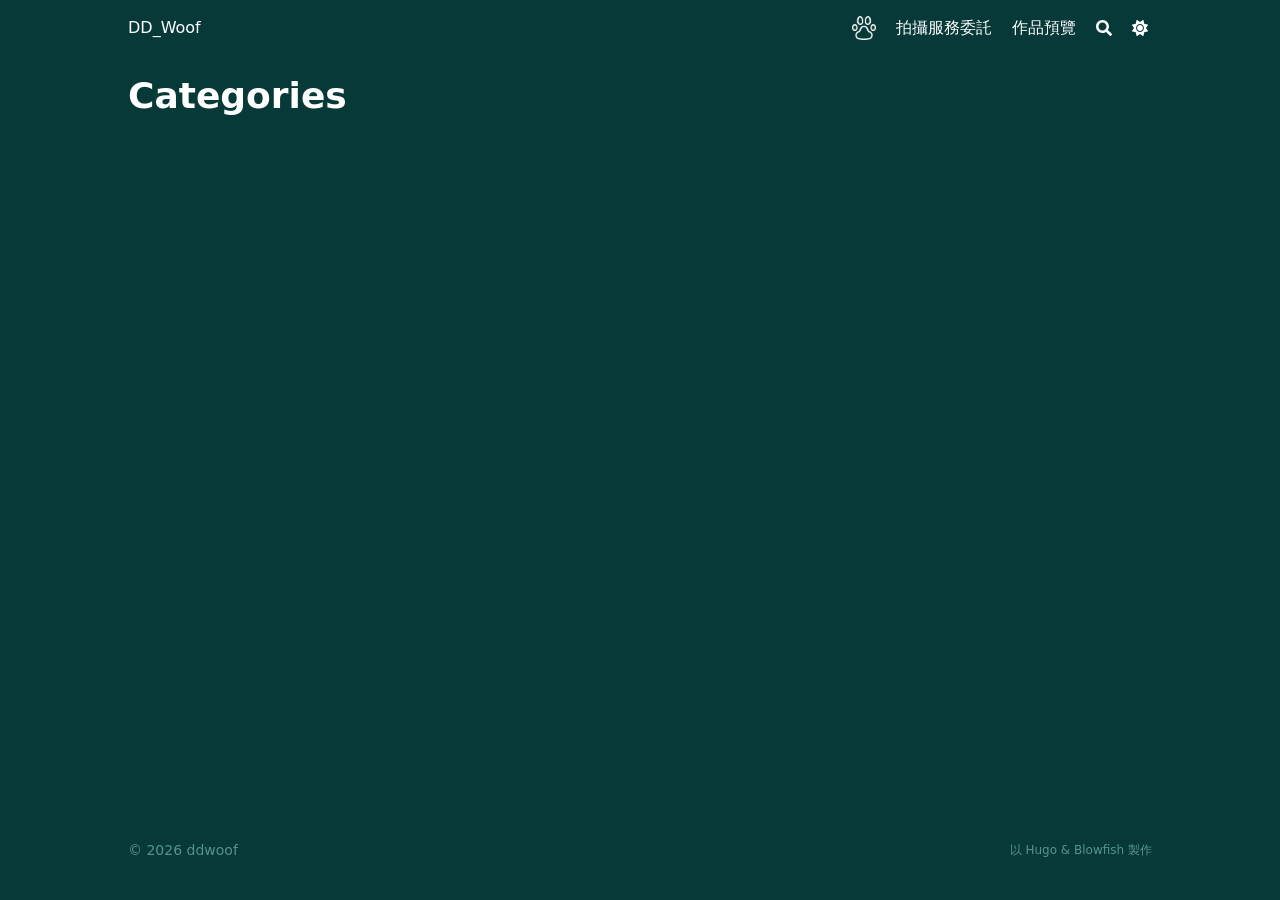
<file: categories/index.html>
<!doctype html>
<html
  lang="zh-tw"
  dir="ltr"
  class="scroll-smooth"
  data-default-appearance="dark"
  data-auto-appearance="true"><head>
  <meta charset="utf-8">
  
    <meta http-equiv="content-language" content="zh-tw">
  
  <meta name="viewport" content="width=device-width, initial-scale=1.0">
  <meta http-equiv="X-UA-Compatible" content="ie=edge">
  <meta name="theme-color">

  
  
    <title>Categories &middot; DD_Woof</title>
    <meta name="title" content="Categories &middot; DD_Woof">
  

  
  
  
  
  
  <link rel="canonical" href="/categories/">
  
    
      <link rel="alternate" type="application/rss+xml" href="/categories/index.xml" title="DD_Woof" />
  

  
  
    <meta name="author" content="ddwoof">
  
  
    
      
        
          <link href="https://x.com/DD_Woof" rel="me">
        
      
    
  

  
  <meta property="og:url" content="/categories/">
  <meta property="og:site_name" content="DD_Woof">
  <meta property="og:title" content="Categories">
  <meta property="og:locale" content="zh_tw">
  <meta property="og:type" content="website">

  
  <meta name="twitter:card" content="summary">
  <meta name="twitter:title" content="Categories">

  
  
  
  
    
      
    
  
    
      
    
  
    
      
    
  
  
    
  

  
  
  
  
  
  

  

  
  
  
  
  
  
  
    
  
  
    
  
  
  <link
    type="text/css"
    rel="stylesheet"
    href="/css/main.bundle.min.bacc5cdc9474db91ea3333a25206559b05ceb0ef3ecc49c3214e8da3e983f6aa9cc485924662123fd63597dafd530e8fc702d7a046bd52d2ac4388a769b3c79e.css"
    integrity="sha512-usxc3JR025HqMzOiUgZVmwXOsO8&#43;zEnDIU6No&#43;mD9qqcxIWSRmISP9Y1l9r9Uw6PxwLXoEa9UtKsQ4inabPHng==">

  
  
  <script
    type="text/javascript"
    src="/js/appearance.min.6f41174b3a05b680820fe08cadbfa5fb7a7ca347b76a0955cdc68b9d8aca1ce24f0547e138cea33bcc7904d551a90afcb1cc7f2d9fe8557075d501419046c08c.js"
    integrity="sha512-b0EXSzoFtoCCD&#43;CMrb&#43;l&#43;3p8o0e3aglVzcaLnYrKHOJPBUfhOM6jO8x5BNVRqQr8scx/LZ/oVXB11QFBkEbAjA=="></script>
  
  
  
  
  
  
    
    <script src="/lib/zoom/zoom.min.umd.a527109b68c082a70f3697716dd72a9d5aa8b545cf800cecbbc7399f2ca6f6e0ce3e431f2062b48bbfa47c9ea42822714060bef309be073f49b9c0e30d318d7b.js" integrity="sha512-pScQm2jAgqcPNpdxbdcqnVqotUXPgAzsu8c5nyym9uDOPkMfIGK0i7&#43;kfJ6kKCJxQGC&#43;8wm&#43;Bz9JucDjDTGNew=="></script>
  

  
  
  
    
  
  
    
  
  
  
  
  
  
    
    <script
      defer
      type="text/javascript"
      id="script-bundle"
      src="/js/main.bundle.min.858f7f82734cfae08d59fcf8d0eb186f01706a84e2f7d20d39edfd7bc8bed6166e02d5c65ecce1de82b1ac52d1e01d77bd1a82d19186fdae5fe6e12d867fcf68.js"
      integrity="sha512-hY9/gnNM&#43;uCNWfz40OsYbwFwaoTi99INOe39e8i&#43;1hZuAtXGXszh3oKxrFLR4B13vRqC0ZGG/a5f5uEthn/PaA=="
      data-copy="複製"
      data-copied="已複製"></script>
  

  
  
























  

  

  

  

  













  
  
    <link rel="apple-touch-icon" sizes="180x180" href="/apple-touch-icon.png">
    <link rel="icon" type="image/png" sizes="32x32" href="/favicon-32x32.png">
    <link rel="icon" type="image/png" sizes="16x16" href="/favicon-16x16.png">
    <link rel="manifest" href="/site.webmanifest">
  

  
  <script type="application/ld+json">
  [{
    "@context": "https://schema.org",
    "@type": "Article",
    "articleSection": "Categories",
    "name": "Categories",
    "headline": "Categories",
    
    "inLanguage": "zh-tw",
    "url" : "/categories/",
    "author" : {
      "@type": "Person",
      "name": "ddwoof"
    },
    
    
    
    
    
    
    
    
    "mainEntityOfPage": "true",
    "wordCount": "0"
  }]
  </script>



  
  
    




  

  
  

  
  

  
  
</head>


















  
  <body class="flex flex-col h-screen m-auto leading-7 max-w-7xl px-6 sm:px-14 md:px-24 lg:px-32 text-lg bg-neutral text-neutral-900 dark:bg-neutral-800 dark:text-neutral bf-scrollbar">
    <div id="the-top" class="absolute flex self-center">
      <a
        class="px-3 py-1 text-sm -translate-y-8 rounded-b-lg bg-primary-200 focus:translate-y-0 dark:bg-neutral-600"
        href="#main-content">
        <span class="font-bold text-primary-600 pe-2 dark:text-primary-400">&darr;</span>
        快轉到主要內容
      </a>
    </div>
    
    
      <div class="main-menu flex items-center w-full gap-2 p-1 pl-0">
  
    
    
  
  
    <a href="/" class="text-base font-medium truncate min-w-0 shrink">
      DD_Woof
    </a>
  
  <div class="flex items-center ms-auto">
    <div class="hidden md:flex">
      <nav class="flex items-center gap-x-5 h-12">
  
    
      
  
    <a
      href="/"
      
      class="flex items-center bf-icon-color-hover"
      aria-label="&lt;img src=&#39;/img/paw_icon.webp&#39; class=&#39;h-6 w-auto inline-block nozoom&#39; alt=&#39;Home&#39;&gt;"
      title="">
      
      
        <span class="text-base font-medium break-normal">
          <img src='/img/paw_icon.webp' class='h-6 w-auto inline-block nozoom' alt='Home'>
        </span>
      
    </a>
  

    
      
  
    <a
      href="/services/"
      
      class="flex items-center bf-icon-color-hover"
      aria-label="拍攝服務委託"
      title="2026 非商業攝影服務委託 🐶 📸">
      
      
        <span class="text-base font-medium break-normal">
          拍攝服務委託
        </span>
      
    </a>
  

    
      
  
    <a
      href="/portfolio/"
      
      class="flex items-center bf-icon-color-hover"
      aria-label="作品預覽"
      title="作品預覽 📷">
      
      
        <span class="text-base font-medium break-normal">
          作品預覽
        </span>
      
    </a>
  

    
  

  

  

  
    <button
      id="search-button"
      aria-label="Search"
      class="text-base bf-icon-color-hover"
      title="搜尋 (/)">
      <span class="relative block icon"><svg aria-hidden="true" focusable="false" data-prefix="fas" data-icon="search" class="svg-inline--fa fa-search fa-w-16" role="img" xmlns="http://www.w3.org/2000/svg" viewBox="0 0 512 512"><path fill="currentColor" d="M505 442.7L405.3 343c-4.5-4.5-10.6-7-17-7H372c27.6-35.3 44-79.7 44-128C416 93.1 322.9 0 208 0S0 93.1 0 208s93.1 208 208 208c48.3 0 92.7-16.4 128-44v16.3c0 6.4 2.5 12.5 7 17l99.7 99.7c9.4 9.4 24.6 9.4 33.9 0l28.3-28.3c9.4-9.4 9.4-24.6.1-34zM208 336c-70.7 0-128-57.2-128-128 0-70.7 57.2-128 128-128 70.7 0 128 57.2 128 128 0 70.7-57.2 128-128 128z"/></svg>
</span>
    </button>
  

  
    <div class="flex items-center">
      <button
        id="appearance-switcher"
        aria-label="Dark mode switcher"
        type="button"
        class="text-base bf-icon-color-hover">
        <div class="flex items-center justify-center dark:hidden">
          <span class="relative block icon"><svg xmlns="http://www.w3.org/2000/svg" viewBox="0 0 512 512"><path fill="currentColor" d="M32 256c0-123.8 100.3-224 223.8-224c11.36 0 29.7 1.668 40.9 3.746c9.616 1.777 11.75 14.63 3.279 19.44C245 86.5 211.2 144.6 211.2 207.8c0 109.7 99.71 193 208.3 172.3c9.561-1.805 16.28 9.324 10.11 16.95C387.9 448.6 324.8 480 255.8 480C132.1 480 32 379.6 32 256z"/></svg>
</span>
        </div>
        <div class="items-center justify-center hidden dark:flex">
          <span class="relative block icon"><svg xmlns="http://www.w3.org/2000/svg" viewBox="0 0 512 512"><path fill="currentColor" d="M256 159.1c-53.02 0-95.1 42.98-95.1 95.1S202.1 351.1 256 351.1s95.1-42.98 95.1-95.1S309 159.1 256 159.1zM509.3 347L446.1 255.1l63.15-91.01c6.332-9.125 1.104-21.74-9.826-23.72l-109-19.7l-19.7-109c-1.975-10.93-14.59-16.16-23.72-9.824L256 65.89L164.1 2.736c-9.125-6.332-21.74-1.107-23.72 9.824L121.6 121.6L12.56 141.3C1.633 143.2-3.596 155.9 2.736 164.1L65.89 256l-63.15 91.01c-6.332 9.125-1.105 21.74 9.824 23.72l109 19.7l19.7 109c1.975 10.93 14.59 16.16 23.72 9.824L256 446.1l91.01 63.15c9.127 6.334 21.75 1.107 23.72-9.822l19.7-109l109-19.7C510.4 368.8 515.6 356.1 509.3 347zM256 383.1c-70.69 0-127.1-57.31-127.1-127.1c0-70.69 57.31-127.1 127.1-127.1s127.1 57.3 127.1 127.1C383.1 326.7 326.7 383.1 256 383.1z"/></svg>
</span>
        </div>
      </button>
    </div>
  
</nav>



    </div>
    <div class="flex md:hidden">
      <div class="flex items-center h-14 gap-4">
  
    <button
      id="search-button-mobile"
      aria-label="Search"
      class="flex items-center justify-center bf-icon-color-hover"
      title="搜尋 (/)">
      <span class="relative block icon"><svg aria-hidden="true" focusable="false" data-prefix="fas" data-icon="search" class="svg-inline--fa fa-search fa-w-16" role="img" xmlns="http://www.w3.org/2000/svg" viewBox="0 0 512 512"><path fill="currentColor" d="M505 442.7L405.3 343c-4.5-4.5-10.6-7-17-7H372c27.6-35.3 44-79.7 44-128C416 93.1 322.9 0 208 0S0 93.1 0 208s93.1 208 208 208c48.3 0 92.7-16.4 128-44v16.3c0 6.4 2.5 12.5 7 17l99.7 99.7c9.4 9.4 24.6 9.4 33.9 0l28.3-28.3c9.4-9.4 9.4-24.6.1-34zM208 336c-70.7 0-128-57.2-128-128 0-70.7 57.2-128 128-128 70.7 0 128 57.2 128 128 0 70.7-57.2 128-128 128z"/></svg>
</span>
    </button>
  

  
    <button
      id="appearance-switcher-mobile"
      type="button"
      aria-label="Dark mode switcher"
      class="flex items-center justify-center text-neutral-900 hover:text-primary-600 dark:text-neutral-200 dark:hover:text-primary-400">
      <div class="dark:hidden">
        <span class="relative block icon"><svg xmlns="http://www.w3.org/2000/svg" viewBox="0 0 512 512"><path fill="currentColor" d="M32 256c0-123.8 100.3-224 223.8-224c11.36 0 29.7 1.668 40.9 3.746c9.616 1.777 11.75 14.63 3.279 19.44C245 86.5 211.2 144.6 211.2 207.8c0 109.7 99.71 193 208.3 172.3c9.561-1.805 16.28 9.324 10.11 16.95C387.9 448.6 324.8 480 255.8 480C132.1 480 32 379.6 32 256z"/></svg>
</span>
      </div>
      <div class="hidden dark:block">
        <span class="relative block icon"><svg xmlns="http://www.w3.org/2000/svg" viewBox="0 0 512 512"><path fill="currentColor" d="M256 159.1c-53.02 0-95.1 42.98-95.1 95.1S202.1 351.1 256 351.1s95.1-42.98 95.1-95.1S309 159.1 256 159.1zM509.3 347L446.1 255.1l63.15-91.01c6.332-9.125 1.104-21.74-9.826-23.72l-109-19.7l-19.7-109c-1.975-10.93-14.59-16.16-23.72-9.824L256 65.89L164.1 2.736c-9.125-6.332-21.74-1.107-23.72 9.824L121.6 121.6L12.56 141.3C1.633 143.2-3.596 155.9 2.736 164.1L65.89 256l-63.15 91.01c-6.332 9.125-1.105 21.74 9.824 23.72l109 19.7l19.7 109c1.975 10.93 14.59 16.16 23.72 9.824L256 446.1l91.01 63.15c9.127 6.334 21.75 1.107 23.72-9.822l19.7-109l109-19.7C510.4 368.8 515.6 356.1 509.3 347zM256 383.1c-70.69 0-127.1-57.31-127.1-127.1c0-70.69 57.31-127.1 127.1-127.1s127.1 57.3 127.1 127.1C383.1 326.7 326.7 383.1 256 383.1z"/></svg>
</span>
      </div>
    </button>
  

  
    <input type="checkbox" id="mobile-menu-toggle" autocomplete="off" class="hidden peer">
    <label for="mobile-menu-toggle" class="flex items-center justify-center cursor-pointer bf-icon-color-hover">
      <span class="relative block icon"><svg xmlns="http://www.w3.org/2000/svg" viewBox="0 0 448 512"><path fill="currentColor" d="M0 96C0 78.33 14.33 64 32 64H416C433.7 64 448 78.33 448 96C448 113.7 433.7 128 416 128H32C14.33 128 0 113.7 0 96zM0 256C0 238.3 14.33 224 32 224H416C433.7 224 448 238.3 448 256C448 273.7 433.7 288 416 288H32C14.33 288 0 273.7 0 256zM416 448H32C14.33 448 0 433.7 0 416C0 398.3 14.33 384 32 384H416C433.7 384 448 398.3 448 416C448 433.7 433.7 448 416 448z"/></svg>
</span>
    </label>

    <div
      role="dialog"
      aria-modal="true"
      style="scrollbar-gutter: stable;"
      class="fixed inset-0 z-50 invisible overflow-y-auto px-6 py-20 opacity-0 transition-[opacity,visibility] duration-300 peer-checked:visible peer-checked:opacity-100 bg-neutral-50/97 dark:bg-neutral-900/99
      bf-scrollbar">
      <label
        for="mobile-menu-toggle"
        class="fixed end-8 top-5 flex items-center justify-center z-50 h-12 w-12 cursor-pointer select-none rounded-full bf-icon-color-hover border bf-border-color bf-border-color-hover bg-neutral-50 dark:bg-neutral-900">
        <span class="relative block icon"><svg xmlns="http://www.w3.org/2000/svg" viewBox="0 0 320 512"><path fill="currentColor" d="M310.6 361.4c12.5 12.5 12.5 32.75 0 45.25C304.4 412.9 296.2 416 288 416s-16.38-3.125-22.62-9.375L160 301.3L54.63 406.6C48.38 412.9 40.19 416 32 416S15.63 412.9 9.375 406.6c-12.5-12.5-12.5-32.75 0-45.25l105.4-105.4L9.375 150.6c-12.5-12.5-12.5-32.75 0-45.25s32.75-12.5 45.25 0L160 210.8l105.4-105.4c12.5-12.5 32.75-12.5 45.25 0s12.5 32.75 0 45.25l-105.4 105.4L310.6 361.4z"/></svg>
</span>
      </label>
      <nav class="mx-auto max-w-md space-y-6">
        
  
    
    <div class="px-2">
      <a
        href="/"
        aria-label="&lt;img src=&#39;/img/paw_icon.webp&#39; class=&#39;h-6 w-auto inline-block nozoom&#39; alt=&#39;Home&#39;&gt;"
        
        class="flex items-center gap-4 group bf-icon-color-hover text-neutral-700 dark:text-neutral-200">
        
        <span title="" class="text-2xl font-bold tracking-tight">
          <img src='/img/paw_icon.webp' class='h-6 w-auto inline-block nozoom' alt='Home'>
        </span>
        
      </a>

      
    </div>
  
    
    <div class="px-2">
      <a
        href="/services/"
        aria-label="拍攝服務委託"
        
        class="flex items-center gap-4 group bf-icon-color-hover text-neutral-700 dark:text-neutral-200">
        
        <span title="2026 非商業攝影服務委託 🐶 📸" class="text-2xl font-bold tracking-tight">
          拍攝服務委託
        </span>
        
      </a>

      
    </div>
  
    
    <div class="px-2">
      <a
        href="/portfolio/"
        aria-label="作品預覽"
        
        class="flex items-center gap-4 group bf-icon-color-hover text-neutral-700 dark:text-neutral-200">
        
        <span title="作品預覽 📷" class="text-2xl font-bold tracking-tight">
          作品預覽
        </span>
        
      </a>

      
    </div>
  

        
  

        
  

      </nav>
    </div>
  
</div>







    </div>
  </div>
</div>





    
    <div class="relative flex flex-col grow">
      <main id="main-content" class="grow">
        
  
  
  <header class="mt-5">
    
    <h1 class="mt-5 text-4xl font-extrabold text-neutral-900 dark:text-neutral">Categories</h1>
    <div class="mt-1 mb-2 text-base text-neutral-500 dark:text-neutral-400 print:hidden">
      





  
  



  

  

  

  

  


  <div class="flex flex-row flex-wrap items-center">
    
    
  </div>


    </div>
  </header>
  

  

    <section class="flex flex-wrap max-w-prose -mx-2 overflow-hidden">
      
    </section>
  

        


  






<div
  id="scroll-to-top"
  class="fixed bottom-6 end-6 z-50 transform translate-y-4 opacity-0 duration-200">
  <a
    href="#the-top"
    class="pointer-events-auto flex h-12 w-12 items-center justify-center rounded-full bg-neutral/50 text-xl text-neutral-700 hover:text-primary-600 dark:bg-neutral-800/50 dark:text-neutral dark:hover:text-primary-400"
    aria-label="捲動到頁頂"
    title="捲動到頁頂">
    &uarr;
  </a>
</div>

      </main><footer id="site-footer" class="py-10 print:hidden">
  
  
    
  
  <div class="flex items-center justify-between">
    
    
      <p class="text-sm text-neutral-500 dark:text-neutral-400">
          &copy;
          2026
          ddwoof
      </p>
    

    
    
      <p class="text-xs text-neutral-500 dark:text-neutral-400">
        
        
        以 <a class="hover:underline hover:decoration-primary-400 hover:text-primary-500"
          href="https://gohugo.io/" target="_blank" rel="noopener noreferrer">Hugo</a> &amp; <a class="hover:underline hover:decoration-primary-400 hover:text-primary-500"
          href="https://blowfish.page/" target="_blank" rel="noopener noreferrer">Blowfish</a> 製作
      </p>
    
  </div>
  
    <script>
      mediumZoom(document.querySelectorAll("img:not(.nozoom)"), {
        margin: 24,
        background: "rgba(0,0,0,0.5)",
        scrollOffset: 0,
      });
    </script>
  
  
  
</footer>
<div
  id="search-wrapper"
  class="invisible fixed inset-0 flex h-screen w-screen cursor-default flex-col bg-neutral-500/50 p-4 backdrop-blur-sm dark:bg-neutral-900/50 sm:p-6 md:p-[10vh] lg:p-[12vh] z-500"
  data-url="/">
  <div
    id="search-modal"
    class="flex flex-col w-full max-w-3xl min-h-0 mx-auto border rounded-md shadow-lg top-20 border-neutral-200 bg-neutral dark:border-neutral-700 dark:bg-neutral-800">
    <header class="relative z-10 flex items-center justify-between flex-none px-2">
      <form class="flex items-center flex-auto min-w-0">
        <div class="flex items-center justify-center w-8 h-8 text-neutral-400">
          <span class="relative block icon"><svg aria-hidden="true" focusable="false" data-prefix="fas" data-icon="search" class="svg-inline--fa fa-search fa-w-16" role="img" xmlns="http://www.w3.org/2000/svg" viewBox="0 0 512 512"><path fill="currentColor" d="M505 442.7L405.3 343c-4.5-4.5-10.6-7-17-7H372c27.6-35.3 44-79.7 44-128C416 93.1 322.9 0 208 0S0 93.1 0 208s93.1 208 208 208c48.3 0 92.7-16.4 128-44v16.3c0 6.4 2.5 12.5 7 17l99.7 99.7c9.4 9.4 24.6 9.4 33.9 0l28.3-28.3c9.4-9.4 9.4-24.6.1-34zM208 336c-70.7 0-128-57.2-128-128 0-70.7 57.2-128 128-128 70.7 0 128 57.2 128 128 0 70.7-57.2 128-128 128z"/></svg>
</span>
        </div>
        <input
          type="search"
          id="search-query"
          class="flex flex-auto h-12 mx-1 bg-transparent appearance-none focus:outline-dotted focus:outline-2 focus:outline-transparent"
          placeholder="搜尋"
          tabindex="0">
      </form>
      <button
        id="close-search-button"
        class="flex items-center justify-center w-8 h-8 text-neutral-700 hover:text-primary-600 dark:text-neutral dark:hover:text-primary-400"
        title="關閉 (Esc)">
        <span class="relative block icon"><svg xmlns="http://www.w3.org/2000/svg" viewBox="0 0 320 512"><path fill="currentColor" d="M310.6 361.4c12.5 12.5 12.5 32.75 0 45.25C304.4 412.9 296.2 416 288 416s-16.38-3.125-22.62-9.375L160 301.3L54.63 406.6C48.38 412.9 40.19 416 32 416S15.63 412.9 9.375 406.6c-12.5-12.5-12.5-32.75 0-45.25l105.4-105.4L9.375 150.6c-12.5-12.5-12.5-32.75 0-45.25s32.75-12.5 45.25 0L160 210.8l105.4-105.4c12.5-12.5 32.75-12.5 45.25 0s12.5 32.75 0 45.25l-105.4 105.4L310.6 361.4z"/></svg>
</span>
      </button>
    </header>
    <section class="flex-auto px-2 overflow-auto">
      <ul id="search-results">
        
      </ul>
    </section>
  </div>
</div>

    </div>
  </body>
  
</html>
</file>
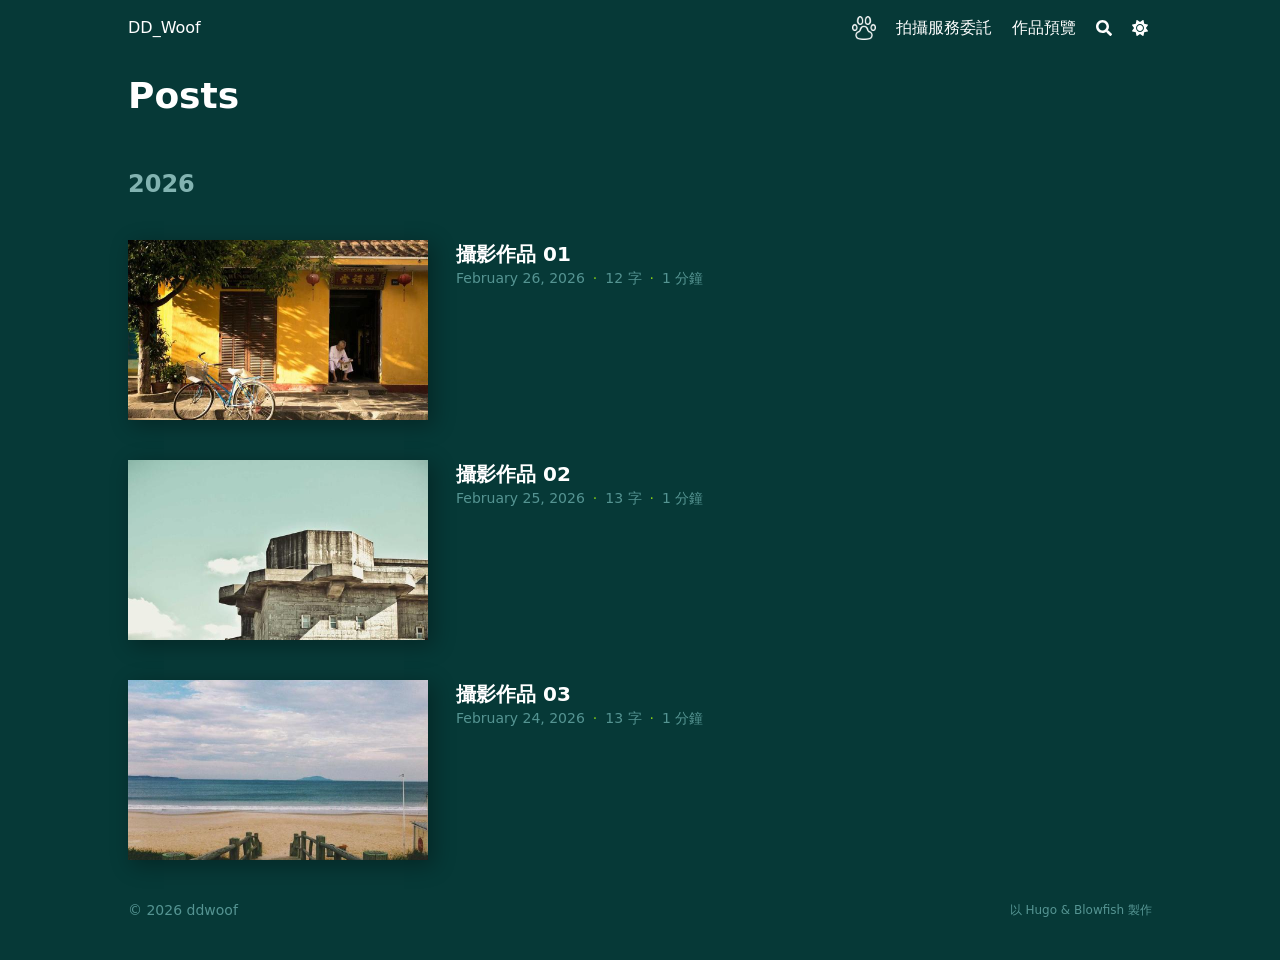
<file: posts/index.html>
<!doctype html>
<html
  lang="zh-tw"
  dir="ltr"
  class="scroll-smooth"
  data-default-appearance="dark"
  data-auto-appearance="true"><head>
  <meta charset="utf-8">
  
    <meta http-equiv="content-language" content="zh-tw">
  
  <meta name="viewport" content="width=device-width, initial-scale=1.0">
  <meta http-equiv="X-UA-Compatible" content="ie=edge">
  <meta name="theme-color">

  
  
    <title>Posts &middot; DD_Woof</title>
    <meta name="title" content="Posts &middot; DD_Woof">
  

  
  
  
  
  
  <link rel="canonical" href="/posts/">
  
    
      <link rel="alternate" type="application/rss+xml" href="/posts/index.xml" title="DD_Woof" />
  

  
  
    <meta name="author" content="ddwoof">
  
  
    
      
        
          <link href="https://x.com/DD_Woof" rel="me">
        
      
    
  

  
  <meta property="og:url" content="/posts/">
  <meta property="og:site_name" content="DD_Woof">
  <meta property="og:title" content="Posts">
  <meta property="og:locale" content="zh_tw">
  <meta property="og:type" content="website">

  
  <meta name="twitter:card" content="summary">
  <meta name="twitter:title" content="Posts">

  
  
  
  
    
      
    
  
    
      
    
  
    
      
    
  
  
    
  

  
  
  
  
  
  

  

  
  
  
  
  
  
  
    
  
  
    
  
  
  <link
    type="text/css"
    rel="stylesheet"
    href="/css/main.bundle.min.bacc5cdc9474db91ea3333a25206559b05ceb0ef3ecc49c3214e8da3e983f6aa9cc485924662123fd63597dafd530e8fc702d7a046bd52d2ac4388a769b3c79e.css"
    integrity="sha512-usxc3JR025HqMzOiUgZVmwXOsO8&#43;zEnDIU6No&#43;mD9qqcxIWSRmISP9Y1l9r9Uw6PxwLXoEa9UtKsQ4inabPHng==">

  
  
  <script
    type="text/javascript"
    src="/js/appearance.min.6f41174b3a05b680820fe08cadbfa5fb7a7ca347b76a0955cdc68b9d8aca1ce24f0547e138cea33bcc7904d551a90afcb1cc7f2d9fe8557075d501419046c08c.js"
    integrity="sha512-b0EXSzoFtoCCD&#43;CMrb&#43;l&#43;3p8o0e3aglVzcaLnYrKHOJPBUfhOM6jO8x5BNVRqQr8scx/LZ/oVXB11QFBkEbAjA=="></script>
  
  
  
  
  
  
    
    <script src="/lib/zoom/zoom.min.umd.a527109b68c082a70f3697716dd72a9d5aa8b545cf800cecbbc7399f2ca6f6e0ce3e431f2062b48bbfa47c9ea42822714060bef309be073f49b9c0e30d318d7b.js" integrity="sha512-pScQm2jAgqcPNpdxbdcqnVqotUXPgAzsu8c5nyym9uDOPkMfIGK0i7&#43;kfJ6kKCJxQGC&#43;8wm&#43;Bz9JucDjDTGNew=="></script>
  

  
  
  
    
  
  
    
  
  
  
  
  
  
    
    <script
      defer
      type="text/javascript"
      id="script-bundle"
      src="/js/main.bundle.min.858f7f82734cfae08d59fcf8d0eb186f01706a84e2f7d20d39edfd7bc8bed6166e02d5c65ecce1de82b1ac52d1e01d77bd1a82d19186fdae5fe6e12d867fcf68.js"
      integrity="sha512-hY9/gnNM&#43;uCNWfz40OsYbwFwaoTi99INOe39e8i&#43;1hZuAtXGXszh3oKxrFLR4B13vRqC0ZGG/a5f5uEthn/PaA=="
      data-copy="複製"
      data-copied="已複製"></script>
  

  
  
























  

  

  

  

  













  
  
    <link rel="apple-touch-icon" sizes="180x180" href="/apple-touch-icon.png">
    <link rel="icon" type="image/png" sizes="32x32" href="/favicon-32x32.png">
    <link rel="icon" type="image/png" sizes="16x16" href="/favicon-16x16.png">
    <link rel="manifest" href="/site.webmanifest">
  

  
  <script type="application/ld+json">
  [{
    "@context": "https://schema.org",
    "@type": "Article",
    "articleSection": "Posts",
    "name": "Posts",
    "headline": "Posts",
    
    "inLanguage": "zh-tw",
    "url" : "/posts/",
    "author" : {
      "@type": "Person",
      "name": "ddwoof"
    },
    "copyrightYear": "2026",
    "dateCreated": "2026-02-26T00:00:00\u002b00:00",
    "datePublished": "2026-02-26T00:00:00\u002b00:00",
    
    "dateModified": "2026-02-26T00:00:00\u002b00:00",
    
    
    
    "mainEntityOfPage": "true",
    "wordCount": "0"
  }]
  </script>



  
  
    




  

  
  

  
  

  
  
</head>


















  
  <body class="flex flex-col h-screen m-auto leading-7 max-w-7xl px-6 sm:px-14 md:px-24 lg:px-32 text-lg bg-neutral text-neutral-900 dark:bg-neutral-800 dark:text-neutral bf-scrollbar">
    <div id="the-top" class="absolute flex self-center">
      <a
        class="px-3 py-1 text-sm -translate-y-8 rounded-b-lg bg-primary-200 focus:translate-y-0 dark:bg-neutral-600"
        href="#main-content">
        <span class="font-bold text-primary-600 pe-2 dark:text-primary-400">&darr;</span>
        快轉到主要內容
      </a>
    </div>
    
    
      <div class="main-menu flex items-center w-full gap-2 p-1 pl-0">
  
    
    
  
  
    <a href="/" class="text-base font-medium truncate min-w-0 shrink">
      DD_Woof
    </a>
  
  <div class="flex items-center ms-auto">
    <div class="hidden md:flex">
      <nav class="flex items-center gap-x-5 h-12">
  
    
      
  
    <a
      href="/"
      
      class="flex items-center bf-icon-color-hover"
      aria-label="&lt;img src=&#39;/img/paw_icon.webp&#39; class=&#39;h-6 w-auto inline-block nozoom&#39; alt=&#39;Home&#39;&gt;"
      title="">
      
      
        <span class="text-base font-medium break-normal">
          <img src='/img/paw_icon.webp' class='h-6 w-auto inline-block nozoom' alt='Home'>
        </span>
      
    </a>
  

    
      
  
    <a
      href="/services/"
      
      class="flex items-center bf-icon-color-hover"
      aria-label="拍攝服務委託"
      title="2026 非商業攝影服務委託 🐶 📸">
      
      
        <span class="text-base font-medium break-normal">
          拍攝服務委託
        </span>
      
    </a>
  

    
      
  
    <a
      href="/portfolio/"
      
      class="flex items-center bf-icon-color-hover"
      aria-label="作品預覽"
      title="作品預覽 📷">
      
      
        <span class="text-base font-medium break-normal">
          作品預覽
        </span>
      
    </a>
  

    
  

  

  

  
    <button
      id="search-button"
      aria-label="Search"
      class="text-base bf-icon-color-hover"
      title="搜尋 (/)">
      <span class="relative block icon"><svg aria-hidden="true" focusable="false" data-prefix="fas" data-icon="search" class="svg-inline--fa fa-search fa-w-16" role="img" xmlns="http://www.w3.org/2000/svg" viewBox="0 0 512 512"><path fill="currentColor" d="M505 442.7L405.3 343c-4.5-4.5-10.6-7-17-7H372c27.6-35.3 44-79.7 44-128C416 93.1 322.9 0 208 0S0 93.1 0 208s93.1 208 208 208c48.3 0 92.7-16.4 128-44v16.3c0 6.4 2.5 12.5 7 17l99.7 99.7c9.4 9.4 24.6 9.4 33.9 0l28.3-28.3c9.4-9.4 9.4-24.6.1-34zM208 336c-70.7 0-128-57.2-128-128 0-70.7 57.2-128 128-128 70.7 0 128 57.2 128 128 0 70.7-57.2 128-128 128z"/></svg>
</span>
    </button>
  

  
    <div class="flex items-center">
      <button
        id="appearance-switcher"
        aria-label="Dark mode switcher"
        type="button"
        class="text-base bf-icon-color-hover">
        <div class="flex items-center justify-center dark:hidden">
          <span class="relative block icon"><svg xmlns="http://www.w3.org/2000/svg" viewBox="0 0 512 512"><path fill="currentColor" d="M32 256c0-123.8 100.3-224 223.8-224c11.36 0 29.7 1.668 40.9 3.746c9.616 1.777 11.75 14.63 3.279 19.44C245 86.5 211.2 144.6 211.2 207.8c0 109.7 99.71 193 208.3 172.3c9.561-1.805 16.28 9.324 10.11 16.95C387.9 448.6 324.8 480 255.8 480C132.1 480 32 379.6 32 256z"/></svg>
</span>
        </div>
        <div class="items-center justify-center hidden dark:flex">
          <span class="relative block icon"><svg xmlns="http://www.w3.org/2000/svg" viewBox="0 0 512 512"><path fill="currentColor" d="M256 159.1c-53.02 0-95.1 42.98-95.1 95.1S202.1 351.1 256 351.1s95.1-42.98 95.1-95.1S309 159.1 256 159.1zM509.3 347L446.1 255.1l63.15-91.01c6.332-9.125 1.104-21.74-9.826-23.72l-109-19.7l-19.7-109c-1.975-10.93-14.59-16.16-23.72-9.824L256 65.89L164.1 2.736c-9.125-6.332-21.74-1.107-23.72 9.824L121.6 121.6L12.56 141.3C1.633 143.2-3.596 155.9 2.736 164.1L65.89 256l-63.15 91.01c-6.332 9.125-1.105 21.74 9.824 23.72l109 19.7l19.7 109c1.975 10.93 14.59 16.16 23.72 9.824L256 446.1l91.01 63.15c9.127 6.334 21.75 1.107 23.72-9.822l19.7-109l109-19.7C510.4 368.8 515.6 356.1 509.3 347zM256 383.1c-70.69 0-127.1-57.31-127.1-127.1c0-70.69 57.31-127.1 127.1-127.1s127.1 57.3 127.1 127.1C383.1 326.7 326.7 383.1 256 383.1z"/></svg>
</span>
        </div>
      </button>
    </div>
  
</nav>



    </div>
    <div class="flex md:hidden">
      <div class="flex items-center h-14 gap-4">
  
    <button
      id="search-button-mobile"
      aria-label="Search"
      class="flex items-center justify-center bf-icon-color-hover"
      title="搜尋 (/)">
      <span class="relative block icon"><svg aria-hidden="true" focusable="false" data-prefix="fas" data-icon="search" class="svg-inline--fa fa-search fa-w-16" role="img" xmlns="http://www.w3.org/2000/svg" viewBox="0 0 512 512"><path fill="currentColor" d="M505 442.7L405.3 343c-4.5-4.5-10.6-7-17-7H372c27.6-35.3 44-79.7 44-128C416 93.1 322.9 0 208 0S0 93.1 0 208s93.1 208 208 208c48.3 0 92.7-16.4 128-44v16.3c0 6.4 2.5 12.5 7 17l99.7 99.7c9.4 9.4 24.6 9.4 33.9 0l28.3-28.3c9.4-9.4 9.4-24.6.1-34zM208 336c-70.7 0-128-57.2-128-128 0-70.7 57.2-128 128-128 70.7 0 128 57.2 128 128 0 70.7-57.2 128-128 128z"/></svg>
</span>
    </button>
  

  
    <button
      id="appearance-switcher-mobile"
      type="button"
      aria-label="Dark mode switcher"
      class="flex items-center justify-center text-neutral-900 hover:text-primary-600 dark:text-neutral-200 dark:hover:text-primary-400">
      <div class="dark:hidden">
        <span class="relative block icon"><svg xmlns="http://www.w3.org/2000/svg" viewBox="0 0 512 512"><path fill="currentColor" d="M32 256c0-123.8 100.3-224 223.8-224c11.36 0 29.7 1.668 40.9 3.746c9.616 1.777 11.75 14.63 3.279 19.44C245 86.5 211.2 144.6 211.2 207.8c0 109.7 99.71 193 208.3 172.3c9.561-1.805 16.28 9.324 10.11 16.95C387.9 448.6 324.8 480 255.8 480C132.1 480 32 379.6 32 256z"/></svg>
</span>
      </div>
      <div class="hidden dark:block">
        <span class="relative block icon"><svg xmlns="http://www.w3.org/2000/svg" viewBox="0 0 512 512"><path fill="currentColor" d="M256 159.1c-53.02 0-95.1 42.98-95.1 95.1S202.1 351.1 256 351.1s95.1-42.98 95.1-95.1S309 159.1 256 159.1zM509.3 347L446.1 255.1l63.15-91.01c6.332-9.125 1.104-21.74-9.826-23.72l-109-19.7l-19.7-109c-1.975-10.93-14.59-16.16-23.72-9.824L256 65.89L164.1 2.736c-9.125-6.332-21.74-1.107-23.72 9.824L121.6 121.6L12.56 141.3C1.633 143.2-3.596 155.9 2.736 164.1L65.89 256l-63.15 91.01c-6.332 9.125-1.105 21.74 9.824 23.72l109 19.7l19.7 109c1.975 10.93 14.59 16.16 23.72 9.824L256 446.1l91.01 63.15c9.127 6.334 21.75 1.107 23.72-9.822l19.7-109l109-19.7C510.4 368.8 515.6 356.1 509.3 347zM256 383.1c-70.69 0-127.1-57.31-127.1-127.1c0-70.69 57.31-127.1 127.1-127.1s127.1 57.3 127.1 127.1C383.1 326.7 326.7 383.1 256 383.1z"/></svg>
</span>
      </div>
    </button>
  

  
    <input type="checkbox" id="mobile-menu-toggle" autocomplete="off" class="hidden peer">
    <label for="mobile-menu-toggle" class="flex items-center justify-center cursor-pointer bf-icon-color-hover">
      <span class="relative block icon"><svg xmlns="http://www.w3.org/2000/svg" viewBox="0 0 448 512"><path fill="currentColor" d="M0 96C0 78.33 14.33 64 32 64H416C433.7 64 448 78.33 448 96C448 113.7 433.7 128 416 128H32C14.33 128 0 113.7 0 96zM0 256C0 238.3 14.33 224 32 224H416C433.7 224 448 238.3 448 256C448 273.7 433.7 288 416 288H32C14.33 288 0 273.7 0 256zM416 448H32C14.33 448 0 433.7 0 416C0 398.3 14.33 384 32 384H416C433.7 384 448 398.3 448 416C448 433.7 433.7 448 416 448z"/></svg>
</span>
    </label>

    <div
      role="dialog"
      aria-modal="true"
      style="scrollbar-gutter: stable;"
      class="fixed inset-0 z-50 invisible overflow-y-auto px-6 py-20 opacity-0 transition-[opacity,visibility] duration-300 peer-checked:visible peer-checked:opacity-100 bg-neutral-50/97 dark:bg-neutral-900/99
      bf-scrollbar">
      <label
        for="mobile-menu-toggle"
        class="fixed end-8 top-5 flex items-center justify-center z-50 h-12 w-12 cursor-pointer select-none rounded-full bf-icon-color-hover border bf-border-color bf-border-color-hover bg-neutral-50 dark:bg-neutral-900">
        <span class="relative block icon"><svg xmlns="http://www.w3.org/2000/svg" viewBox="0 0 320 512"><path fill="currentColor" d="M310.6 361.4c12.5 12.5 12.5 32.75 0 45.25C304.4 412.9 296.2 416 288 416s-16.38-3.125-22.62-9.375L160 301.3L54.63 406.6C48.38 412.9 40.19 416 32 416S15.63 412.9 9.375 406.6c-12.5-12.5-12.5-32.75 0-45.25l105.4-105.4L9.375 150.6c-12.5-12.5-12.5-32.75 0-45.25s32.75-12.5 45.25 0L160 210.8l105.4-105.4c12.5-12.5 32.75-12.5 45.25 0s12.5 32.75 0 45.25l-105.4 105.4L310.6 361.4z"/></svg>
</span>
      </label>
      <nav class="mx-auto max-w-md space-y-6">
        
  
    
    <div class="px-2">
      <a
        href="/"
        aria-label="&lt;img src=&#39;/img/paw_icon.webp&#39; class=&#39;h-6 w-auto inline-block nozoom&#39; alt=&#39;Home&#39;&gt;"
        
        class="flex items-center gap-4 group bf-icon-color-hover text-neutral-700 dark:text-neutral-200">
        
        <span title="" class="text-2xl font-bold tracking-tight">
          <img src='/img/paw_icon.webp' class='h-6 w-auto inline-block nozoom' alt='Home'>
        </span>
        
      </a>

      
    </div>
  
    
    <div class="px-2">
      <a
        href="/services/"
        aria-label="拍攝服務委託"
        
        class="flex items-center gap-4 group bf-icon-color-hover text-neutral-700 dark:text-neutral-200">
        
        <span title="2026 非商業攝影服務委託 🐶 📸" class="text-2xl font-bold tracking-tight">
          拍攝服務委託
        </span>
        
      </a>

      
    </div>
  
    
    <div class="px-2">
      <a
        href="/portfolio/"
        aria-label="作品預覽"
        
        class="flex items-center gap-4 group bf-icon-color-hover text-neutral-700 dark:text-neutral-200">
        
        <span title="作品預覽 📷" class="text-2xl font-bold tracking-tight">
          作品預覽
        </span>
        
      </a>

      
    </div>
  

        
  

        
  

      </nav>
    </div>
  
</div>







    </div>
  </div>
</div>





    
    <div class="relative flex flex-col grow">
      <main id="main-content" class="grow">
        
  
  
  

  
  

  
  <header>
    
    <h1 class="mt-5 text-4xl font-extrabold text-neutral-900 dark:text-neutral">Posts</h1>
    <div class="mt-1 mb-2 text-base text-neutral-500 dark:text-neutral-400 print:hidden">
      





  
  



  

  

  

  

  


  <div class="flex flex-row flex-wrap items-center">
    
    
  </div>


    </div>
  </header>

  
  
  
  <section class="mt-0 prose flex max-w-full flex-col dark:prose-invert lg:flex-row mb-10">
    
    <div class="min-w-0 min-h-0 max-w-prose w-full">
      
    </div>
  </section>

  
  
    
    
    
    
    

    
      <section class="space-y-10 w-full">
        
          
            
              <h2 class="mt-12 text-2xl font-bold text-neutral-700 first:mt-8 dark:text-neutral-300">
                2026
              </h2>
            
            
              








  
  
  








  
  
    

    
    
      
      
        
      
        
      
        
      
    

    
    

    
    
      
        
        
          
        
      
    
  



<article class="article-link--simple flex flex-col md:flex-row relative">
  
    <div class="flex-none relative overflow-hidden  thumbnail-shadow md:mr-7 thumbnail">
      <img
        src="/posts/photo-1/feature_hu_15c67c49b705feab.jpg"
        role="presentation"
        loading="lazy"
        decoding="async"
        class="not-prose absolute inset-0 w-full h-full object-cover">
    </div>
  
  <div class=" mt-3 md:mt-0">
    <header class="items-center text-start text-xl font-semibold">
      <a
        
          href="/posts/photo-1/"
        
        class="not-prose before:absolute before:inset-0 decoration-primary-500 dark:text-neutral text-xl font-bold text-neutral-800 hover:underline hover:underline-offset-2">
        <h2>
          攝影作品 01
          
        </h2>
      </a>
      
      
    </header>
    <div class="text-sm text-neutral-500 dark:text-neutral-400">
      







  

  
  
  
    
  

  

  
    
  

  

  
    
  

  
    
  

  

  

  

  

  


  <div class="flex flex-row flex-wrap items-center">
    
    
      <time datetime="2026-02-26T00:00:00&#43;00:00">February 26, 2026</time><span class="px-2 text-primary-500">&middot;</span><span>12 字</span><span class="px-2 text-primary-500">&middot;</span><span title="預計閱讀時間">1 分鐘</span>
    

    
    
  </div>

  

  
  

  
  



    </div>
    
  </div>
  <div class="px-6 pt-4 pb-2"></div>
</article>

            
              








  
  
  








  
  
    

    
    
      
      
        
      
        
      
        
      
    

    
    

    
    
      
        
        
          
        
      
    
  



<article class="article-link--simple flex flex-col md:flex-row relative">
  
    <div class="flex-none relative overflow-hidden  thumbnail-shadow md:mr-7 thumbnail">
      <img
        src="/posts/photo-2/feature_hu_b31a9b00617c7a7d.jpg"
        role="presentation"
        loading="lazy"
        decoding="async"
        class="not-prose absolute inset-0 w-full h-full object-cover">
    </div>
  
  <div class=" mt-3 md:mt-0">
    <header class="items-center text-start text-xl font-semibold">
      <a
        
          href="/posts/photo-2/"
        
        class="not-prose before:absolute before:inset-0 decoration-primary-500 dark:text-neutral text-xl font-bold text-neutral-800 hover:underline hover:underline-offset-2">
        <h2>
          攝影作品 02
          
        </h2>
      </a>
      
      
    </header>
    <div class="text-sm text-neutral-500 dark:text-neutral-400">
      







  

  
  
  
    
  

  

  
    
  

  

  
    
  

  
    
  

  

  

  

  

  


  <div class="flex flex-row flex-wrap items-center">
    
    
      <time datetime="2026-02-25T00:00:00&#43;00:00">February 25, 2026</time><span class="px-2 text-primary-500">&middot;</span><span>13 字</span><span class="px-2 text-primary-500">&middot;</span><span title="預計閱讀時間">1 分鐘</span>
    

    
    
  </div>

  

  
  

  
  



    </div>
    
  </div>
  <div class="px-6 pt-4 pb-2"></div>
</article>

            
              








  
  
  








  
  
    

    
    
      
      
        
      
        
      
        
      
    

    
    

    
    
      
        
        
          
        
      
    
  



<article class="article-link--simple flex flex-col md:flex-row relative">
  
    <div class="flex-none relative overflow-hidden  thumbnail-shadow md:mr-7 thumbnail">
      <img
        src="/posts/photo-3/feature_hu_984aae1cc95b672.jpg"
        role="presentation"
        loading="lazy"
        decoding="async"
        class="not-prose absolute inset-0 w-full h-full object-cover">
    </div>
  
  <div class=" mt-3 md:mt-0">
    <header class="items-center text-start text-xl font-semibold">
      <a
        
          href="/posts/photo-3/"
        
        class="not-prose before:absolute before:inset-0 decoration-primary-500 dark:text-neutral text-xl font-bold text-neutral-800 hover:underline hover:underline-offset-2">
        <h2>
          攝影作品 03
          
        </h2>
      </a>
      
      
    </header>
    <div class="text-sm text-neutral-500 dark:text-neutral-400">
      







  

  
  
  
    
  

  

  
    
  

  

  
    
  

  
    
  

  

  

  

  

  


  <div class="flex flex-row flex-wrap items-center">
    
    
      <time datetime="2026-02-24T00:00:00&#43;00:00">February 24, 2026</time><span class="px-2 text-primary-500">&middot;</span><span>13 字</span><span class="px-2 text-primary-500">&middot;</span><span title="預計閱讀時間">1 分鐘</span>
    

    
    
  </div>

  

  
  

  
  



    </div>
    
  </div>
  <div class="px-6 pt-4 pb-2"></div>
</article>

            
          
        
      </section>
    
    
  
  
  

        


  






<div
  id="scroll-to-top"
  class="fixed bottom-6 end-6 z-50 transform translate-y-4 opacity-0 duration-200">
  <a
    href="#the-top"
    class="pointer-events-auto flex h-12 w-12 items-center justify-center rounded-full bg-neutral/50 text-xl text-neutral-700 hover:text-primary-600 dark:bg-neutral-800/50 dark:text-neutral dark:hover:text-primary-400"
    aria-label="捲動到頁頂"
    title="捲動到頁頂">
    &uarr;
  </a>
</div>

      </main><footer id="site-footer" class="py-10 print:hidden">
  
  
    
  
  <div class="flex items-center justify-between">
    
    
      <p class="text-sm text-neutral-500 dark:text-neutral-400">
          &copy;
          2026
          ddwoof
      </p>
    

    
    
      <p class="text-xs text-neutral-500 dark:text-neutral-400">
        
        
        以 <a class="hover:underline hover:decoration-primary-400 hover:text-primary-500"
          href="https://gohugo.io/" target="_blank" rel="noopener noreferrer">Hugo</a> &amp; <a class="hover:underline hover:decoration-primary-400 hover:text-primary-500"
          href="https://blowfish.page/" target="_blank" rel="noopener noreferrer">Blowfish</a> 製作
      </p>
    
  </div>
  
    <script>
      mediumZoom(document.querySelectorAll("img:not(.nozoom)"), {
        margin: 24,
        background: "rgba(0,0,0,0.5)",
        scrollOffset: 0,
      });
    </script>
  
  
  
</footer>
<div
  id="search-wrapper"
  class="invisible fixed inset-0 flex h-screen w-screen cursor-default flex-col bg-neutral-500/50 p-4 backdrop-blur-sm dark:bg-neutral-900/50 sm:p-6 md:p-[10vh] lg:p-[12vh] z-500"
  data-url="/">
  <div
    id="search-modal"
    class="flex flex-col w-full max-w-3xl min-h-0 mx-auto border rounded-md shadow-lg top-20 border-neutral-200 bg-neutral dark:border-neutral-700 dark:bg-neutral-800">
    <header class="relative z-10 flex items-center justify-between flex-none px-2">
      <form class="flex items-center flex-auto min-w-0">
        <div class="flex items-center justify-center w-8 h-8 text-neutral-400">
          <span class="relative block icon"><svg aria-hidden="true" focusable="false" data-prefix="fas" data-icon="search" class="svg-inline--fa fa-search fa-w-16" role="img" xmlns="http://www.w3.org/2000/svg" viewBox="0 0 512 512"><path fill="currentColor" d="M505 442.7L405.3 343c-4.5-4.5-10.6-7-17-7H372c27.6-35.3 44-79.7 44-128C416 93.1 322.9 0 208 0S0 93.1 0 208s93.1 208 208 208c48.3 0 92.7-16.4 128-44v16.3c0 6.4 2.5 12.5 7 17l99.7 99.7c9.4 9.4 24.6 9.4 33.9 0l28.3-28.3c9.4-9.4 9.4-24.6.1-34zM208 336c-70.7 0-128-57.2-128-128 0-70.7 57.2-128 128-128 70.7 0 128 57.2 128 128 0 70.7-57.2 128-128 128z"/></svg>
</span>
        </div>
        <input
          type="search"
          id="search-query"
          class="flex flex-auto h-12 mx-1 bg-transparent appearance-none focus:outline-dotted focus:outline-2 focus:outline-transparent"
          placeholder="搜尋"
          tabindex="0">
      </form>
      <button
        id="close-search-button"
        class="flex items-center justify-center w-8 h-8 text-neutral-700 hover:text-primary-600 dark:text-neutral dark:hover:text-primary-400"
        title="關閉 (Esc)">
        <span class="relative block icon"><svg xmlns="http://www.w3.org/2000/svg" viewBox="0 0 320 512"><path fill="currentColor" d="M310.6 361.4c12.5 12.5 12.5 32.75 0 45.25C304.4 412.9 296.2 416 288 416s-16.38-3.125-22.62-9.375L160 301.3L54.63 406.6C48.38 412.9 40.19 416 32 416S15.63 412.9 9.375 406.6c-12.5-12.5-12.5-32.75 0-45.25l105.4-105.4L9.375 150.6c-12.5-12.5-12.5-32.75 0-45.25s32.75-12.5 45.25 0L160 210.8l105.4-105.4c12.5-12.5 32.75-12.5 45.25 0s12.5 32.75 0 45.25l-105.4 105.4L310.6 361.4z"/></svg>
</span>
      </button>
    </header>
    <section class="flex-auto px-2 overflow-auto">
      <ul id="search-results">
        
      </ul>
    </section>
  </div>
</div>

    </div>
  </body>
  
</html>
</file>
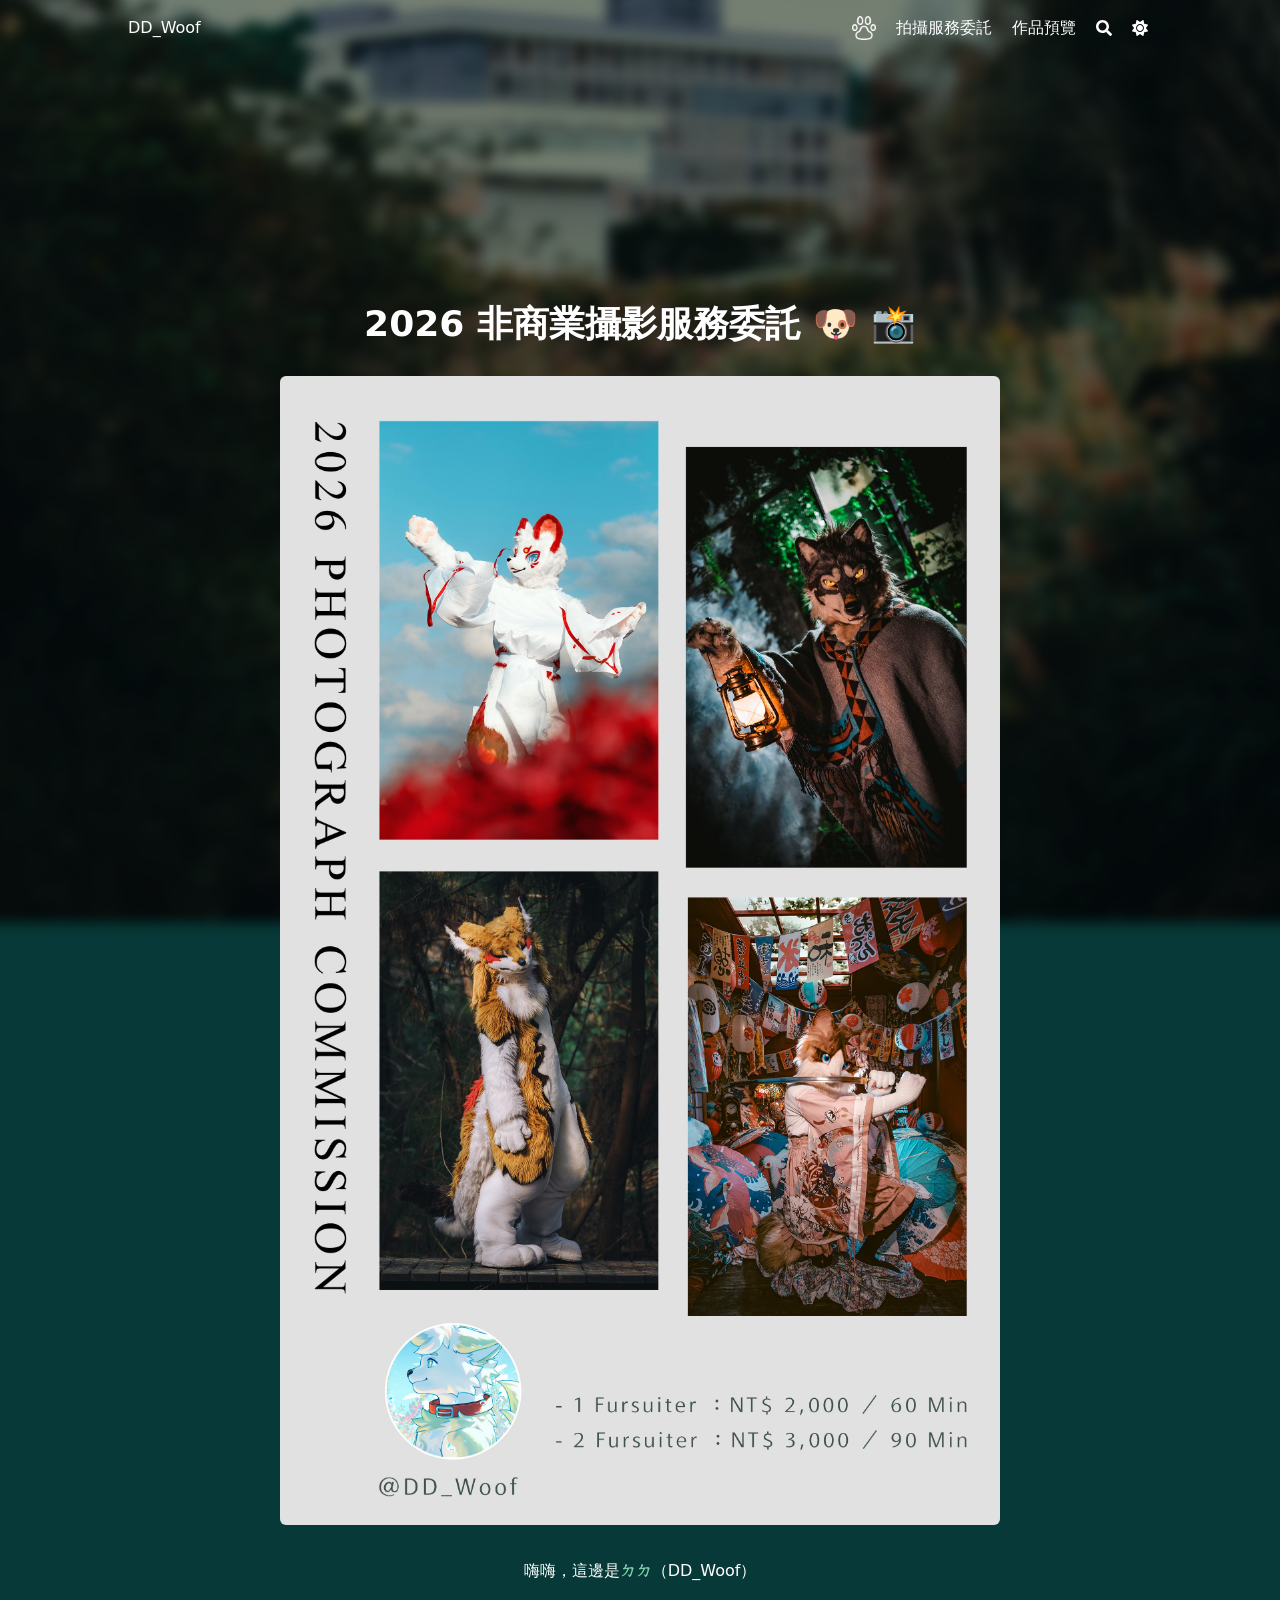
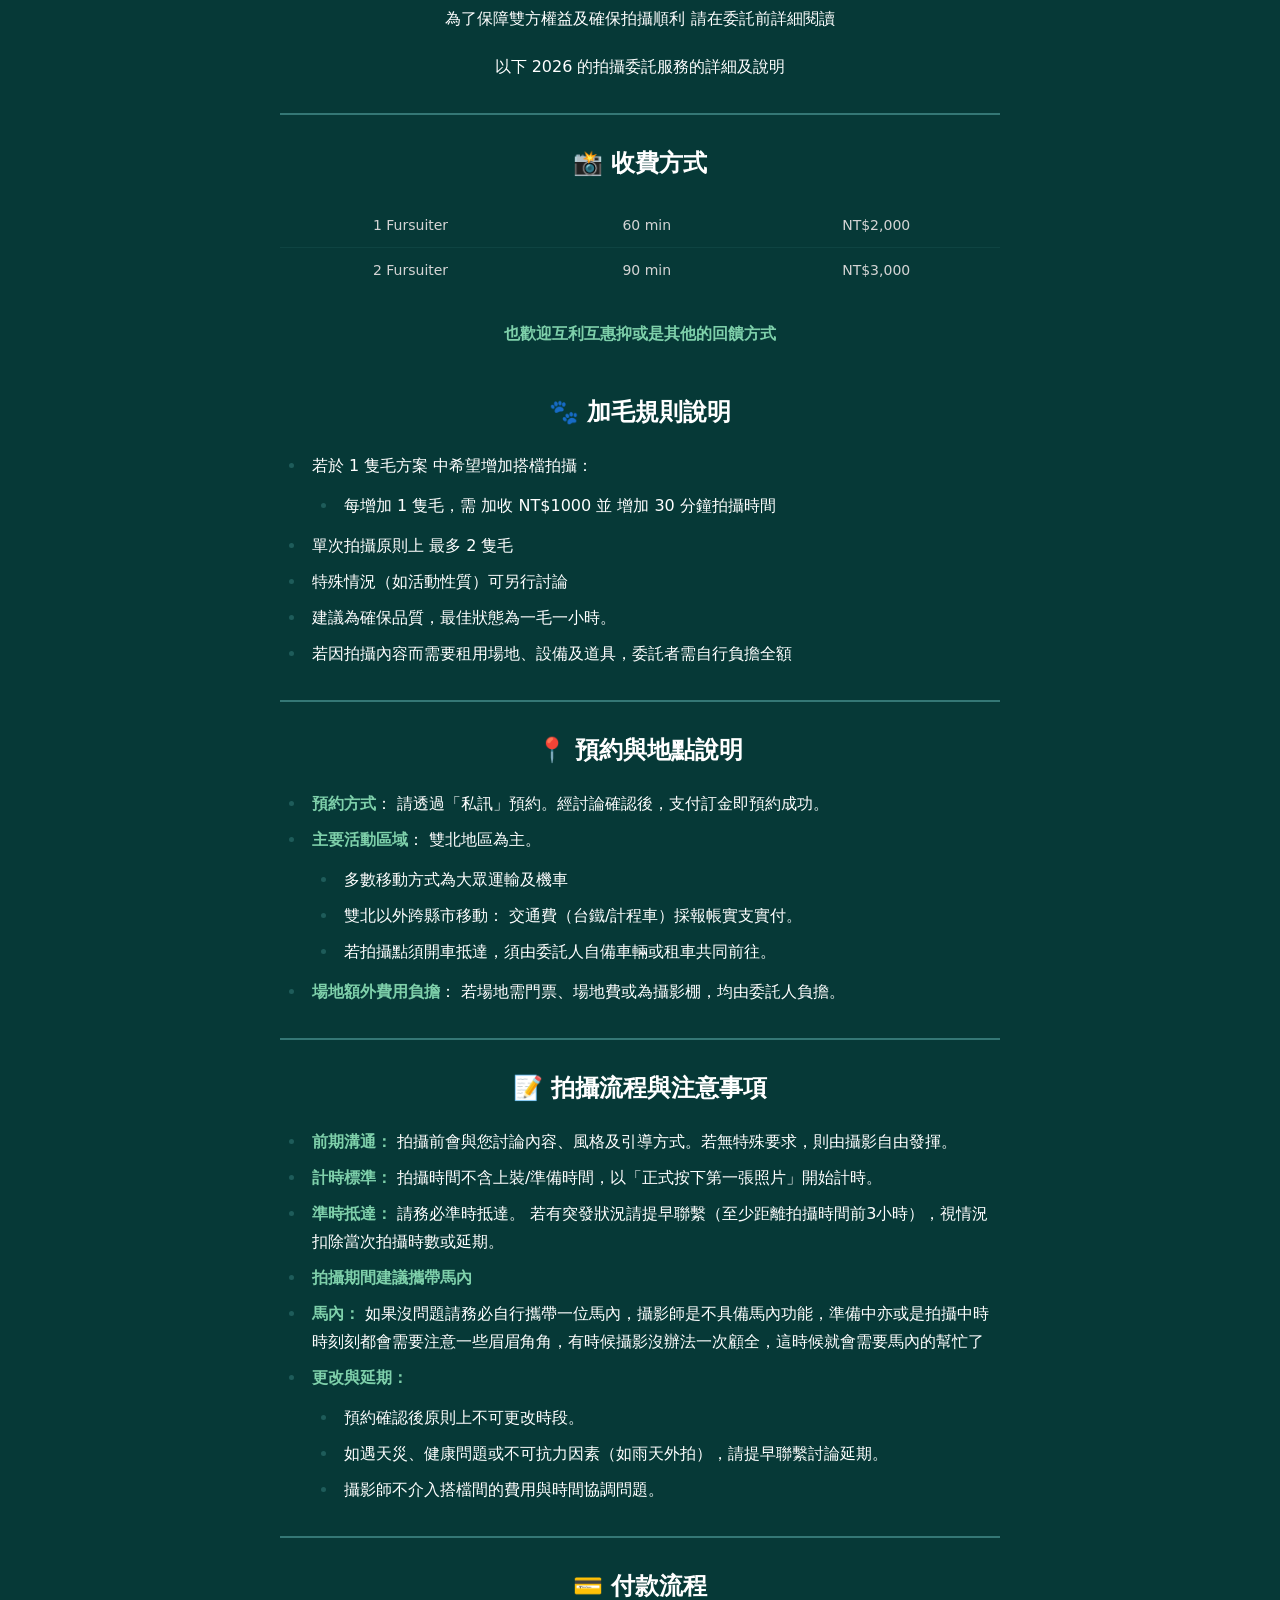
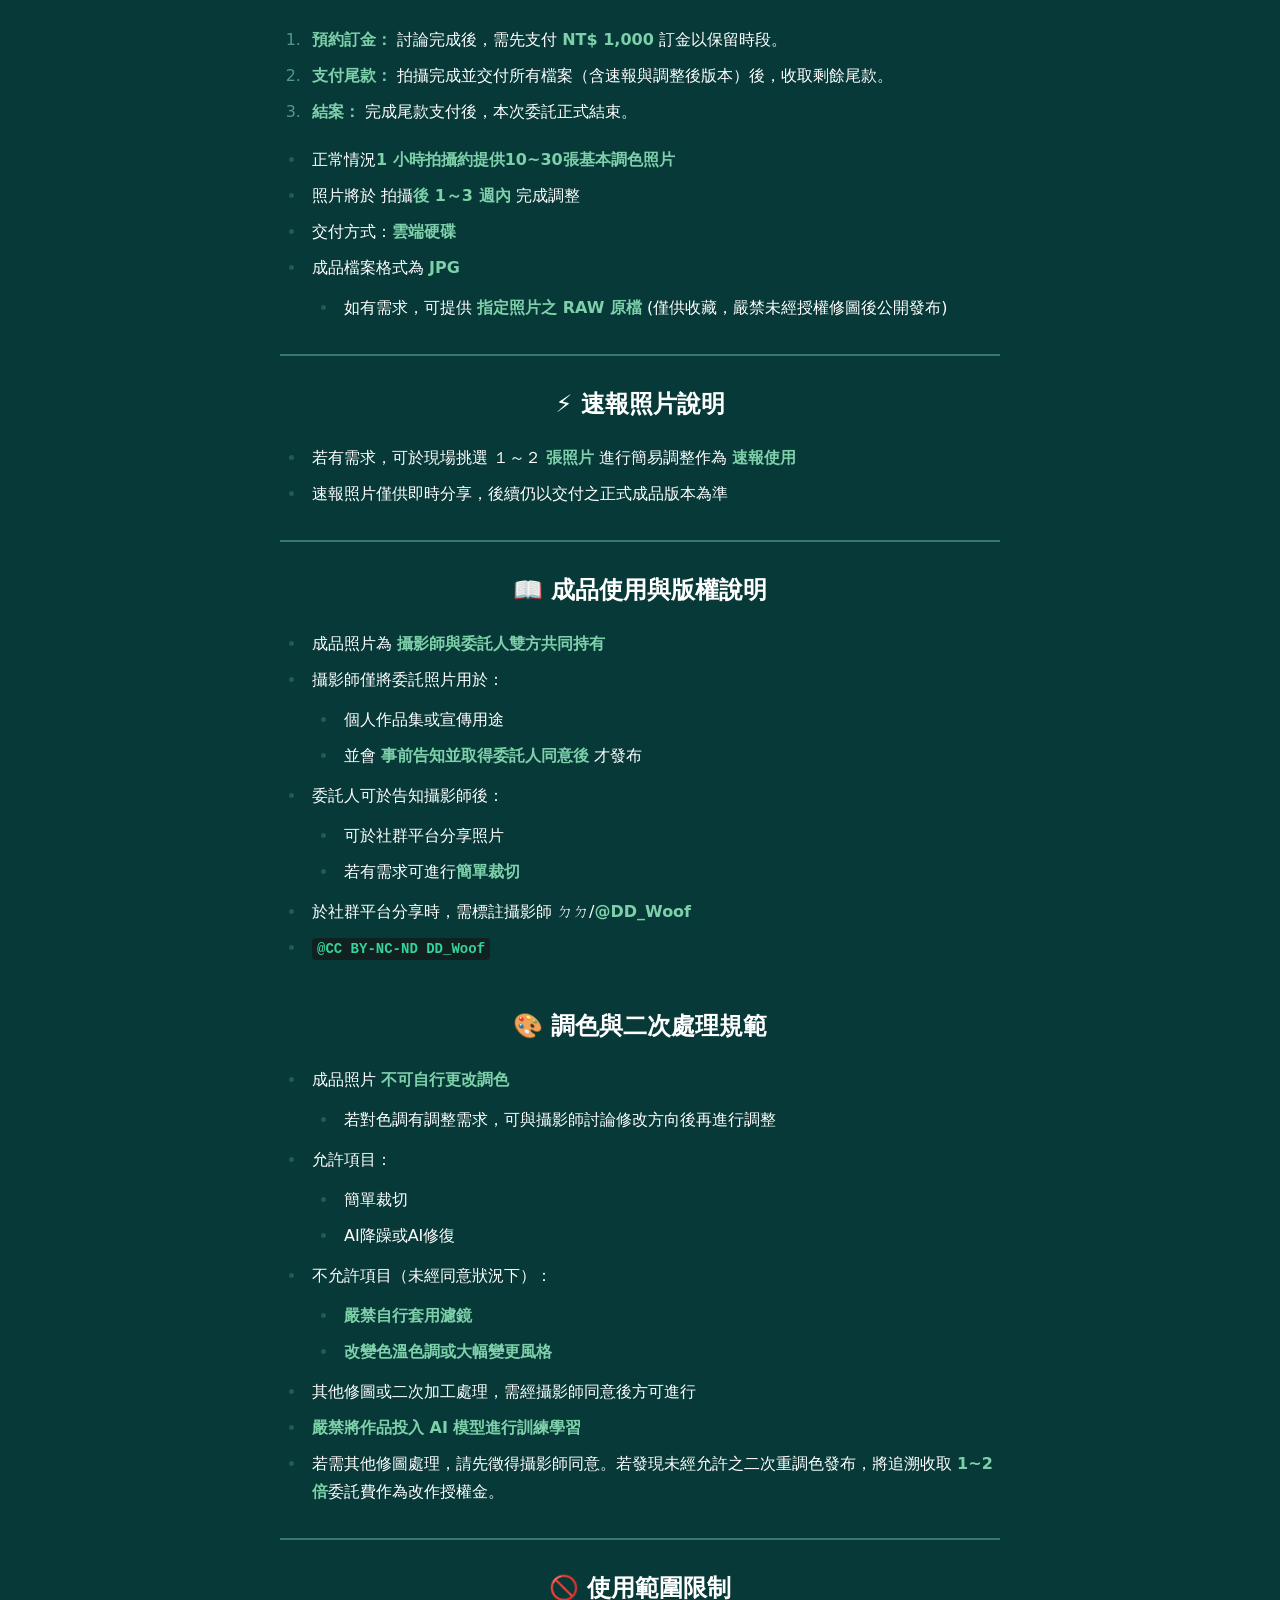
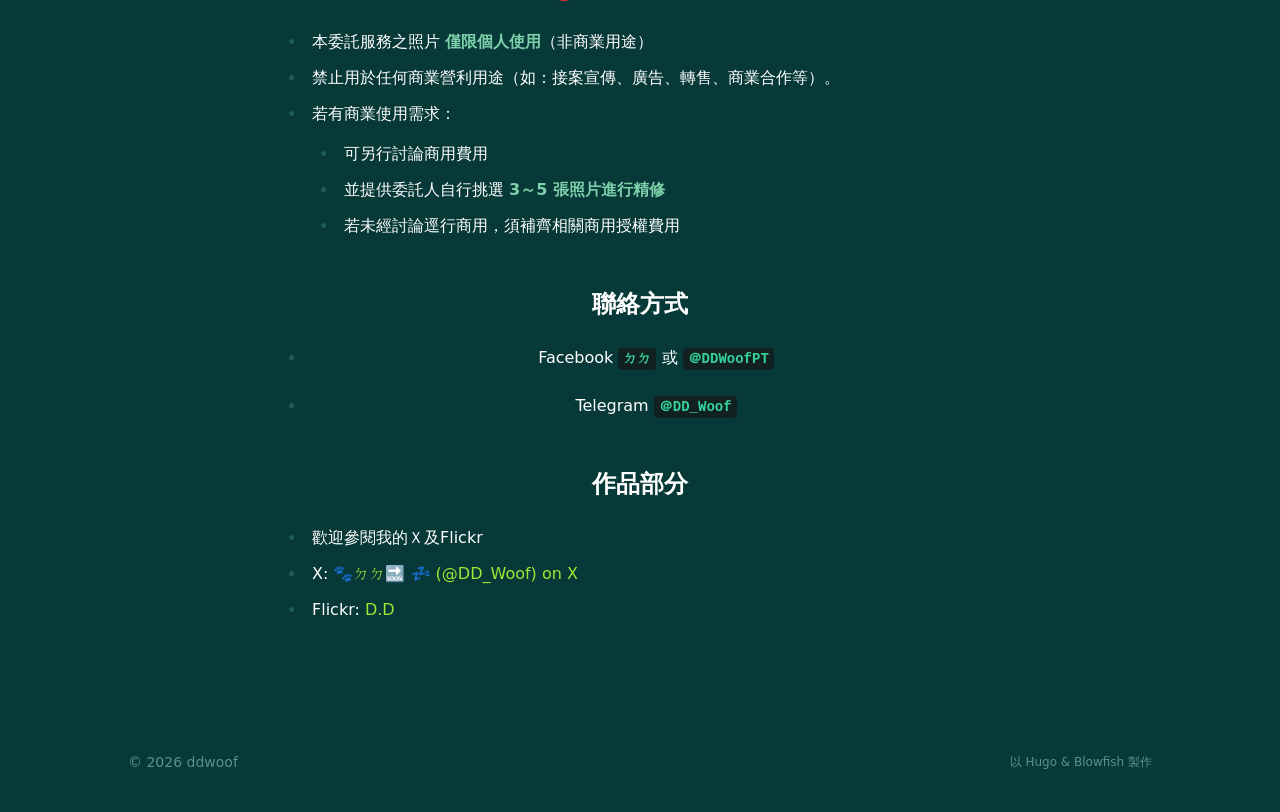
<file: services/index.html>
<!doctype html>
<html
  lang="zh-tw"
  dir="ltr"
  class="scroll-smooth"
  data-default-appearance="dark"
  data-auto-appearance="true"><head>
  <meta charset="utf-8">
  
    <meta http-equiv="content-language" content="zh-tw">
  
  <meta name="viewport" content="width=device-width, initial-scale=1.0">
  <meta http-equiv="X-UA-Compatible" content="ie=edge">
  <meta name="theme-color">

  
  
    <title>2026 非商業攝影服務委託 🐶 📸 &middot; DD_Woof</title>
    <meta name="title" content="2026 非商業攝影服務委託 🐶 📸 &middot; DD_Woof">
  

  
  
    <meta name="description" content="攝影委託詳細說明與費用一覽">
  
  
  
  
  <link rel="canonical" href="/services/">
  

  
  
    <meta name="author" content="ddwoof">
  
  
    
      
        
          <link href="https://x.com/DD_Woof" rel="me">
        
      
    
  

  
  <meta property="og:url" content="/services/">
  <meta property="og:site_name" content="DD_Woof">
  <meta property="og:title" content="2026 非商業攝影服務委託 🐶 📸">
  <meta property="og:description" content="攝影委託詳細說明與費用一覽">
  <meta property="og:locale" content="zh_tw">
  <meta property="og:type" content="article">

  
  <meta name="twitter:card" content="summary">
  <meta name="twitter:title" content="2026 非商業攝影服務委託 🐶 📸">
  <meta name="twitter:description" content="攝影委託詳細說明與費用一覽">

  
  
  
  
    
      
    
  
    
      
    
  
    
      
    
  
  
    
  

  
  
  
  
  
  

  

  
  
  
  
  
  
  
    
  
  
    
  
  
  <link
    type="text/css"
    rel="stylesheet"
    href="/css/main.bundle.min.bacc5cdc9474db91ea3333a25206559b05ceb0ef3ecc49c3214e8da3e983f6aa9cc485924662123fd63597dafd530e8fc702d7a046bd52d2ac4388a769b3c79e.css"
    integrity="sha512-usxc3JR025HqMzOiUgZVmwXOsO8&#43;zEnDIU6No&#43;mD9qqcxIWSRmISP9Y1l9r9Uw6PxwLXoEa9UtKsQ4inabPHng==">

  
  
  <script
    type="text/javascript"
    src="/js/appearance.min.6f41174b3a05b680820fe08cadbfa5fb7a7ca347b76a0955cdc68b9d8aca1ce24f0547e138cea33bcc7904d551a90afcb1cc7f2d9fe8557075d501419046c08c.js"
    integrity="sha512-b0EXSzoFtoCCD&#43;CMrb&#43;l&#43;3p8o0e3aglVzcaLnYrKHOJPBUfhOM6jO8x5BNVRqQr8scx/LZ/oVXB11QFBkEbAjA=="></script>
  
  
  
  
  
  
    
    <script src="/lib/zoom/zoom.min.umd.a527109b68c082a70f3697716dd72a9d5aa8b545cf800cecbbc7399f2ca6f6e0ce3e431f2062b48bbfa47c9ea42822714060bef309be073f49b9c0e30d318d7b.js" integrity="sha512-pScQm2jAgqcPNpdxbdcqnVqotUXPgAzsu8c5nyym9uDOPkMfIGK0i7&#43;kfJ6kKCJxQGC&#43;8wm&#43;Bz9JucDjDTGNew=="></script>
  

  
  
  
    
  
  
    
  
  
  
  
  
  
    
    <script
      defer
      type="text/javascript"
      id="script-bundle"
      src="/js/main.bundle.min.858f7f82734cfae08d59fcf8d0eb186f01706a84e2f7d20d39edfd7bc8bed6166e02d5c65ecce1de82b1ac52d1e01d77bd1a82d19186fdae5fe6e12d867fcf68.js"
      integrity="sha512-hY9/gnNM&#43;uCNWfz40OsYbwFwaoTi99INOe39e8i&#43;1hZuAtXGXszh3oKxrFLR4B13vRqC0ZGG/a5f5uEthn/PaA=="
      data-copy="複製"
      data-copied="已複製"></script>
  

  
  
























  

  

  

  

  













  
  
    <link rel="apple-touch-icon" sizes="180x180" href="/apple-touch-icon.png">
    <link rel="icon" type="image/png" sizes="32x32" href="/favicon-32x32.png">
    <link rel="icon" type="image/png" sizes="16x16" href="/favicon-16x16.png">
    <link rel="manifest" href="/site.webmanifest">
  

  
  <script type="application/ld+json">
  [{
    "@context": "https://schema.org",
    "@type": "Article",
    "articleSection": "Hi 👋 I\u0027m ㄉㄉ.",
    "name": "2026 非商業攝影服務委託 🐶 📸",
    "headline": "2026 非商業攝影服務委託 🐶 📸",
    "description": "攝影委託詳細說明與費用一覽",
    "inLanguage": "zh-tw",
    "url" : "/services/",
    "author" : {
      "@type": "Person",
      "name": "ddwoof"
    },
    
    
    
    
    
    
    
    
    "mainEntityOfPage": "true",
    "wordCount": "1430"
  }]
  </script>



  
  
    




  

  
  

  
  

  
  
</head>


















  
  <body class="flex flex-col h-screen m-auto leading-7 max-w-7xl px-6 sm:px-14 md:px-24 lg:px-32 text-lg bg-neutral text-neutral-900 dark:bg-neutral-800 dark:text-neutral bf-scrollbar">
    <div id="the-top" class="absolute flex self-center">
      <a
        class="px-3 py-1 text-sm -translate-y-8 rounded-b-lg bg-primary-200 focus:translate-y-0 dark:bg-neutral-600"
        href="#main-content">
        <span class="font-bold text-primary-600 pe-2 dark:text-primary-400">&darr;</span>
        快轉到主要內容
      </a>
    </div>
    
    
      <div class="main-menu flex items-center w-full gap-2 p-1 pl-0">
  
    
    
  
  
    <a href="/" class="text-base font-medium truncate min-w-0 shrink">
      DD_Woof
    </a>
  
  <div class="flex items-center ms-auto">
    <div class="hidden md:flex">
      <nav class="flex items-center gap-x-5 h-12">
  
    
      
  
    <a
      href="/"
      
      class="flex items-center bf-icon-color-hover"
      aria-label="&lt;img src=&#39;/img/paw_icon.webp&#39; class=&#39;h-6 w-auto inline-block nozoom&#39; alt=&#39;Home&#39;&gt;"
      title="">
      
      
        <span class="text-base font-medium break-normal">
          <img src='/img/paw_icon.webp' class='h-6 w-auto inline-block nozoom' alt='Home'>
        </span>
      
    </a>
  

    
      
  
    <a
      href="/services/"
      
      class="flex items-center bf-icon-color-hover"
      aria-label="拍攝服務委託"
      title="2026 非商業攝影服務委託 🐶 📸">
      
      
        <span class="text-base font-medium break-normal">
          拍攝服務委託
        </span>
      
    </a>
  

    
      
  
    <a
      href="/portfolio/"
      
      class="flex items-center bf-icon-color-hover"
      aria-label="作品預覽"
      title="作品預覽 📷">
      
      
        <span class="text-base font-medium break-normal">
          作品預覽
        </span>
      
    </a>
  

    
  

  

  

  
    <button
      id="search-button"
      aria-label="Search"
      class="text-base bf-icon-color-hover"
      title="搜尋 (/)">
      <span class="relative block icon"><svg aria-hidden="true" focusable="false" data-prefix="fas" data-icon="search" class="svg-inline--fa fa-search fa-w-16" role="img" xmlns="http://www.w3.org/2000/svg" viewBox="0 0 512 512"><path fill="currentColor" d="M505 442.7L405.3 343c-4.5-4.5-10.6-7-17-7H372c27.6-35.3 44-79.7 44-128C416 93.1 322.9 0 208 0S0 93.1 0 208s93.1 208 208 208c48.3 0 92.7-16.4 128-44v16.3c0 6.4 2.5 12.5 7 17l99.7 99.7c9.4 9.4 24.6 9.4 33.9 0l28.3-28.3c9.4-9.4 9.4-24.6.1-34zM208 336c-70.7 0-128-57.2-128-128 0-70.7 57.2-128 128-128 70.7 0 128 57.2 128 128 0 70.7-57.2 128-128 128z"/></svg>
</span>
    </button>
  

  
    <div class="flex items-center">
      <button
        id="appearance-switcher"
        aria-label="Dark mode switcher"
        type="button"
        class="text-base bf-icon-color-hover">
        <div class="flex items-center justify-center dark:hidden">
          <span class="relative block icon"><svg xmlns="http://www.w3.org/2000/svg" viewBox="0 0 512 512"><path fill="currentColor" d="M32 256c0-123.8 100.3-224 223.8-224c11.36 0 29.7 1.668 40.9 3.746c9.616 1.777 11.75 14.63 3.279 19.44C245 86.5 211.2 144.6 211.2 207.8c0 109.7 99.71 193 208.3 172.3c9.561-1.805 16.28 9.324 10.11 16.95C387.9 448.6 324.8 480 255.8 480C132.1 480 32 379.6 32 256z"/></svg>
</span>
        </div>
        <div class="items-center justify-center hidden dark:flex">
          <span class="relative block icon"><svg xmlns="http://www.w3.org/2000/svg" viewBox="0 0 512 512"><path fill="currentColor" d="M256 159.1c-53.02 0-95.1 42.98-95.1 95.1S202.1 351.1 256 351.1s95.1-42.98 95.1-95.1S309 159.1 256 159.1zM509.3 347L446.1 255.1l63.15-91.01c6.332-9.125 1.104-21.74-9.826-23.72l-109-19.7l-19.7-109c-1.975-10.93-14.59-16.16-23.72-9.824L256 65.89L164.1 2.736c-9.125-6.332-21.74-1.107-23.72 9.824L121.6 121.6L12.56 141.3C1.633 143.2-3.596 155.9 2.736 164.1L65.89 256l-63.15 91.01c-6.332 9.125-1.105 21.74 9.824 23.72l109 19.7l19.7 109c1.975 10.93 14.59 16.16 23.72 9.824L256 446.1l91.01 63.15c9.127 6.334 21.75 1.107 23.72-9.822l19.7-109l109-19.7C510.4 368.8 515.6 356.1 509.3 347zM256 383.1c-70.69 0-127.1-57.31-127.1-127.1c0-70.69 57.31-127.1 127.1-127.1s127.1 57.3 127.1 127.1C383.1 326.7 326.7 383.1 256 383.1z"/></svg>
</span>
        </div>
      </button>
    </div>
  
</nav>



    </div>
    <div class="flex md:hidden">
      <div class="flex items-center h-14 gap-4">
  
    <button
      id="search-button-mobile"
      aria-label="Search"
      class="flex items-center justify-center bf-icon-color-hover"
      title="搜尋 (/)">
      <span class="relative block icon"><svg aria-hidden="true" focusable="false" data-prefix="fas" data-icon="search" class="svg-inline--fa fa-search fa-w-16" role="img" xmlns="http://www.w3.org/2000/svg" viewBox="0 0 512 512"><path fill="currentColor" d="M505 442.7L405.3 343c-4.5-4.5-10.6-7-17-7H372c27.6-35.3 44-79.7 44-128C416 93.1 322.9 0 208 0S0 93.1 0 208s93.1 208 208 208c48.3 0 92.7-16.4 128-44v16.3c0 6.4 2.5 12.5 7 17l99.7 99.7c9.4 9.4 24.6 9.4 33.9 0l28.3-28.3c9.4-9.4 9.4-24.6.1-34zM208 336c-70.7 0-128-57.2-128-128 0-70.7 57.2-128 128-128 70.7 0 128 57.2 128 128 0 70.7-57.2 128-128 128z"/></svg>
</span>
    </button>
  

  
    <button
      id="appearance-switcher-mobile"
      type="button"
      aria-label="Dark mode switcher"
      class="flex items-center justify-center text-neutral-900 hover:text-primary-600 dark:text-neutral-200 dark:hover:text-primary-400">
      <div class="dark:hidden">
        <span class="relative block icon"><svg xmlns="http://www.w3.org/2000/svg" viewBox="0 0 512 512"><path fill="currentColor" d="M32 256c0-123.8 100.3-224 223.8-224c11.36 0 29.7 1.668 40.9 3.746c9.616 1.777 11.75 14.63 3.279 19.44C245 86.5 211.2 144.6 211.2 207.8c0 109.7 99.71 193 208.3 172.3c9.561-1.805 16.28 9.324 10.11 16.95C387.9 448.6 324.8 480 255.8 480C132.1 480 32 379.6 32 256z"/></svg>
</span>
      </div>
      <div class="hidden dark:block">
        <span class="relative block icon"><svg xmlns="http://www.w3.org/2000/svg" viewBox="0 0 512 512"><path fill="currentColor" d="M256 159.1c-53.02 0-95.1 42.98-95.1 95.1S202.1 351.1 256 351.1s95.1-42.98 95.1-95.1S309 159.1 256 159.1zM509.3 347L446.1 255.1l63.15-91.01c6.332-9.125 1.104-21.74-9.826-23.72l-109-19.7l-19.7-109c-1.975-10.93-14.59-16.16-23.72-9.824L256 65.89L164.1 2.736c-9.125-6.332-21.74-1.107-23.72 9.824L121.6 121.6L12.56 141.3C1.633 143.2-3.596 155.9 2.736 164.1L65.89 256l-63.15 91.01c-6.332 9.125-1.105 21.74 9.824 23.72l109 19.7l19.7 109c1.975 10.93 14.59 16.16 23.72 9.824L256 446.1l91.01 63.15c9.127 6.334 21.75 1.107 23.72-9.822l19.7-109l109-19.7C510.4 368.8 515.6 356.1 509.3 347zM256 383.1c-70.69 0-127.1-57.31-127.1-127.1c0-70.69 57.31-127.1 127.1-127.1s127.1 57.3 127.1 127.1C383.1 326.7 326.7 383.1 256 383.1z"/></svg>
</span>
      </div>
    </button>
  

  
    <input type="checkbox" id="mobile-menu-toggle" autocomplete="off" class="hidden peer">
    <label for="mobile-menu-toggle" class="flex items-center justify-center cursor-pointer bf-icon-color-hover">
      <span class="relative block icon"><svg xmlns="http://www.w3.org/2000/svg" viewBox="0 0 448 512"><path fill="currentColor" d="M0 96C0 78.33 14.33 64 32 64H416C433.7 64 448 78.33 448 96C448 113.7 433.7 128 416 128H32C14.33 128 0 113.7 0 96zM0 256C0 238.3 14.33 224 32 224H416C433.7 224 448 238.3 448 256C448 273.7 433.7 288 416 288H32C14.33 288 0 273.7 0 256zM416 448H32C14.33 448 0 433.7 0 416C0 398.3 14.33 384 32 384H416C433.7 384 448 398.3 448 416C448 433.7 433.7 448 416 448z"/></svg>
</span>
    </label>

    <div
      role="dialog"
      aria-modal="true"
      style="scrollbar-gutter: stable;"
      class="fixed inset-0 z-50 invisible overflow-y-auto px-6 py-20 opacity-0 transition-[opacity,visibility] duration-300 peer-checked:visible peer-checked:opacity-100 bg-neutral-50/97 dark:bg-neutral-900/99
      bf-scrollbar">
      <label
        for="mobile-menu-toggle"
        class="fixed end-8 top-5 flex items-center justify-center z-50 h-12 w-12 cursor-pointer select-none rounded-full bf-icon-color-hover border bf-border-color bf-border-color-hover bg-neutral-50 dark:bg-neutral-900">
        <span class="relative block icon"><svg xmlns="http://www.w3.org/2000/svg" viewBox="0 0 320 512"><path fill="currentColor" d="M310.6 361.4c12.5 12.5 12.5 32.75 0 45.25C304.4 412.9 296.2 416 288 416s-16.38-3.125-22.62-9.375L160 301.3L54.63 406.6C48.38 412.9 40.19 416 32 416S15.63 412.9 9.375 406.6c-12.5-12.5-12.5-32.75 0-45.25l105.4-105.4L9.375 150.6c-12.5-12.5-12.5-32.75 0-45.25s32.75-12.5 45.25 0L160 210.8l105.4-105.4c12.5-12.5 32.75-12.5 45.25 0s12.5 32.75 0 45.25l-105.4 105.4L310.6 361.4z"/></svg>
</span>
      </label>
      <nav class="mx-auto max-w-md space-y-6">
        
  
    
    <div class="px-2">
      <a
        href="/"
        aria-label="&lt;img src=&#39;/img/paw_icon.webp&#39; class=&#39;h-6 w-auto inline-block nozoom&#39; alt=&#39;Home&#39;&gt;"
        
        class="flex items-center gap-4 group bf-icon-color-hover text-neutral-700 dark:text-neutral-200">
        
        <span title="" class="text-2xl font-bold tracking-tight">
          <img src='/img/paw_icon.webp' class='h-6 w-auto inline-block nozoom' alt='Home'>
        </span>
        
      </a>

      
    </div>
  
    
    <div class="px-2">
      <a
        href="/services/"
        aria-label="拍攝服務委託"
        
        class="flex items-center gap-4 group bf-icon-color-hover text-neutral-700 dark:text-neutral-200">
        
        <span title="2026 非商業攝影服務委託 🐶 📸" class="text-2xl font-bold tracking-tight">
          拍攝服務委託
        </span>
        
      </a>

      
    </div>
  
    
    <div class="px-2">
      <a
        href="/portfolio/"
        aria-label="作品預覽"
        
        class="flex items-center gap-4 group bf-icon-color-hover text-neutral-700 dark:text-neutral-200">
        
        <span title="作品預覽 📷" class="text-2xl font-bold tracking-tight">
          作品預覽
        </span>
        
      </a>

      
    </div>
  

        
  

        
  

      </nav>
    </div>
  
</div>







    </div>
  </div>
</div>





    
    <div class="relative flex flex-col grow">
      <main id="main-content" class="grow">
        

<style>
    .centered-article {
        color: #ffffff !important;
         
    }

    .centered-article table {
        margin-left: auto !important;
        margin-right: auto !important;
        display: table !important;
        color: #d4d4d4;
    }

    .centered-article ul,
    .centered-article ol {
        text-align: left !important;
        display: block !important;
    }

    .centered-article h2 {
        text-align: center !important;
    }

    .centered-article p {
        text-align: center !important;
        color: #ffffff !important;
         
    }

     
    .centered-article li {
        color: #ffffff !important;
    }

    .centered-article hr {
        margin: 2rem auto !important;
    }

     
    .centered-article [style*="background-image"],
    .centered-article .nozoom[src$=".webp"],
    .centered-article img.object-cover {
        filter: blur(6px) brightness(0.55) !important;
        transform: scale(1.05);
    }

     
    .centered-article .single_hero_background {
        height: 100vh !important;
        min-height: 100% !important;
    }

     
    .centered-article .single_hero_background div[class*="bg-gradient"] {
        display: none !important;
    }

     
    .centered-article h1,
    .centered-article h2,
    .centered-article h3 {
        color: #ffffff;
    }

     
    .centered-article strong {
        color: #98f0c4d2;
    }
</style>

<article class="centered-article">
    
    
    
    
    
    
    





  
    
  








  
    
    
      
      
    
  





    <div id="hero" class="h-[150px] md:h-[200px]"></div>
  
  <div class="fixed inset-x-0 top-0 h-[800px] single_hero_background nozoom">
    
    
    
    <img
      id="background-image"
      src="/img/homepage_hu_d33330eec5c31fbe.webp"
      role="presentation"
      loading="eager"
      decoding="async"
      fetchpriority="high"
      class="absolute inset-0 w-full h-full object-cover"
      >
    <div
      class="absolute inset-0 bg-gradient-to-t from-neutral dark:from-neutral-800 to-transparent mix-blend-normal"></div>
    <div
      class="absolute inset-0 opacity-60 bg-gradient-to-t from-neutral dark:from-neutral-800 to-neutral-100 dark:to-neutral-800 mix-blend-normal"></div>
  </div>

  
    <div
      id="background-blur"
      class="fixed opacity-0 inset-x-0 top-0 h-full single_hero_background nozoom backdrop-blur-xl bg-neutral-100/75 dark:bg-neutral-800/60"></div>
    
    
    <script
      type="text/javascript"
      src="/js/background-blur.min.605b3b942818f0ab5a717ae446135ec46b8ee5a2ad12ae56fb90dc2a76ce30c388f9fec8bcc18db15bd47e3fa8a09d779fa12aa9c184cf614a315bc72c6c163d.js"
      integrity="sha512-YFs7lCgY8KtacXrkRhNexGuO5aKtEq5W&#43;5DcKnbOMMOI&#43;f7IvMGNsVvUfj&#43;ooJ13n6EqqcGEz2FKMVvHLGwWPQ=="
      data-blur-id="background-blur"
      data-image-id="background-image"
      data-image-url="/img/homepage_hu_d33330eec5c31fbe.webp"></script>
  
    
    

    
    <div style="width: 100%; display: flex; justify-content: center; padding: 3rem 1.5rem 5rem;">
        <div class="prose dark:prose-invert" style="width: 100%; max-width: 720px; text-align: center;">
            <h1 style="text-align: center;">2026 非商業攝影服務委託 🐶 📸</h1>
            <p><figure><img
    class="my-0 rounded-md"
    loading="lazy"
    decoding="async"
    fetchpriority="low"
    alt="作品展示"
    src="/img/price.jpg"
    ></figure>
</p>
<p>嗨嗨，這邊是<strong>ㄉㄉ</strong>（DD_Woof）</p>
<p>為了保障雙方權益及確保拍攝順利
請在委託前詳細閱讀</p>
<p>以下 2026 的拍攝委託服務的詳細及說明</p>
<hr>

<h2 class="relative group">📸 收費方式
    <div id="-收費方式" class="anchor"></div>
    
    <span
        class="absolute top-0 w-6 transition-opacity opacity-0 -start-6 not-prose group-hover:opacity-100 select-none">
        <a class="text-primary-300 dark:text-neutral-700 !no-underline" href="#-%e6%94%b6%e8%b2%bb%e6%96%b9%e5%bc%8f" aria-label="定位點">#</a>
    </span>
    
</h2>
<table style="border-collapse: collapse;">
  <tbody>
    <tr>
      <td style="padding: 10px 32px; text-align: center;">1 Fursuiter</td>
      <td style="padding: 10px 32px; text-align: center;">60 min</td>
      <td style="padding: 10px 32px; text-align: center;">NT$2,000</td>
    </tr>
    <tr>
      <td style="padding: 10px 32px; text-align: center;">2 Fursuiter</td>
      <td style="padding: 10px 32px; text-align: center;">90 min</td>
      <td style="padding: 10px 32px; text-align: center;">NT$3,000</td>
    </tr>
  </tbody>
</table>
<p><strong>也歡迎互利互惠抑或是其他的回饋方式</strong></p>

<h2 class="relative group">🐾 加毛規則說明
    <div id="-加毛規則說明" class="anchor"></div>
    
    <span
        class="absolute top-0 w-6 transition-opacity opacity-0 -start-6 not-prose group-hover:opacity-100 select-none">
        <a class="text-primary-300 dark:text-neutral-700 !no-underline" href="#-%e5%8a%a0%e6%af%9b%e8%a6%8f%e5%89%87%e8%aa%aa%e6%98%8e" aria-label="定位點">#</a>
    </span>
    
</h2>
<ul>
<li>若於 1 隻毛方案 中希望增加搭檔拍攝：
<ul>
<li>每增加 1 隻毛，需 加收 NT$1000 並 增加 30 分鐘拍攝時間</li>
</ul>
</li>
<li>單次拍攝原則上 最多 2 隻毛</li>
<li>特殊情況（如活動性質）可另行討論</li>
<li>建議為確保品質，最佳狀態為一毛一小時。</li>
<li>若因拍攝內容而需要租用場地、設備及道具，委託者需自行負擔全額</li>
</ul>
<hr>

<h2 class="relative group">📍 預約與地點說明
    <div id="-預約與地點說明" class="anchor"></div>
    
    <span
        class="absolute top-0 w-6 transition-opacity opacity-0 -start-6 not-prose group-hover:opacity-100 select-none">
        <a class="text-primary-300 dark:text-neutral-700 !no-underline" href="#-%e9%a0%90%e7%b4%84%e8%88%87%e5%9c%b0%e9%bb%9e%e8%aa%aa%e6%98%8e" aria-label="定位點">#</a>
    </span>
    
</h2>
<ul>
<li><strong>預約方式</strong>： 請透過「私訊」預約。經討論確認後，支付訂金即預約成功。</li>
<li><strong>主要活動區域</strong>： 雙北地區為主。
<ul>
<li>多數移動方式為大眾運輸及機車</li>
<li>雙北以外跨縣市移動： 交通費（台鐵/計程車）採報帳實支實付。</li>
<li>若拍攝點須開車抵達，須由委託人自備車輛或租車共同前往。</li>
</ul>
</li>
<li><strong>場地額外費用負擔</strong>： 若場地需門票、場地費或為攝影棚，均由委託人負擔。</li>
</ul>
<hr>

<h2 class="relative group">📝 拍攝流程與注意事項
    <div id="-拍攝流程與注意事項" class="anchor"></div>
    
    <span
        class="absolute top-0 w-6 transition-opacity opacity-0 -start-6 not-prose group-hover:opacity-100 select-none">
        <a class="text-primary-300 dark:text-neutral-700 !no-underline" href="#-%e6%8b%8d%e6%94%9d%e6%b5%81%e7%a8%8b%e8%88%87%e6%b3%a8%e6%84%8f%e4%ba%8b%e9%a0%85" aria-label="定位點">#</a>
    </span>
    
</h2>
<ul>
<li><strong>前期溝通：</strong> 拍攝前會與您討論內容、風格及引導方式。若無特殊要求，則由攝影自由發揮。</li>
<li><strong>計時標準：</strong> 拍攝時間不含上裝/準備時間，以「正式按下第一張照片」開始計時。</li>
<li><strong>準時抵達：</strong> 請務必準時抵達。
若有突發狀況請提早聯繫（至少距離拍攝時間前3小時），視情況扣除當次拍攝時數或延期。</li>
<li><strong>拍攝期間建議攜帶馬內</strong></li>
<li><strong>馬內：</strong> 如果沒問題請務必自行攜帶一位馬內，攝影師是不具備馬內功能，準備中亦或是拍攝中時時刻刻都會需要注意一些眉眉角角，有時候攝影沒辦法一次顧全，這時候就會需要馬內的幫忙了</li>
<li><strong>更改與延期：</strong>
<ul>
<li>預約確認後原則上不可更改時段。</li>
<li>如遇天災、健康問題或不可抗力因素（如雨天外拍），請提早聯繫討論延期。</li>
<li>攝影師不介入搭檔間的費用與時間協調問題。</li>
</ul>
</li>
</ul>
<hr>

<h2 class="relative group">💳 付款流程
    <div id="-付款流程" class="anchor"></div>
    
    <span
        class="absolute top-0 w-6 transition-opacity opacity-0 -start-6 not-prose group-hover:opacity-100 select-none">
        <a class="text-primary-300 dark:text-neutral-700 !no-underline" href="#-%e4%bb%98%e6%ac%be%e6%b5%81%e7%a8%8b" aria-label="定位點">#</a>
    </span>
    
</h2>
<ol>
<li><strong>預約訂金：</strong> 討論完成後，需先支付 <strong>NT$ 1,000</strong> 訂金以保留時段。</li>
<li><strong>支付尾款：</strong> 拍攝完成並交付所有檔案（含速報與調整後版本）後，收取剩餘尾款。</li>
<li><strong>結案：</strong> 完成尾款支付後，本次委託正式結束。</li>
</ol>
<ul>
<li>正常情況<strong>1 小時拍攝約提供10~30張基本調色照片</strong></li>
<li>照片將於 拍攝<strong>後 1～3 週內</strong> 完成調整</li>
<li>交付方式：<strong>雲端硬碟</strong></li>
<li>成品檔案格式為 <strong>JPG</strong>
<ul>
<li>如有需求，可提供 <strong>指定照片之 RAW 原檔</strong> (僅供收藏，嚴禁未經授權修圖後公開發布)</li>
</ul>
</li>
</ul>
<hr>

<h2 class="relative group">⚡ 速報照片說明
    <div id="-速報照片說明" class="anchor"></div>
    
    <span
        class="absolute top-0 w-6 transition-opacity opacity-0 -start-6 not-prose group-hover:opacity-100 select-none">
        <a class="text-primary-300 dark:text-neutral-700 !no-underline" href="#-%e9%80%9f%e5%a0%b1%e7%85%a7%e7%89%87%e8%aa%aa%e6%98%8e" aria-label="定位點">#</a>
    </span>
    
</h2>
<ul>
<li>若有需求，可於現場挑選 １～２ <strong>張照片</strong> 進行簡易調整作為 <strong>速報使用</strong></li>
<li>速報照片僅供即時分享，後續仍以交付之正式成品版本為準</li>
</ul>
<hr>

<h2 class="relative group">📖 成品使用與版權說明
    <div id="-成品使用與版權說明" class="anchor"></div>
    
    <span
        class="absolute top-0 w-6 transition-opacity opacity-0 -start-6 not-prose group-hover:opacity-100 select-none">
        <a class="text-primary-300 dark:text-neutral-700 !no-underline" href="#-%e6%88%90%e5%93%81%e4%bd%bf%e7%94%a8%e8%88%87%e7%89%88%e6%ac%8a%e8%aa%aa%e6%98%8e" aria-label="定位點">#</a>
    </span>
    
</h2>
<ul>
<li>成品照片為 <strong>攝影師與委託人雙方共同持有</strong></li>
<li>攝影師僅將委託照片用於：
<ul>
<li>個人作品集或宣傳用途</li>
<li>並會 <strong>事前告知並取得委託人同意後</strong> 才發布</li>
</ul>
</li>
<li>委託人可於告知攝影師後：
<ul>
<li>可於社群平台分享照片</li>
<li>若有需求可進行<strong>簡單裁切</strong></li>
</ul>
</li>
<li>於社群平台分享時，需標註攝影師 ㄉㄉ/<strong>@DD_Woof</strong></li>
<li><code>@CC BY-NC-ND DD_Woof</code></li>
</ul>

<h2 class="relative group">🎨 調色與二次處理規範
    <div id="-調色與二次處理規範" class="anchor"></div>
    
    <span
        class="absolute top-0 w-6 transition-opacity opacity-0 -start-6 not-prose group-hover:opacity-100 select-none">
        <a class="text-primary-300 dark:text-neutral-700 !no-underline" href="#-%e8%aa%bf%e8%89%b2%e8%88%87%e4%ba%8c%e6%ac%a1%e8%99%95%e7%90%86%e8%a6%8f%e7%af%84" aria-label="定位點">#</a>
    </span>
    
</h2>
<ul>
<li>成品照片 <strong>不可自行更改調色</strong>
<ul>
<li>若對色調有調整需求，可與攝影師討論修改方向後再進行調整</li>
</ul>
</li>
<li>允許項目：
<ul>
<li>簡單裁切</li>
<li>AI降躁或AI修復</li>
</ul>
</li>
<li>不允許項目（未經同意狀況下）：
<ul>
<li><strong>嚴禁自行套用濾鏡</strong></li>
<li><strong>改變色溫色調或大幅變更風格</strong></li>
</ul>
</li>
<li>其他修圖或二次加工處理，需經攝影師同意後方可進行</li>
<li><strong>嚴禁將作品投入 AI 模型進行訓練學習</strong></li>
<li>若需其他修圖處理，請先徵得攝影師同意。若發現未經允許之二次重調色發布，將追溯收取 <strong>1~2 倍</strong>委託費作為改作授權金。</li>
</ul>
<hr>

<h2 class="relative group">🚫 使用範圍限制
    <div id="-使用範圍限制" class="anchor"></div>
    
    <span
        class="absolute top-0 w-6 transition-opacity opacity-0 -start-6 not-prose group-hover:opacity-100 select-none">
        <a class="text-primary-300 dark:text-neutral-700 !no-underline" href="#-%e4%bd%bf%e7%94%a8%e7%af%84%e5%9c%8d%e9%99%90%e5%88%b6" aria-label="定位點">#</a>
    </span>
    
</h2>
<ul>
<li>本委託服務之照片 <strong>僅限個人使用</strong>（非商業用途）</li>
<li>禁止用於任何商業營利用途（如：接案宣傳、廣告、轉售、商業合作等）。</li>
<li>若有商業使用需求：
<ul>
<li>可另行討論商用費用</li>
<li>並提供委託人自行挑選 <strong>3～5 張照片進行精修</strong></li>
<li>若未經討論逕行商用，須補齊相關商用授權費用</li>
</ul>
</li>
</ul>

<h2 class="relative group">聯絡方式
    <div id="聯絡方式" class="anchor"></div>
    
    <span
        class="absolute top-0 w-6 transition-opacity opacity-0 -start-6 not-prose group-hover:opacity-100 select-none">
        <a class="text-primary-300 dark:text-neutral-700 !no-underline" href="#%e8%81%af%e7%b5%a1%e6%96%b9%e5%bc%8f" aria-label="定位點">#</a>
    </span>
    
</h2>
<ul>
<li>
<p>Facebook <code>ㄉㄉ</code> 或 <code>＠DDWoofPT</code></p>
</li>
<li>
<p>Telegram <code>＠DD_Woof</code></p>
</li>
</ul>

<h2 class="relative group">作品部分
    <div id="作品部分" class="anchor"></div>
    
    <span
        class="absolute top-0 w-6 transition-opacity opacity-0 -start-6 not-prose group-hover:opacity-100 select-none">
        <a class="text-primary-300 dark:text-neutral-700 !no-underline" href="#%e4%bd%9c%e5%93%81%e9%83%a8%e5%88%86" aria-label="定位點">#</a>
    </span>
    
</h2>
<ul>
<li>歡迎參閱我的Ｘ及Flickr</li>
<li>X: <a href="https://x.com/DD_Woof"  target="_blank" rel="noreferrer">🐾ㄉㄉ🔜 💤 (@DD_Woof) on X</a></li>
<li>Flickr: <a href="https://www.flickr.com/people/196100873@N06/"  target="_blank" rel="noreferrer">D.D</a></li>
</ul>

        </div>
    </div>
</article>

        


  






<div
  id="scroll-to-top"
  class="fixed bottom-6 end-6 z-50 transform translate-y-4 opacity-0 duration-200">
  <a
    href="#the-top"
    class="pointer-events-auto flex h-12 w-12 items-center justify-center rounded-full bg-neutral/50 text-xl text-neutral-700 hover:text-primary-600 dark:bg-neutral-800/50 dark:text-neutral dark:hover:text-primary-400"
    aria-label="捲動到頁頂"
    title="捲動到頁頂">
    &uarr;
  </a>
</div>

      </main><footer id="site-footer" class="py-10 print:hidden">
  
  
    
  
  <div class="flex items-center justify-between">
    
    
      <p class="text-sm text-neutral-500 dark:text-neutral-400">
          &copy;
          2026
          ddwoof
      </p>
    

    
    
      <p class="text-xs text-neutral-500 dark:text-neutral-400">
        
        
        以 <a class="hover:underline hover:decoration-primary-400 hover:text-primary-500"
          href="https://gohugo.io/" target="_blank" rel="noopener noreferrer">Hugo</a> &amp; <a class="hover:underline hover:decoration-primary-400 hover:text-primary-500"
          href="https://blowfish.page/" target="_blank" rel="noopener noreferrer">Blowfish</a> 製作
      </p>
    
  </div>
  
    <script>
      mediumZoom(document.querySelectorAll("img:not(.nozoom)"), {
        margin: 24,
        background: "rgba(0,0,0,0.5)",
        scrollOffset: 0,
      });
    </script>
  
  
  
</footer>
<div
  id="search-wrapper"
  class="invisible fixed inset-0 flex h-screen w-screen cursor-default flex-col bg-neutral-500/50 p-4 backdrop-blur-sm dark:bg-neutral-900/50 sm:p-6 md:p-[10vh] lg:p-[12vh] z-500"
  data-url="/">
  <div
    id="search-modal"
    class="flex flex-col w-full max-w-3xl min-h-0 mx-auto border rounded-md shadow-lg top-20 border-neutral-200 bg-neutral dark:border-neutral-700 dark:bg-neutral-800">
    <header class="relative z-10 flex items-center justify-between flex-none px-2">
      <form class="flex items-center flex-auto min-w-0">
        <div class="flex items-center justify-center w-8 h-8 text-neutral-400">
          <span class="relative block icon"><svg aria-hidden="true" focusable="false" data-prefix="fas" data-icon="search" class="svg-inline--fa fa-search fa-w-16" role="img" xmlns="http://www.w3.org/2000/svg" viewBox="0 0 512 512"><path fill="currentColor" d="M505 442.7L405.3 343c-4.5-4.5-10.6-7-17-7H372c27.6-35.3 44-79.7 44-128C416 93.1 322.9 0 208 0S0 93.1 0 208s93.1 208 208 208c48.3 0 92.7-16.4 128-44v16.3c0 6.4 2.5 12.5 7 17l99.7 99.7c9.4 9.4 24.6 9.4 33.9 0l28.3-28.3c9.4-9.4 9.4-24.6.1-34zM208 336c-70.7 0-128-57.2-128-128 0-70.7 57.2-128 128-128 70.7 0 128 57.2 128 128 0 70.7-57.2 128-128 128z"/></svg>
</span>
        </div>
        <input
          type="search"
          id="search-query"
          class="flex flex-auto h-12 mx-1 bg-transparent appearance-none focus:outline-dotted focus:outline-2 focus:outline-transparent"
          placeholder="搜尋"
          tabindex="0">
      </form>
      <button
        id="close-search-button"
        class="flex items-center justify-center w-8 h-8 text-neutral-700 hover:text-primary-600 dark:text-neutral dark:hover:text-primary-400"
        title="關閉 (Esc)">
        <span class="relative block icon"><svg xmlns="http://www.w3.org/2000/svg" viewBox="0 0 320 512"><path fill="currentColor" d="M310.6 361.4c12.5 12.5 12.5 32.75 0 45.25C304.4 412.9 296.2 416 288 416s-16.38-3.125-22.62-9.375L160 301.3L54.63 406.6C48.38 412.9 40.19 416 32 416S15.63 412.9 9.375 406.6c-12.5-12.5-12.5-32.75 0-45.25l105.4-105.4L9.375 150.6c-12.5-12.5-12.5-32.75 0-45.25s32.75-12.5 45.25 0L160 210.8l105.4-105.4c12.5-12.5 32.75-12.5 45.25 0s12.5 32.75 0 45.25l-105.4 105.4L310.6 361.4z"/></svg>
</span>
      </button>
    </header>
    <section class="flex-auto px-2 overflow-auto">
      <ul id="search-results">
        
      </ul>
    </section>
  </div>
</div>

    </div>
  </body>
  
</html>
</file>
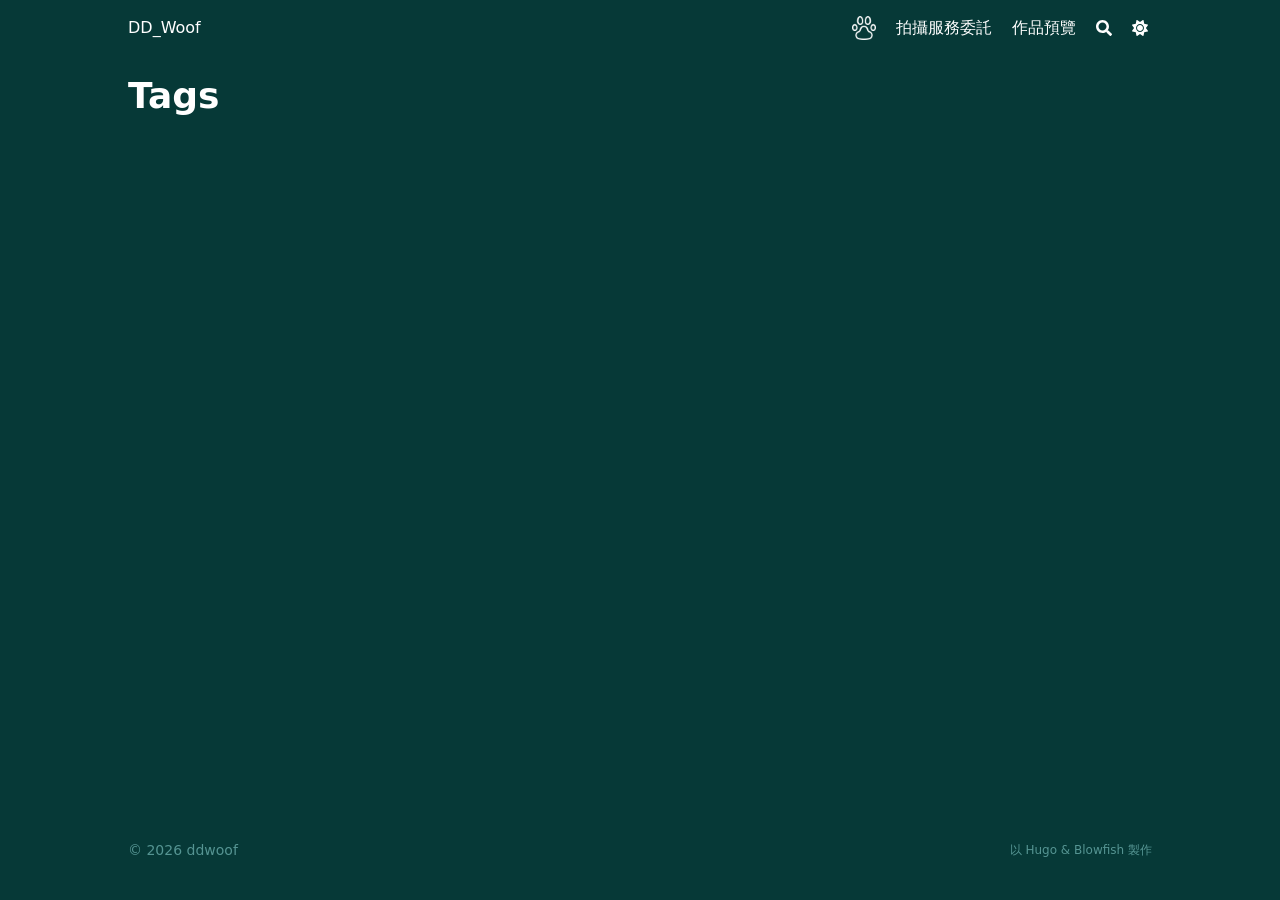
<file: tags/index.html>
<!doctype html>
<html
  lang="zh-tw"
  dir="ltr"
  class="scroll-smooth"
  data-default-appearance="dark"
  data-auto-appearance="true"><head>
  <meta charset="utf-8">
  
    <meta http-equiv="content-language" content="zh-tw">
  
  <meta name="viewport" content="width=device-width, initial-scale=1.0">
  <meta http-equiv="X-UA-Compatible" content="ie=edge">
  <meta name="theme-color">

  
  
    <title>Tags &middot; DD_Woof</title>
    <meta name="title" content="Tags &middot; DD_Woof">
  

  
  
  
  
  
  <link rel="canonical" href="/tags/">
  
    
      <link rel="alternate" type="application/rss+xml" href="/tags/index.xml" title="DD_Woof" />
  

  
  
    <meta name="author" content="ddwoof">
  
  
    
      
        
          <link href="https://x.com/DD_Woof" rel="me">
        
      
    
  

  
  <meta property="og:url" content="/tags/">
  <meta property="og:site_name" content="DD_Woof">
  <meta property="og:title" content="Tags">
  <meta property="og:locale" content="zh_tw">
  <meta property="og:type" content="website">

  
  <meta name="twitter:card" content="summary">
  <meta name="twitter:title" content="Tags">

  
  
  
  
    
      
    
  
    
      
    
  
    
      
    
  
  
    
  

  
  
  
  
  
  

  

  
  
  
  
  
  
  
    
  
  
    
  
  
  <link
    type="text/css"
    rel="stylesheet"
    href="/css/main.bundle.min.bacc5cdc9474db91ea3333a25206559b05ceb0ef3ecc49c3214e8da3e983f6aa9cc485924662123fd63597dafd530e8fc702d7a046bd52d2ac4388a769b3c79e.css"
    integrity="sha512-usxc3JR025HqMzOiUgZVmwXOsO8&#43;zEnDIU6No&#43;mD9qqcxIWSRmISP9Y1l9r9Uw6PxwLXoEa9UtKsQ4inabPHng==">

  
  
  <script
    type="text/javascript"
    src="/js/appearance.min.6f41174b3a05b680820fe08cadbfa5fb7a7ca347b76a0955cdc68b9d8aca1ce24f0547e138cea33bcc7904d551a90afcb1cc7f2d9fe8557075d501419046c08c.js"
    integrity="sha512-b0EXSzoFtoCCD&#43;CMrb&#43;l&#43;3p8o0e3aglVzcaLnYrKHOJPBUfhOM6jO8x5BNVRqQr8scx/LZ/oVXB11QFBkEbAjA=="></script>
  
  
  
  
  
  
    
    <script src="/lib/zoom/zoom.min.umd.a527109b68c082a70f3697716dd72a9d5aa8b545cf800cecbbc7399f2ca6f6e0ce3e431f2062b48bbfa47c9ea42822714060bef309be073f49b9c0e30d318d7b.js" integrity="sha512-pScQm2jAgqcPNpdxbdcqnVqotUXPgAzsu8c5nyym9uDOPkMfIGK0i7&#43;kfJ6kKCJxQGC&#43;8wm&#43;Bz9JucDjDTGNew=="></script>
  

  
  
  
    
  
  
    
  
  
  
  
  
  
    
    <script
      defer
      type="text/javascript"
      id="script-bundle"
      src="/js/main.bundle.min.858f7f82734cfae08d59fcf8d0eb186f01706a84e2f7d20d39edfd7bc8bed6166e02d5c65ecce1de82b1ac52d1e01d77bd1a82d19186fdae5fe6e12d867fcf68.js"
      integrity="sha512-hY9/gnNM&#43;uCNWfz40OsYbwFwaoTi99INOe39e8i&#43;1hZuAtXGXszh3oKxrFLR4B13vRqC0ZGG/a5f5uEthn/PaA=="
      data-copy="複製"
      data-copied="已複製"></script>
  

  
  
























  

  

  

  

  













  
  
    <link rel="apple-touch-icon" sizes="180x180" href="/apple-touch-icon.png">
    <link rel="icon" type="image/png" sizes="32x32" href="/favicon-32x32.png">
    <link rel="icon" type="image/png" sizes="16x16" href="/favicon-16x16.png">
    <link rel="manifest" href="/site.webmanifest">
  

  
  <script type="application/ld+json">
  [{
    "@context": "https://schema.org",
    "@type": "Article",
    "articleSection": "Tags",
    "name": "Tags",
    "headline": "Tags",
    
    "inLanguage": "zh-tw",
    "url" : "/tags/",
    "author" : {
      "@type": "Person",
      "name": "ddwoof"
    },
    
    
    
    
    
    
    
    
    "mainEntityOfPage": "true",
    "wordCount": "0"
  }]
  </script>



  
  
    




  

  
  

  
  

  
  
</head>


















  
  <body class="flex flex-col h-screen m-auto leading-7 max-w-7xl px-6 sm:px-14 md:px-24 lg:px-32 text-lg bg-neutral text-neutral-900 dark:bg-neutral-800 dark:text-neutral bf-scrollbar">
    <div id="the-top" class="absolute flex self-center">
      <a
        class="px-3 py-1 text-sm -translate-y-8 rounded-b-lg bg-primary-200 focus:translate-y-0 dark:bg-neutral-600"
        href="#main-content">
        <span class="font-bold text-primary-600 pe-2 dark:text-primary-400">&darr;</span>
        快轉到主要內容
      </a>
    </div>
    
    
      <div class="main-menu flex items-center w-full gap-2 p-1 pl-0">
  
    
    
  
  
    <a href="/" class="text-base font-medium truncate min-w-0 shrink">
      DD_Woof
    </a>
  
  <div class="flex items-center ms-auto">
    <div class="hidden md:flex">
      <nav class="flex items-center gap-x-5 h-12">
  
    
      
  
    <a
      href="/"
      
      class="flex items-center bf-icon-color-hover"
      aria-label="&lt;img src=&#39;/img/paw_icon.webp&#39; class=&#39;h-6 w-auto inline-block nozoom&#39; alt=&#39;Home&#39;&gt;"
      title="">
      
      
        <span class="text-base font-medium break-normal">
          <img src='/img/paw_icon.webp' class='h-6 w-auto inline-block nozoom' alt='Home'>
        </span>
      
    </a>
  

    
      
  
    <a
      href="/services/"
      
      class="flex items-center bf-icon-color-hover"
      aria-label="拍攝服務委託"
      title="2026 非商業攝影服務委託 🐶 📸">
      
      
        <span class="text-base font-medium break-normal">
          拍攝服務委託
        </span>
      
    </a>
  

    
      
  
    <a
      href="/portfolio/"
      
      class="flex items-center bf-icon-color-hover"
      aria-label="作品預覽"
      title="作品預覽 📷">
      
      
        <span class="text-base font-medium break-normal">
          作品預覽
        </span>
      
    </a>
  

    
  

  

  

  
    <button
      id="search-button"
      aria-label="Search"
      class="text-base bf-icon-color-hover"
      title="搜尋 (/)">
      <span class="relative block icon"><svg aria-hidden="true" focusable="false" data-prefix="fas" data-icon="search" class="svg-inline--fa fa-search fa-w-16" role="img" xmlns="http://www.w3.org/2000/svg" viewBox="0 0 512 512"><path fill="currentColor" d="M505 442.7L405.3 343c-4.5-4.5-10.6-7-17-7H372c27.6-35.3 44-79.7 44-128C416 93.1 322.9 0 208 0S0 93.1 0 208s93.1 208 208 208c48.3 0 92.7-16.4 128-44v16.3c0 6.4 2.5 12.5 7 17l99.7 99.7c9.4 9.4 24.6 9.4 33.9 0l28.3-28.3c9.4-9.4 9.4-24.6.1-34zM208 336c-70.7 0-128-57.2-128-128 0-70.7 57.2-128 128-128 70.7 0 128 57.2 128 128 0 70.7-57.2 128-128 128z"/></svg>
</span>
    </button>
  

  
    <div class="flex items-center">
      <button
        id="appearance-switcher"
        aria-label="Dark mode switcher"
        type="button"
        class="text-base bf-icon-color-hover">
        <div class="flex items-center justify-center dark:hidden">
          <span class="relative block icon"><svg xmlns="http://www.w3.org/2000/svg" viewBox="0 0 512 512"><path fill="currentColor" d="M32 256c0-123.8 100.3-224 223.8-224c11.36 0 29.7 1.668 40.9 3.746c9.616 1.777 11.75 14.63 3.279 19.44C245 86.5 211.2 144.6 211.2 207.8c0 109.7 99.71 193 208.3 172.3c9.561-1.805 16.28 9.324 10.11 16.95C387.9 448.6 324.8 480 255.8 480C132.1 480 32 379.6 32 256z"/></svg>
</span>
        </div>
        <div class="items-center justify-center hidden dark:flex">
          <span class="relative block icon"><svg xmlns="http://www.w3.org/2000/svg" viewBox="0 0 512 512"><path fill="currentColor" d="M256 159.1c-53.02 0-95.1 42.98-95.1 95.1S202.1 351.1 256 351.1s95.1-42.98 95.1-95.1S309 159.1 256 159.1zM509.3 347L446.1 255.1l63.15-91.01c6.332-9.125 1.104-21.74-9.826-23.72l-109-19.7l-19.7-109c-1.975-10.93-14.59-16.16-23.72-9.824L256 65.89L164.1 2.736c-9.125-6.332-21.74-1.107-23.72 9.824L121.6 121.6L12.56 141.3C1.633 143.2-3.596 155.9 2.736 164.1L65.89 256l-63.15 91.01c-6.332 9.125-1.105 21.74 9.824 23.72l109 19.7l19.7 109c1.975 10.93 14.59 16.16 23.72 9.824L256 446.1l91.01 63.15c9.127 6.334 21.75 1.107 23.72-9.822l19.7-109l109-19.7C510.4 368.8 515.6 356.1 509.3 347zM256 383.1c-70.69 0-127.1-57.31-127.1-127.1c0-70.69 57.31-127.1 127.1-127.1s127.1 57.3 127.1 127.1C383.1 326.7 326.7 383.1 256 383.1z"/></svg>
</span>
        </div>
      </button>
    </div>
  
</nav>



    </div>
    <div class="flex md:hidden">
      <div class="flex items-center h-14 gap-4">
  
    <button
      id="search-button-mobile"
      aria-label="Search"
      class="flex items-center justify-center bf-icon-color-hover"
      title="搜尋 (/)">
      <span class="relative block icon"><svg aria-hidden="true" focusable="false" data-prefix="fas" data-icon="search" class="svg-inline--fa fa-search fa-w-16" role="img" xmlns="http://www.w3.org/2000/svg" viewBox="0 0 512 512"><path fill="currentColor" d="M505 442.7L405.3 343c-4.5-4.5-10.6-7-17-7H372c27.6-35.3 44-79.7 44-128C416 93.1 322.9 0 208 0S0 93.1 0 208s93.1 208 208 208c48.3 0 92.7-16.4 128-44v16.3c0 6.4 2.5 12.5 7 17l99.7 99.7c9.4 9.4 24.6 9.4 33.9 0l28.3-28.3c9.4-9.4 9.4-24.6.1-34zM208 336c-70.7 0-128-57.2-128-128 0-70.7 57.2-128 128-128 70.7 0 128 57.2 128 128 0 70.7-57.2 128-128 128z"/></svg>
</span>
    </button>
  

  
    <button
      id="appearance-switcher-mobile"
      type="button"
      aria-label="Dark mode switcher"
      class="flex items-center justify-center text-neutral-900 hover:text-primary-600 dark:text-neutral-200 dark:hover:text-primary-400">
      <div class="dark:hidden">
        <span class="relative block icon"><svg xmlns="http://www.w3.org/2000/svg" viewBox="0 0 512 512"><path fill="currentColor" d="M32 256c0-123.8 100.3-224 223.8-224c11.36 0 29.7 1.668 40.9 3.746c9.616 1.777 11.75 14.63 3.279 19.44C245 86.5 211.2 144.6 211.2 207.8c0 109.7 99.71 193 208.3 172.3c9.561-1.805 16.28 9.324 10.11 16.95C387.9 448.6 324.8 480 255.8 480C132.1 480 32 379.6 32 256z"/></svg>
</span>
      </div>
      <div class="hidden dark:block">
        <span class="relative block icon"><svg xmlns="http://www.w3.org/2000/svg" viewBox="0 0 512 512"><path fill="currentColor" d="M256 159.1c-53.02 0-95.1 42.98-95.1 95.1S202.1 351.1 256 351.1s95.1-42.98 95.1-95.1S309 159.1 256 159.1zM509.3 347L446.1 255.1l63.15-91.01c6.332-9.125 1.104-21.74-9.826-23.72l-109-19.7l-19.7-109c-1.975-10.93-14.59-16.16-23.72-9.824L256 65.89L164.1 2.736c-9.125-6.332-21.74-1.107-23.72 9.824L121.6 121.6L12.56 141.3C1.633 143.2-3.596 155.9 2.736 164.1L65.89 256l-63.15 91.01c-6.332 9.125-1.105 21.74 9.824 23.72l109 19.7l19.7 109c1.975 10.93 14.59 16.16 23.72 9.824L256 446.1l91.01 63.15c9.127 6.334 21.75 1.107 23.72-9.822l19.7-109l109-19.7C510.4 368.8 515.6 356.1 509.3 347zM256 383.1c-70.69 0-127.1-57.31-127.1-127.1c0-70.69 57.31-127.1 127.1-127.1s127.1 57.3 127.1 127.1C383.1 326.7 326.7 383.1 256 383.1z"/></svg>
</span>
      </div>
    </button>
  

  
    <input type="checkbox" id="mobile-menu-toggle" autocomplete="off" class="hidden peer">
    <label for="mobile-menu-toggle" class="flex items-center justify-center cursor-pointer bf-icon-color-hover">
      <span class="relative block icon"><svg xmlns="http://www.w3.org/2000/svg" viewBox="0 0 448 512"><path fill="currentColor" d="M0 96C0 78.33 14.33 64 32 64H416C433.7 64 448 78.33 448 96C448 113.7 433.7 128 416 128H32C14.33 128 0 113.7 0 96zM0 256C0 238.3 14.33 224 32 224H416C433.7 224 448 238.3 448 256C448 273.7 433.7 288 416 288H32C14.33 288 0 273.7 0 256zM416 448H32C14.33 448 0 433.7 0 416C0 398.3 14.33 384 32 384H416C433.7 384 448 398.3 448 416C448 433.7 433.7 448 416 448z"/></svg>
</span>
    </label>

    <div
      role="dialog"
      aria-modal="true"
      style="scrollbar-gutter: stable;"
      class="fixed inset-0 z-50 invisible overflow-y-auto px-6 py-20 opacity-0 transition-[opacity,visibility] duration-300 peer-checked:visible peer-checked:opacity-100 bg-neutral-50/97 dark:bg-neutral-900/99
      bf-scrollbar">
      <label
        for="mobile-menu-toggle"
        class="fixed end-8 top-5 flex items-center justify-center z-50 h-12 w-12 cursor-pointer select-none rounded-full bf-icon-color-hover border bf-border-color bf-border-color-hover bg-neutral-50 dark:bg-neutral-900">
        <span class="relative block icon"><svg xmlns="http://www.w3.org/2000/svg" viewBox="0 0 320 512"><path fill="currentColor" d="M310.6 361.4c12.5 12.5 12.5 32.75 0 45.25C304.4 412.9 296.2 416 288 416s-16.38-3.125-22.62-9.375L160 301.3L54.63 406.6C48.38 412.9 40.19 416 32 416S15.63 412.9 9.375 406.6c-12.5-12.5-12.5-32.75 0-45.25l105.4-105.4L9.375 150.6c-12.5-12.5-12.5-32.75 0-45.25s32.75-12.5 45.25 0L160 210.8l105.4-105.4c12.5-12.5 32.75-12.5 45.25 0s12.5 32.75 0 45.25l-105.4 105.4L310.6 361.4z"/></svg>
</span>
      </label>
      <nav class="mx-auto max-w-md space-y-6">
        
  
    
    <div class="px-2">
      <a
        href="/"
        aria-label="&lt;img src=&#39;/img/paw_icon.webp&#39; class=&#39;h-6 w-auto inline-block nozoom&#39; alt=&#39;Home&#39;&gt;"
        
        class="flex items-center gap-4 group bf-icon-color-hover text-neutral-700 dark:text-neutral-200">
        
        <span title="" class="text-2xl font-bold tracking-tight">
          <img src='/img/paw_icon.webp' class='h-6 w-auto inline-block nozoom' alt='Home'>
        </span>
        
      </a>

      
    </div>
  
    
    <div class="px-2">
      <a
        href="/services/"
        aria-label="拍攝服務委託"
        
        class="flex items-center gap-4 group bf-icon-color-hover text-neutral-700 dark:text-neutral-200">
        
        <span title="2026 非商業攝影服務委託 🐶 📸" class="text-2xl font-bold tracking-tight">
          拍攝服務委託
        </span>
        
      </a>

      
    </div>
  
    
    <div class="px-2">
      <a
        href="/portfolio/"
        aria-label="作品預覽"
        
        class="flex items-center gap-4 group bf-icon-color-hover text-neutral-700 dark:text-neutral-200">
        
        <span title="作品預覽 📷" class="text-2xl font-bold tracking-tight">
          作品預覽
        </span>
        
      </a>

      
    </div>
  

        
  

        
  

      </nav>
    </div>
  
</div>







    </div>
  </div>
</div>





    
    <div class="relative flex flex-col grow">
      <main id="main-content" class="grow">
        
  
  
  <header class="mt-5">
    
    <h1 class="mt-5 text-4xl font-extrabold text-neutral-900 dark:text-neutral">Tags</h1>
    <div class="mt-1 mb-2 text-base text-neutral-500 dark:text-neutral-400 print:hidden">
      





  
  



  

  

  

  

  


  <div class="flex flex-row flex-wrap items-center">
    
    
  </div>


    </div>
  </header>
  

  

    <section class="flex flex-wrap max-w-prose -mx-2 overflow-hidden">
      
    </section>
  

        


  






<div
  id="scroll-to-top"
  class="fixed bottom-6 end-6 z-50 transform translate-y-4 opacity-0 duration-200">
  <a
    href="#the-top"
    class="pointer-events-auto flex h-12 w-12 items-center justify-center rounded-full bg-neutral/50 text-xl text-neutral-700 hover:text-primary-600 dark:bg-neutral-800/50 dark:text-neutral dark:hover:text-primary-400"
    aria-label="捲動到頁頂"
    title="捲動到頁頂">
    &uarr;
  </a>
</div>

      </main><footer id="site-footer" class="py-10 print:hidden">
  
  
    
  
  <div class="flex items-center justify-between">
    
    
      <p class="text-sm text-neutral-500 dark:text-neutral-400">
          &copy;
          2026
          ddwoof
      </p>
    

    
    
      <p class="text-xs text-neutral-500 dark:text-neutral-400">
        
        
        以 <a class="hover:underline hover:decoration-primary-400 hover:text-primary-500"
          href="https://gohugo.io/" target="_blank" rel="noopener noreferrer">Hugo</a> &amp; <a class="hover:underline hover:decoration-primary-400 hover:text-primary-500"
          href="https://blowfish.page/" target="_blank" rel="noopener noreferrer">Blowfish</a> 製作
      </p>
    
  </div>
  
    <script>
      mediumZoom(document.querySelectorAll("img:not(.nozoom)"), {
        margin: 24,
        background: "rgba(0,0,0,0.5)",
        scrollOffset: 0,
      });
    </script>
  
  
  
</footer>
<div
  id="search-wrapper"
  class="invisible fixed inset-0 flex h-screen w-screen cursor-default flex-col bg-neutral-500/50 p-4 backdrop-blur-sm dark:bg-neutral-900/50 sm:p-6 md:p-[10vh] lg:p-[12vh] z-500"
  data-url="/">
  <div
    id="search-modal"
    class="flex flex-col w-full max-w-3xl min-h-0 mx-auto border rounded-md shadow-lg top-20 border-neutral-200 bg-neutral dark:border-neutral-700 dark:bg-neutral-800">
    <header class="relative z-10 flex items-center justify-between flex-none px-2">
      <form class="flex items-center flex-auto min-w-0">
        <div class="flex items-center justify-center w-8 h-8 text-neutral-400">
          <span class="relative block icon"><svg aria-hidden="true" focusable="false" data-prefix="fas" data-icon="search" class="svg-inline--fa fa-search fa-w-16" role="img" xmlns="http://www.w3.org/2000/svg" viewBox="0 0 512 512"><path fill="currentColor" d="M505 442.7L405.3 343c-4.5-4.5-10.6-7-17-7H372c27.6-35.3 44-79.7 44-128C416 93.1 322.9 0 208 0S0 93.1 0 208s93.1 208 208 208c48.3 0 92.7-16.4 128-44v16.3c0 6.4 2.5 12.5 7 17l99.7 99.7c9.4 9.4 24.6 9.4 33.9 0l28.3-28.3c9.4-9.4 9.4-24.6.1-34zM208 336c-70.7 0-128-57.2-128-128 0-70.7 57.2-128 128-128 70.7 0 128 57.2 128 128 0 70.7-57.2 128-128 128z"/></svg>
</span>
        </div>
        <input
          type="search"
          id="search-query"
          class="flex flex-auto h-12 mx-1 bg-transparent appearance-none focus:outline-dotted focus:outline-2 focus:outline-transparent"
          placeholder="搜尋"
          tabindex="0">
      </form>
      <button
        id="close-search-button"
        class="flex items-center justify-center w-8 h-8 text-neutral-700 hover:text-primary-600 dark:text-neutral dark:hover:text-primary-400"
        title="關閉 (Esc)">
        <span class="relative block icon"><svg xmlns="http://www.w3.org/2000/svg" viewBox="0 0 320 512"><path fill="currentColor" d="M310.6 361.4c12.5 12.5 12.5 32.75 0 45.25C304.4 412.9 296.2 416 288 416s-16.38-3.125-22.62-9.375L160 301.3L54.63 406.6C48.38 412.9 40.19 416 32 416S15.63 412.9 9.375 406.6c-12.5-12.5-12.5-32.75 0-45.25l105.4-105.4L9.375 150.6c-12.5-12.5-12.5-32.75 0-45.25s32.75-12.5 45.25 0L160 210.8l105.4-105.4c12.5-12.5 32.75-12.5 45.25 0s12.5 32.75 0 45.25l-105.4 105.4L310.6 361.4z"/></svg>
</span>
      </button>
    </header>
    <section class="flex-auto px-2 overflow-auto">
      <ul id="search-results">
        
      </ul>
    </section>
  </div>
</div>

    </div>
  </body>
  
</html>
</file>
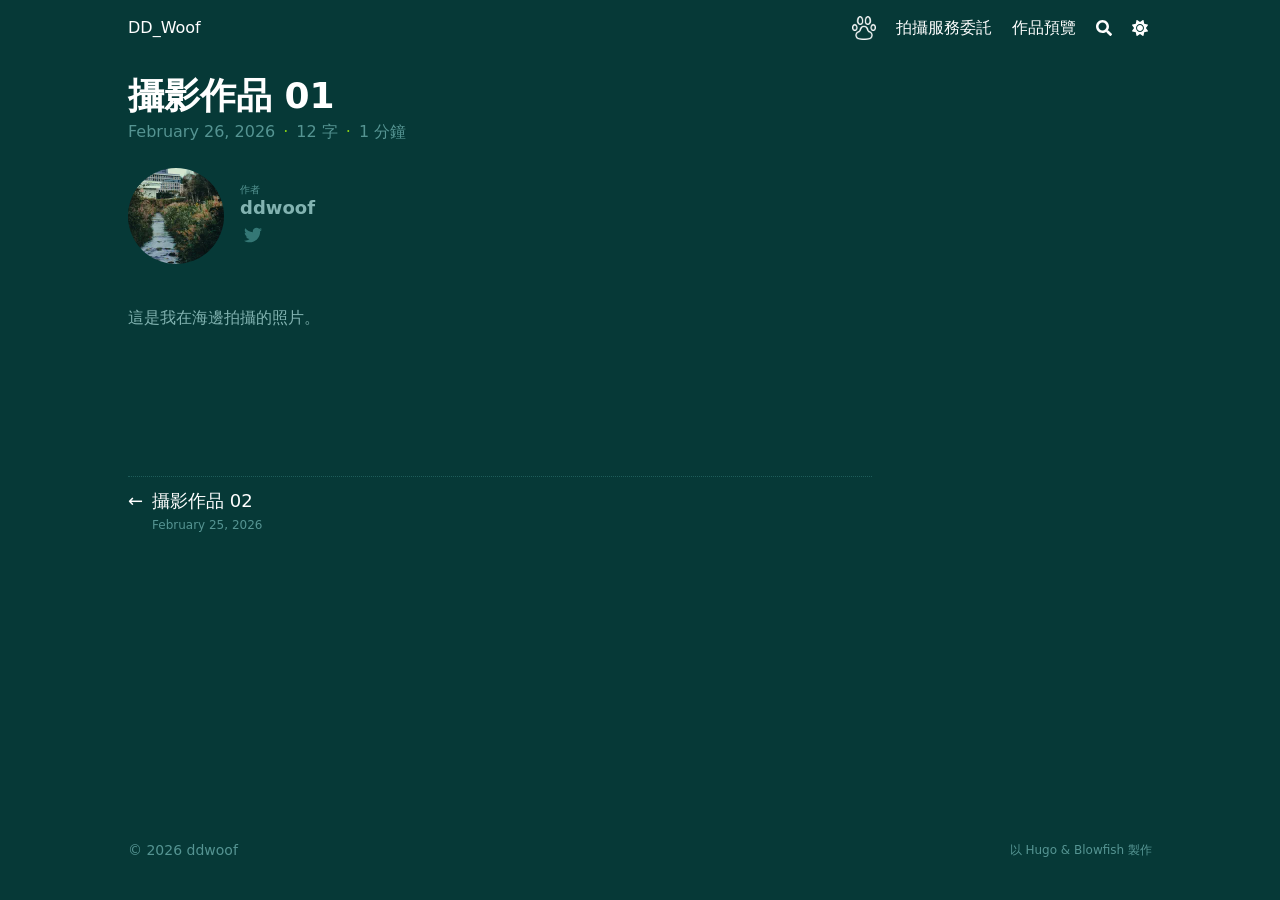
<file: posts/photo-1/index.html>
<!doctype html>
<html
  lang="zh-tw"
  dir="ltr"
  class="scroll-smooth"
  data-default-appearance="dark"
  data-auto-appearance="true"><head>
  <meta charset="utf-8">
  
    <meta http-equiv="content-language" content="zh-tw">
  
  <meta name="viewport" content="width=device-width, initial-scale=1.0">
  <meta http-equiv="X-UA-Compatible" content="ie=edge">
  <meta name="theme-color">

  
  
    <title>攝影作品 01 &middot; DD_Woof</title>
    <meta name="title" content="攝影作品 01 &middot; DD_Woof">
  

  
  
    <meta name="description" content="我的第一份攝影作品展示。">
  
  
  
  
  <link rel="canonical" href="/posts/photo-1/">
  

  
  
    <meta name="author" content="ddwoof">
  
  
    
      
        
          <link href="https://x.com/DD_Woof" rel="me">
        
      
    
  

  
  <meta property="og:url" content="/posts/photo-1/">
  <meta property="og:site_name" content="DD_Woof">
  <meta property="og:title" content="攝影作品 01">
  <meta property="og:description" content="我的第一份攝影作品展示。">
  <meta property="og:locale" content="zh_tw">
  <meta property="og:type" content="article">
    <meta property="article:section" content="posts">
    <meta property="article:published_time" content="2026-02-26T00:00:00+00:00">
    <meta property="article:modified_time" content="2026-02-26T00:00:00+00:00">
    <meta property="og:image" content="/posts/photo-1/feature.jpg">

  
  <meta name="twitter:card" content="summary_large_image">
  <meta name="twitter:image" content="/posts/photo-1/feature.jpg">
  <meta name="twitter:title" content="攝影作品 01">
  <meta name="twitter:description" content="我的第一份攝影作品展示。">

  
  
  
  
    
      
    
  
    
      
    
  
    
      
    
  
  
    
  

  
  
  
  
  
  

  

  
  
  
  
  
  
  
    
  
  
    
  
  
  <link
    type="text/css"
    rel="stylesheet"
    href="/css/main.bundle.min.bacc5cdc9474db91ea3333a25206559b05ceb0ef3ecc49c3214e8da3e983f6aa9cc485924662123fd63597dafd530e8fc702d7a046bd52d2ac4388a769b3c79e.css"
    integrity="sha512-usxc3JR025HqMzOiUgZVmwXOsO8&#43;zEnDIU6No&#43;mD9qqcxIWSRmISP9Y1l9r9Uw6PxwLXoEa9UtKsQ4inabPHng==">

  
  
  <script
    type="text/javascript"
    src="/js/appearance.min.6f41174b3a05b680820fe08cadbfa5fb7a7ca347b76a0955cdc68b9d8aca1ce24f0547e138cea33bcc7904d551a90afcb1cc7f2d9fe8557075d501419046c08c.js"
    integrity="sha512-b0EXSzoFtoCCD&#43;CMrb&#43;l&#43;3p8o0e3aglVzcaLnYrKHOJPBUfhOM6jO8x5BNVRqQr8scx/LZ/oVXB11QFBkEbAjA=="></script>
  
  
  
  
  
  
    
    <script src="/lib/zoom/zoom.min.umd.a527109b68c082a70f3697716dd72a9d5aa8b545cf800cecbbc7399f2ca6f6e0ce3e431f2062b48bbfa47c9ea42822714060bef309be073f49b9c0e30d318d7b.js" integrity="sha512-pScQm2jAgqcPNpdxbdcqnVqotUXPgAzsu8c5nyym9uDOPkMfIGK0i7&#43;kfJ6kKCJxQGC&#43;8wm&#43;Bz9JucDjDTGNew=="></script>
  

  
  
  
    
  
  
    
  
  
  
  
  
  
    
    <script
      defer
      type="text/javascript"
      id="script-bundle"
      src="/js/main.bundle.min.858f7f82734cfae08d59fcf8d0eb186f01706a84e2f7d20d39edfd7bc8bed6166e02d5c65ecce1de82b1ac52d1e01d77bd1a82d19186fdae5fe6e12d867fcf68.js"
      integrity="sha512-hY9/gnNM&#43;uCNWfz40OsYbwFwaoTi99INOe39e8i&#43;1hZuAtXGXszh3oKxrFLR4B13vRqC0ZGG/a5f5uEthn/PaA=="
      data-copy="複製"
      data-copied="已複製"></script>
  

  
  
























  

  

  

  

  













  
  
    <link rel="apple-touch-icon" sizes="180x180" href="/apple-touch-icon.png">
    <link rel="icon" type="image/png" sizes="32x32" href="/favicon-32x32.png">
    <link rel="icon" type="image/png" sizes="16x16" href="/favicon-16x16.png">
    <link rel="manifest" href="/site.webmanifest">
  

  
  <script type="application/ld+json">
  [{
    "@context": "https://schema.org",
    "@type": "Article",
    "articleSection": "Posts",
    "name": "攝影作品 01",
    "headline": "攝影作品 01",
    "description": "我的第一份攝影作品展示。",
    "inLanguage": "zh-tw",
    "url" : "/posts/photo-1/",
    "author" : {
      "@type": "Person",
      "name": "ddwoof"
    },
    "copyrightYear": "2026",
    "dateCreated": "2026-02-26T00:00:00\u002b00:00",
    "datePublished": "2026-02-26T00:00:00\u002b00:00",
    
    "dateModified": "2026-02-26T00:00:00\u002b00:00",
    
    
    
    "mainEntityOfPage": "true",
    "wordCount": "12"
  }]
  </script>



  
  
    




  

  
  

  
  

  
  
</head>


















  
  <body class="flex flex-col h-screen m-auto leading-7 max-w-7xl px-6 sm:px-14 md:px-24 lg:px-32 text-lg bg-neutral text-neutral-900 dark:bg-neutral-800 dark:text-neutral bf-scrollbar">
    <div id="the-top" class="absolute flex self-center">
      <a
        class="px-3 py-1 text-sm -translate-y-8 rounded-b-lg bg-primary-200 focus:translate-y-0 dark:bg-neutral-600"
        href="#main-content">
        <span class="font-bold text-primary-600 pe-2 dark:text-primary-400">&darr;</span>
        快轉到主要內容
      </a>
    </div>
    
    
      <div class="main-menu flex items-center w-full gap-2 p-1 pl-0">
  
    
    
  
  
    <a href="/" class="text-base font-medium truncate min-w-0 shrink">
      DD_Woof
    </a>
  
  <div class="flex items-center ms-auto">
    <div class="hidden md:flex">
      <nav class="flex items-center gap-x-5 h-12">
  
    
      
  
    <a
      href="/"
      
      class="flex items-center bf-icon-color-hover"
      aria-label="&lt;img src=&#39;/img/paw_icon.webp&#39; class=&#39;h-6 w-auto inline-block nozoom&#39; alt=&#39;Home&#39;&gt;"
      title="">
      
      
        <span class="text-base font-medium break-normal">
          <img src='/img/paw_icon.webp' class='h-6 w-auto inline-block nozoom' alt='Home'>
        </span>
      
    </a>
  

    
      
  
    <a
      href="/services/"
      
      class="flex items-center bf-icon-color-hover"
      aria-label="拍攝服務委託"
      title="2026 非商業攝影服務委託 🐶 📸">
      
      
        <span class="text-base font-medium break-normal">
          拍攝服務委託
        </span>
      
    </a>
  

    
      
  
    <a
      href="/portfolio/"
      
      class="flex items-center bf-icon-color-hover"
      aria-label="作品預覽"
      title="作品預覽 📷">
      
      
        <span class="text-base font-medium break-normal">
          作品預覽
        </span>
      
    </a>
  

    
  

  

  

  
    <button
      id="search-button"
      aria-label="Search"
      class="text-base bf-icon-color-hover"
      title="搜尋 (/)">
      <span class="relative block icon"><svg aria-hidden="true" focusable="false" data-prefix="fas" data-icon="search" class="svg-inline--fa fa-search fa-w-16" role="img" xmlns="http://www.w3.org/2000/svg" viewBox="0 0 512 512"><path fill="currentColor" d="M505 442.7L405.3 343c-4.5-4.5-10.6-7-17-7H372c27.6-35.3 44-79.7 44-128C416 93.1 322.9 0 208 0S0 93.1 0 208s93.1 208 208 208c48.3 0 92.7-16.4 128-44v16.3c0 6.4 2.5 12.5 7 17l99.7 99.7c9.4 9.4 24.6 9.4 33.9 0l28.3-28.3c9.4-9.4 9.4-24.6.1-34zM208 336c-70.7 0-128-57.2-128-128 0-70.7 57.2-128 128-128 70.7 0 128 57.2 128 128 0 70.7-57.2 128-128 128z"/></svg>
</span>
    </button>
  

  
    <div class="flex items-center">
      <button
        id="appearance-switcher"
        aria-label="Dark mode switcher"
        type="button"
        class="text-base bf-icon-color-hover">
        <div class="flex items-center justify-center dark:hidden">
          <span class="relative block icon"><svg xmlns="http://www.w3.org/2000/svg" viewBox="0 0 512 512"><path fill="currentColor" d="M32 256c0-123.8 100.3-224 223.8-224c11.36 0 29.7 1.668 40.9 3.746c9.616 1.777 11.75 14.63 3.279 19.44C245 86.5 211.2 144.6 211.2 207.8c0 109.7 99.71 193 208.3 172.3c9.561-1.805 16.28 9.324 10.11 16.95C387.9 448.6 324.8 480 255.8 480C132.1 480 32 379.6 32 256z"/></svg>
</span>
        </div>
        <div class="items-center justify-center hidden dark:flex">
          <span class="relative block icon"><svg xmlns="http://www.w3.org/2000/svg" viewBox="0 0 512 512"><path fill="currentColor" d="M256 159.1c-53.02 0-95.1 42.98-95.1 95.1S202.1 351.1 256 351.1s95.1-42.98 95.1-95.1S309 159.1 256 159.1zM509.3 347L446.1 255.1l63.15-91.01c6.332-9.125 1.104-21.74-9.826-23.72l-109-19.7l-19.7-109c-1.975-10.93-14.59-16.16-23.72-9.824L256 65.89L164.1 2.736c-9.125-6.332-21.74-1.107-23.72 9.824L121.6 121.6L12.56 141.3C1.633 143.2-3.596 155.9 2.736 164.1L65.89 256l-63.15 91.01c-6.332 9.125-1.105 21.74 9.824 23.72l109 19.7l19.7 109c1.975 10.93 14.59 16.16 23.72 9.824L256 446.1l91.01 63.15c9.127 6.334 21.75 1.107 23.72-9.822l19.7-109l109-19.7C510.4 368.8 515.6 356.1 509.3 347zM256 383.1c-70.69 0-127.1-57.31-127.1-127.1c0-70.69 57.31-127.1 127.1-127.1s127.1 57.3 127.1 127.1C383.1 326.7 326.7 383.1 256 383.1z"/></svg>
</span>
        </div>
      </button>
    </div>
  
</nav>



    </div>
    <div class="flex md:hidden">
      <div class="flex items-center h-14 gap-4">
  
    <button
      id="search-button-mobile"
      aria-label="Search"
      class="flex items-center justify-center bf-icon-color-hover"
      title="搜尋 (/)">
      <span class="relative block icon"><svg aria-hidden="true" focusable="false" data-prefix="fas" data-icon="search" class="svg-inline--fa fa-search fa-w-16" role="img" xmlns="http://www.w3.org/2000/svg" viewBox="0 0 512 512"><path fill="currentColor" d="M505 442.7L405.3 343c-4.5-4.5-10.6-7-17-7H372c27.6-35.3 44-79.7 44-128C416 93.1 322.9 0 208 0S0 93.1 0 208s93.1 208 208 208c48.3 0 92.7-16.4 128-44v16.3c0 6.4 2.5 12.5 7 17l99.7 99.7c9.4 9.4 24.6 9.4 33.9 0l28.3-28.3c9.4-9.4 9.4-24.6.1-34zM208 336c-70.7 0-128-57.2-128-128 0-70.7 57.2-128 128-128 70.7 0 128 57.2 128 128 0 70.7-57.2 128-128 128z"/></svg>
</span>
    </button>
  

  
    <button
      id="appearance-switcher-mobile"
      type="button"
      aria-label="Dark mode switcher"
      class="flex items-center justify-center text-neutral-900 hover:text-primary-600 dark:text-neutral-200 dark:hover:text-primary-400">
      <div class="dark:hidden">
        <span class="relative block icon"><svg xmlns="http://www.w3.org/2000/svg" viewBox="0 0 512 512"><path fill="currentColor" d="M32 256c0-123.8 100.3-224 223.8-224c11.36 0 29.7 1.668 40.9 3.746c9.616 1.777 11.75 14.63 3.279 19.44C245 86.5 211.2 144.6 211.2 207.8c0 109.7 99.71 193 208.3 172.3c9.561-1.805 16.28 9.324 10.11 16.95C387.9 448.6 324.8 480 255.8 480C132.1 480 32 379.6 32 256z"/></svg>
</span>
      </div>
      <div class="hidden dark:block">
        <span class="relative block icon"><svg xmlns="http://www.w3.org/2000/svg" viewBox="0 0 512 512"><path fill="currentColor" d="M256 159.1c-53.02 0-95.1 42.98-95.1 95.1S202.1 351.1 256 351.1s95.1-42.98 95.1-95.1S309 159.1 256 159.1zM509.3 347L446.1 255.1l63.15-91.01c6.332-9.125 1.104-21.74-9.826-23.72l-109-19.7l-19.7-109c-1.975-10.93-14.59-16.16-23.72-9.824L256 65.89L164.1 2.736c-9.125-6.332-21.74-1.107-23.72 9.824L121.6 121.6L12.56 141.3C1.633 143.2-3.596 155.9 2.736 164.1L65.89 256l-63.15 91.01c-6.332 9.125-1.105 21.74 9.824 23.72l109 19.7l19.7 109c1.975 10.93 14.59 16.16 23.72 9.824L256 446.1l91.01 63.15c9.127 6.334 21.75 1.107 23.72-9.822l19.7-109l109-19.7C510.4 368.8 515.6 356.1 509.3 347zM256 383.1c-70.69 0-127.1-57.31-127.1-127.1c0-70.69 57.31-127.1 127.1-127.1s127.1 57.3 127.1 127.1C383.1 326.7 326.7 383.1 256 383.1z"/></svg>
</span>
      </div>
    </button>
  

  
    <input type="checkbox" id="mobile-menu-toggle" autocomplete="off" class="hidden peer">
    <label for="mobile-menu-toggle" class="flex items-center justify-center cursor-pointer bf-icon-color-hover">
      <span class="relative block icon"><svg xmlns="http://www.w3.org/2000/svg" viewBox="0 0 448 512"><path fill="currentColor" d="M0 96C0 78.33 14.33 64 32 64H416C433.7 64 448 78.33 448 96C448 113.7 433.7 128 416 128H32C14.33 128 0 113.7 0 96zM0 256C0 238.3 14.33 224 32 224H416C433.7 224 448 238.3 448 256C448 273.7 433.7 288 416 288H32C14.33 288 0 273.7 0 256zM416 448H32C14.33 448 0 433.7 0 416C0 398.3 14.33 384 32 384H416C433.7 384 448 398.3 448 416C448 433.7 433.7 448 416 448z"/></svg>
</span>
    </label>

    <div
      role="dialog"
      aria-modal="true"
      style="scrollbar-gutter: stable;"
      class="fixed inset-0 z-50 invisible overflow-y-auto px-6 py-20 opacity-0 transition-[opacity,visibility] duration-300 peer-checked:visible peer-checked:opacity-100 bg-neutral-50/97 dark:bg-neutral-900/99
      bf-scrollbar">
      <label
        for="mobile-menu-toggle"
        class="fixed end-8 top-5 flex items-center justify-center z-50 h-12 w-12 cursor-pointer select-none rounded-full bf-icon-color-hover border bf-border-color bf-border-color-hover bg-neutral-50 dark:bg-neutral-900">
        <span class="relative block icon"><svg xmlns="http://www.w3.org/2000/svg" viewBox="0 0 320 512"><path fill="currentColor" d="M310.6 361.4c12.5 12.5 12.5 32.75 0 45.25C304.4 412.9 296.2 416 288 416s-16.38-3.125-22.62-9.375L160 301.3L54.63 406.6C48.38 412.9 40.19 416 32 416S15.63 412.9 9.375 406.6c-12.5-12.5-12.5-32.75 0-45.25l105.4-105.4L9.375 150.6c-12.5-12.5-12.5-32.75 0-45.25s32.75-12.5 45.25 0L160 210.8l105.4-105.4c12.5-12.5 32.75-12.5 45.25 0s12.5 32.75 0 45.25l-105.4 105.4L310.6 361.4z"/></svg>
</span>
      </label>
      <nav class="mx-auto max-w-md space-y-6">
        
  
    
    <div class="px-2">
      <a
        href="/"
        aria-label="&lt;img src=&#39;/img/paw_icon.webp&#39; class=&#39;h-6 w-auto inline-block nozoom&#39; alt=&#39;Home&#39;&gt;"
        
        class="flex items-center gap-4 group bf-icon-color-hover text-neutral-700 dark:text-neutral-200">
        
        <span title="" class="text-2xl font-bold tracking-tight">
          <img src='/img/paw_icon.webp' class='h-6 w-auto inline-block nozoom' alt='Home'>
        </span>
        
      </a>

      
    </div>
  
    
    <div class="px-2">
      <a
        href="/services/"
        aria-label="拍攝服務委託"
        
        class="flex items-center gap-4 group bf-icon-color-hover text-neutral-700 dark:text-neutral-200">
        
        <span title="2026 非商業攝影服務委託 🐶 📸" class="text-2xl font-bold tracking-tight">
          拍攝服務委託
        </span>
        
      </a>

      
    </div>
  
    
    <div class="px-2">
      <a
        href="/portfolio/"
        aria-label="作品預覽"
        
        class="flex items-center gap-4 group bf-icon-color-hover text-neutral-700 dark:text-neutral-200">
        
        <span title="作品預覽 📷" class="text-2xl font-bold tracking-tight">
          作品預覽
        </span>
        
      </a>

      
    </div>
  

        
  

        
  

      </nav>
    </div>
  
</div>







    </div>
  </div>
</div>





    
    <div class="relative flex flex-col grow">
      <main id="main-content" class="grow">
        
  
  <article>
    
    

    
    <header id="single_header" class="mt-5 max-w-prose">
      
      <h1 class="mt-0 text-4xl font-extrabold text-neutral-900 dark:text-neutral">
        攝影作品 01
      </h1>
      <div class="mt-1 mb-6 text-base text-neutral-500 dark:text-neutral-400 print:hidden">
        





  
  



  

  
  
  
    
  

  

  
    
  

  

  
    
  

  
    
  

  

  

  

  

  


  <div class="flex flex-row flex-wrap items-center">
    
    
      <time datetime="2026-02-26T00:00:00&#43;00:00">February 26, 2026</time><span class="px-2 text-primary-500">&middot;</span><span>12 字</span><span class="px-2 text-primary-500">&middot;</span><span title="預計閱讀時間">1 分鐘</span>
    

    
    
  </div>

  

  
  

  
  



      </div>
      
        
  
  
  
  
  
  

  

  
    
    
<div class="flex author">
  
    
    
      
    
    
      
      
      
        
        
        
      
      <img
        class="!mt-0 !mb-0 h-24 w-24 rounded-full me-4"
        width="96"
        height="96"
        alt="ddwoof"
        src="/img/homepage_hu_8d004490c26ffb15.webp"
        data-zoom-src="/img/homepage_hu_cf225e2786b52e87.webp">
    
  
  <div class="place-self-center">
    
      <div class="text-[0.6rem] uppercase leading-3 text-neutral-500 dark:text-neutral-400">
        作者
      </div>
      <div class="font-semibold leading-6 text-neutral-800 dark:text-neutral-300">
        ddwoof
      </div>
    
    
    <div class="text-2xl sm:text-lg">
  <div class="flex flex-wrap text-neutral-400 dark:text-neutral-500">
    
      
        <a
          class="px-1 hover:text-primary-700 dark:hover:text-primary-400"
          href="https://x.com/DD_Woof"
          target="_blank"
          aria-label="Twitter"
          title="Twitter"
          rel="me noopener noreferrer"
          ><span class="inline-block align-text-bottom"><span class="relative block icon"><svg xmlns="http://www.w3.org/2000/svg" viewBox="0 0 512 512"><path fill="currentColor" d="M459.37 151.716c.325 4.548.325 9.097.325 13.645 0 138.72-105.583 298.558-298.558 298.558-59.452 0-114.68-17.219-161.137-47.106 8.447.974 16.568 1.299 25.34 1.299 49.055 0 94.213-16.568 130.274-44.832-46.132-.975-84.792-31.188-98.112-72.772 6.498.974 12.995 1.624 19.818 1.624 9.421 0 18.843-1.3 27.614-3.573-48.081-9.747-84.143-51.98-84.143-102.985v-1.299c13.969 7.797 30.214 12.67 47.431 13.319-28.264-18.843-46.781-51.005-46.781-87.391 0-19.492 5.197-37.36 14.294-52.954 51.655 63.675 129.3 105.258 216.365 109.807-1.624-7.797-2.599-15.918-2.599-24.04 0-57.828 46.782-104.934 104.934-104.934 30.213 0 57.502 12.67 76.67 33.137 23.715-4.548 46.456-13.32 66.599-25.34-7.798 24.366-24.366 44.833-46.132 57.827 21.117-2.273 41.584-8.122 60.426-16.243-14.292 20.791-32.161 39.308-52.628 54.253z"/></svg>
</span></span></a
        >
      
    
  </div>

</div>
  </div>
</div>

  

  

  
    <div class="mb-5"></div>
  

      
    </header>

    
    <section class="flex flex-col max-w-full mt-0 prose dark:prose-invert lg:flex-row">
      
      
      
      
      


      <div class="min-w-0 min-h-0 max-w-fit">
        

        <div class="article-content max-w-prose mb-20">
          <p>這是我在海邊拍攝的照片。</p>

          
          
          
        </div>
        
        

        

        

      </div>
    </section>

    
    <footer class="pt-8 max-w-prose print:hidden">
      
  
    
    
    
    <div class="pt-8">
      <hr class="border-dotted border-neutral-300 dark:border-neutral-600">
      <div class="flex justify-between pt-3">
        <span class="flex flex-col">
          
            <a
              class="flex text-neutral-700 hover:text-primary-600 dark:text-neutral dark:hover:text-primary-400"
              href="/posts/photo-2/">
              <span class="leading-6">
                <span class="inline-block rtl:rotate-180">&larr;</span>&ensp;攝影作品 02
              </span>
            </a>
            
              <span class="ms-6 mt-1 text-xs text-neutral-500 dark:text-neutral-400">
                <time datetime="2026-02-25T00:00:00&#43;00:00">February 25, 2026</time>
              </span>
            
          
        </span>
        <span class="flex flex-col items-end">
          
        </span>
      </div>
    </div>
  


      
    </footer>
  </article>

        


  






<div
  id="scroll-to-top"
  class="fixed bottom-6 end-6 z-50 transform translate-y-4 opacity-0 duration-200">
  <a
    href="#the-top"
    class="pointer-events-auto flex h-12 w-12 items-center justify-center rounded-full bg-neutral/50 text-xl text-neutral-700 hover:text-primary-600 dark:bg-neutral-800/50 dark:text-neutral dark:hover:text-primary-400"
    aria-label="捲動到頁頂"
    title="捲動到頁頂">
    &uarr;
  </a>
</div>

      </main><footer id="site-footer" class="py-10 print:hidden">
  
  
    
  
  <div class="flex items-center justify-between">
    
    
      <p class="text-sm text-neutral-500 dark:text-neutral-400">
          &copy;
          2026
          ddwoof
      </p>
    

    
    
      <p class="text-xs text-neutral-500 dark:text-neutral-400">
        
        
        以 <a class="hover:underline hover:decoration-primary-400 hover:text-primary-500"
          href="https://gohugo.io/" target="_blank" rel="noopener noreferrer">Hugo</a> &amp; <a class="hover:underline hover:decoration-primary-400 hover:text-primary-500"
          href="https://blowfish.page/" target="_blank" rel="noopener noreferrer">Blowfish</a> 製作
      </p>
    
  </div>
  
    <script>
      mediumZoom(document.querySelectorAll("img:not(.nozoom)"), {
        margin: 24,
        background: "rgba(0,0,0,0.5)",
        scrollOffset: 0,
      });
    </script>
  
  
  
</footer>
<div
  id="search-wrapper"
  class="invisible fixed inset-0 flex h-screen w-screen cursor-default flex-col bg-neutral-500/50 p-4 backdrop-blur-sm dark:bg-neutral-900/50 sm:p-6 md:p-[10vh] lg:p-[12vh] z-500"
  data-url="/">
  <div
    id="search-modal"
    class="flex flex-col w-full max-w-3xl min-h-0 mx-auto border rounded-md shadow-lg top-20 border-neutral-200 bg-neutral dark:border-neutral-700 dark:bg-neutral-800">
    <header class="relative z-10 flex items-center justify-between flex-none px-2">
      <form class="flex items-center flex-auto min-w-0">
        <div class="flex items-center justify-center w-8 h-8 text-neutral-400">
          <span class="relative block icon"><svg aria-hidden="true" focusable="false" data-prefix="fas" data-icon="search" class="svg-inline--fa fa-search fa-w-16" role="img" xmlns="http://www.w3.org/2000/svg" viewBox="0 0 512 512"><path fill="currentColor" d="M505 442.7L405.3 343c-4.5-4.5-10.6-7-17-7H372c27.6-35.3 44-79.7 44-128C416 93.1 322.9 0 208 0S0 93.1 0 208s93.1 208 208 208c48.3 0 92.7-16.4 128-44v16.3c0 6.4 2.5 12.5 7 17l99.7 99.7c9.4 9.4 24.6 9.4 33.9 0l28.3-28.3c9.4-9.4 9.4-24.6.1-34zM208 336c-70.7 0-128-57.2-128-128 0-70.7 57.2-128 128-128 70.7 0 128 57.2 128 128 0 70.7-57.2 128-128 128z"/></svg>
</span>
        </div>
        <input
          type="search"
          id="search-query"
          class="flex flex-auto h-12 mx-1 bg-transparent appearance-none focus:outline-dotted focus:outline-2 focus:outline-transparent"
          placeholder="搜尋"
          tabindex="0">
      </form>
      <button
        id="close-search-button"
        class="flex items-center justify-center w-8 h-8 text-neutral-700 hover:text-primary-600 dark:text-neutral dark:hover:text-primary-400"
        title="關閉 (Esc)">
        <span class="relative block icon"><svg xmlns="http://www.w3.org/2000/svg" viewBox="0 0 320 512"><path fill="currentColor" d="M310.6 361.4c12.5 12.5 12.5 32.75 0 45.25C304.4 412.9 296.2 416 288 416s-16.38-3.125-22.62-9.375L160 301.3L54.63 406.6C48.38 412.9 40.19 416 32 416S15.63 412.9 9.375 406.6c-12.5-12.5-12.5-32.75 0-45.25l105.4-105.4L9.375 150.6c-12.5-12.5-12.5-32.75 0-45.25s32.75-12.5 45.25 0L160 210.8l105.4-105.4c12.5-12.5 32.75-12.5 45.25 0s12.5 32.75 0 45.25l-105.4 105.4L310.6 361.4z"/></svg>
</span>
      </button>
    </header>
    <section class="flex-auto px-2 overflow-auto">
      <ul id="search-results">
        
      </ul>
    </section>
  </div>
</div>

    </div>
  </body>
  
</html>
</file>
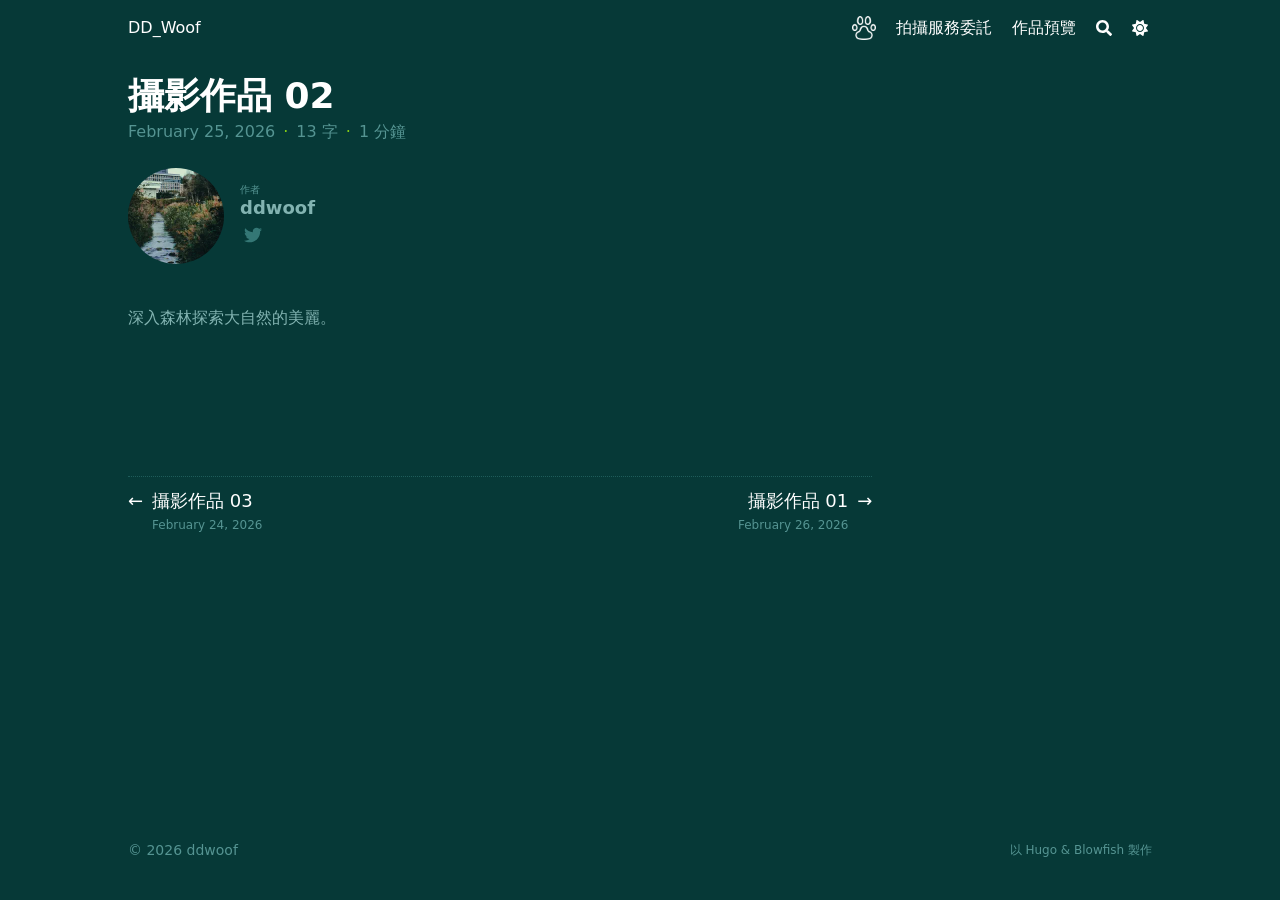
<file: posts/photo-2/index.html>
<!doctype html>
<html
  lang="zh-tw"
  dir="ltr"
  class="scroll-smooth"
  data-default-appearance="dark"
  data-auto-appearance="true"><head>
  <meta charset="utf-8">
  
    <meta http-equiv="content-language" content="zh-tw">
  
  <meta name="viewport" content="width=device-width, initial-scale=1.0">
  <meta http-equiv="X-UA-Compatible" content="ie=edge">
  <meta name="theme-color">

  
  
    <title>攝影作品 02 &middot; DD_Woof</title>
    <meta name="title" content="攝影作品 02 &middot; DD_Woof">
  

  
  
    <meta name="description" content="森林中的靜謐瞬間。">
  
  
  
  
  <link rel="canonical" href="/posts/photo-2/">
  

  
  
    <meta name="author" content="ddwoof">
  
  
    
      
        
          <link href="https://x.com/DD_Woof" rel="me">
        
      
    
  

  
  <meta property="og:url" content="/posts/photo-2/">
  <meta property="og:site_name" content="DD_Woof">
  <meta property="og:title" content="攝影作品 02">
  <meta property="og:description" content="森林中的靜謐瞬間。">
  <meta property="og:locale" content="zh_tw">
  <meta property="og:type" content="article">
    <meta property="article:section" content="posts">
    <meta property="article:published_time" content="2026-02-25T00:00:00+00:00">
    <meta property="article:modified_time" content="2026-02-25T00:00:00+00:00">
    <meta property="og:image" content="/posts/photo-2/feature.jpg">

  
  <meta name="twitter:card" content="summary_large_image">
  <meta name="twitter:image" content="/posts/photo-2/feature.jpg">
  <meta name="twitter:title" content="攝影作品 02">
  <meta name="twitter:description" content="森林中的靜謐瞬間。">

  
  
  
  
    
      
    
  
    
      
    
  
    
      
    
  
  
    
  

  
  
  
  
  
  

  

  
  
  
  
  
  
  
    
  
  
    
  
  
  <link
    type="text/css"
    rel="stylesheet"
    href="/css/main.bundle.min.bacc5cdc9474db91ea3333a25206559b05ceb0ef3ecc49c3214e8da3e983f6aa9cc485924662123fd63597dafd530e8fc702d7a046bd52d2ac4388a769b3c79e.css"
    integrity="sha512-usxc3JR025HqMzOiUgZVmwXOsO8&#43;zEnDIU6No&#43;mD9qqcxIWSRmISP9Y1l9r9Uw6PxwLXoEa9UtKsQ4inabPHng==">

  
  
  <script
    type="text/javascript"
    src="/js/appearance.min.6f41174b3a05b680820fe08cadbfa5fb7a7ca347b76a0955cdc68b9d8aca1ce24f0547e138cea33bcc7904d551a90afcb1cc7f2d9fe8557075d501419046c08c.js"
    integrity="sha512-b0EXSzoFtoCCD&#43;CMrb&#43;l&#43;3p8o0e3aglVzcaLnYrKHOJPBUfhOM6jO8x5BNVRqQr8scx/LZ/oVXB11QFBkEbAjA=="></script>
  
  
  
  
  
  
    
    <script src="/lib/zoom/zoom.min.umd.a527109b68c082a70f3697716dd72a9d5aa8b545cf800cecbbc7399f2ca6f6e0ce3e431f2062b48bbfa47c9ea42822714060bef309be073f49b9c0e30d318d7b.js" integrity="sha512-pScQm2jAgqcPNpdxbdcqnVqotUXPgAzsu8c5nyym9uDOPkMfIGK0i7&#43;kfJ6kKCJxQGC&#43;8wm&#43;Bz9JucDjDTGNew=="></script>
  

  
  
  
    
  
  
    
  
  
  
  
  
  
    
    <script
      defer
      type="text/javascript"
      id="script-bundle"
      src="/js/main.bundle.min.858f7f82734cfae08d59fcf8d0eb186f01706a84e2f7d20d39edfd7bc8bed6166e02d5c65ecce1de82b1ac52d1e01d77bd1a82d19186fdae5fe6e12d867fcf68.js"
      integrity="sha512-hY9/gnNM&#43;uCNWfz40OsYbwFwaoTi99INOe39e8i&#43;1hZuAtXGXszh3oKxrFLR4B13vRqC0ZGG/a5f5uEthn/PaA=="
      data-copy="複製"
      data-copied="已複製"></script>
  

  
  
























  

  

  

  

  













  
  
    <link rel="apple-touch-icon" sizes="180x180" href="/apple-touch-icon.png">
    <link rel="icon" type="image/png" sizes="32x32" href="/favicon-32x32.png">
    <link rel="icon" type="image/png" sizes="16x16" href="/favicon-16x16.png">
    <link rel="manifest" href="/site.webmanifest">
  

  
  <script type="application/ld+json">
  [{
    "@context": "https://schema.org",
    "@type": "Article",
    "articleSection": "Posts",
    "name": "攝影作品 02",
    "headline": "攝影作品 02",
    "description": "森林中的靜謐瞬間。",
    "inLanguage": "zh-tw",
    "url" : "/posts/photo-2/",
    "author" : {
      "@type": "Person",
      "name": "ddwoof"
    },
    "copyrightYear": "2026",
    "dateCreated": "2026-02-25T00:00:00\u002b00:00",
    "datePublished": "2026-02-25T00:00:00\u002b00:00",
    
    "dateModified": "2026-02-25T00:00:00\u002b00:00",
    
    
    
    "mainEntityOfPage": "true",
    "wordCount": "13"
  }]
  </script>



  
  
    




  

  
  

  
  

  
  
</head>


















  
  <body class="flex flex-col h-screen m-auto leading-7 max-w-7xl px-6 sm:px-14 md:px-24 lg:px-32 text-lg bg-neutral text-neutral-900 dark:bg-neutral-800 dark:text-neutral bf-scrollbar">
    <div id="the-top" class="absolute flex self-center">
      <a
        class="px-3 py-1 text-sm -translate-y-8 rounded-b-lg bg-primary-200 focus:translate-y-0 dark:bg-neutral-600"
        href="#main-content">
        <span class="font-bold text-primary-600 pe-2 dark:text-primary-400">&darr;</span>
        快轉到主要內容
      </a>
    </div>
    
    
      <div class="main-menu flex items-center w-full gap-2 p-1 pl-0">
  
    
    
  
  
    <a href="/" class="text-base font-medium truncate min-w-0 shrink">
      DD_Woof
    </a>
  
  <div class="flex items-center ms-auto">
    <div class="hidden md:flex">
      <nav class="flex items-center gap-x-5 h-12">
  
    
      
  
    <a
      href="/"
      
      class="flex items-center bf-icon-color-hover"
      aria-label="&lt;img src=&#39;/img/paw_icon.webp&#39; class=&#39;h-6 w-auto inline-block nozoom&#39; alt=&#39;Home&#39;&gt;"
      title="">
      
      
        <span class="text-base font-medium break-normal">
          <img src='/img/paw_icon.webp' class='h-6 w-auto inline-block nozoom' alt='Home'>
        </span>
      
    </a>
  

    
      
  
    <a
      href="/services/"
      
      class="flex items-center bf-icon-color-hover"
      aria-label="拍攝服務委託"
      title="2026 非商業攝影服務委託 🐶 📸">
      
      
        <span class="text-base font-medium break-normal">
          拍攝服務委託
        </span>
      
    </a>
  

    
      
  
    <a
      href="/portfolio/"
      
      class="flex items-center bf-icon-color-hover"
      aria-label="作品預覽"
      title="作品預覽 📷">
      
      
        <span class="text-base font-medium break-normal">
          作品預覽
        </span>
      
    </a>
  

    
  

  

  

  
    <button
      id="search-button"
      aria-label="Search"
      class="text-base bf-icon-color-hover"
      title="搜尋 (/)">
      <span class="relative block icon"><svg aria-hidden="true" focusable="false" data-prefix="fas" data-icon="search" class="svg-inline--fa fa-search fa-w-16" role="img" xmlns="http://www.w3.org/2000/svg" viewBox="0 0 512 512"><path fill="currentColor" d="M505 442.7L405.3 343c-4.5-4.5-10.6-7-17-7H372c27.6-35.3 44-79.7 44-128C416 93.1 322.9 0 208 0S0 93.1 0 208s93.1 208 208 208c48.3 0 92.7-16.4 128-44v16.3c0 6.4 2.5 12.5 7 17l99.7 99.7c9.4 9.4 24.6 9.4 33.9 0l28.3-28.3c9.4-9.4 9.4-24.6.1-34zM208 336c-70.7 0-128-57.2-128-128 0-70.7 57.2-128 128-128 70.7 0 128 57.2 128 128 0 70.7-57.2 128-128 128z"/></svg>
</span>
    </button>
  

  
    <div class="flex items-center">
      <button
        id="appearance-switcher"
        aria-label="Dark mode switcher"
        type="button"
        class="text-base bf-icon-color-hover">
        <div class="flex items-center justify-center dark:hidden">
          <span class="relative block icon"><svg xmlns="http://www.w3.org/2000/svg" viewBox="0 0 512 512"><path fill="currentColor" d="M32 256c0-123.8 100.3-224 223.8-224c11.36 0 29.7 1.668 40.9 3.746c9.616 1.777 11.75 14.63 3.279 19.44C245 86.5 211.2 144.6 211.2 207.8c0 109.7 99.71 193 208.3 172.3c9.561-1.805 16.28 9.324 10.11 16.95C387.9 448.6 324.8 480 255.8 480C132.1 480 32 379.6 32 256z"/></svg>
</span>
        </div>
        <div class="items-center justify-center hidden dark:flex">
          <span class="relative block icon"><svg xmlns="http://www.w3.org/2000/svg" viewBox="0 0 512 512"><path fill="currentColor" d="M256 159.1c-53.02 0-95.1 42.98-95.1 95.1S202.1 351.1 256 351.1s95.1-42.98 95.1-95.1S309 159.1 256 159.1zM509.3 347L446.1 255.1l63.15-91.01c6.332-9.125 1.104-21.74-9.826-23.72l-109-19.7l-19.7-109c-1.975-10.93-14.59-16.16-23.72-9.824L256 65.89L164.1 2.736c-9.125-6.332-21.74-1.107-23.72 9.824L121.6 121.6L12.56 141.3C1.633 143.2-3.596 155.9 2.736 164.1L65.89 256l-63.15 91.01c-6.332 9.125-1.105 21.74 9.824 23.72l109 19.7l19.7 109c1.975 10.93 14.59 16.16 23.72 9.824L256 446.1l91.01 63.15c9.127 6.334 21.75 1.107 23.72-9.822l19.7-109l109-19.7C510.4 368.8 515.6 356.1 509.3 347zM256 383.1c-70.69 0-127.1-57.31-127.1-127.1c0-70.69 57.31-127.1 127.1-127.1s127.1 57.3 127.1 127.1C383.1 326.7 326.7 383.1 256 383.1z"/></svg>
</span>
        </div>
      </button>
    </div>
  
</nav>



    </div>
    <div class="flex md:hidden">
      <div class="flex items-center h-14 gap-4">
  
    <button
      id="search-button-mobile"
      aria-label="Search"
      class="flex items-center justify-center bf-icon-color-hover"
      title="搜尋 (/)">
      <span class="relative block icon"><svg aria-hidden="true" focusable="false" data-prefix="fas" data-icon="search" class="svg-inline--fa fa-search fa-w-16" role="img" xmlns="http://www.w3.org/2000/svg" viewBox="0 0 512 512"><path fill="currentColor" d="M505 442.7L405.3 343c-4.5-4.5-10.6-7-17-7H372c27.6-35.3 44-79.7 44-128C416 93.1 322.9 0 208 0S0 93.1 0 208s93.1 208 208 208c48.3 0 92.7-16.4 128-44v16.3c0 6.4 2.5 12.5 7 17l99.7 99.7c9.4 9.4 24.6 9.4 33.9 0l28.3-28.3c9.4-9.4 9.4-24.6.1-34zM208 336c-70.7 0-128-57.2-128-128 0-70.7 57.2-128 128-128 70.7 0 128 57.2 128 128 0 70.7-57.2 128-128 128z"/></svg>
</span>
    </button>
  

  
    <button
      id="appearance-switcher-mobile"
      type="button"
      aria-label="Dark mode switcher"
      class="flex items-center justify-center text-neutral-900 hover:text-primary-600 dark:text-neutral-200 dark:hover:text-primary-400">
      <div class="dark:hidden">
        <span class="relative block icon"><svg xmlns="http://www.w3.org/2000/svg" viewBox="0 0 512 512"><path fill="currentColor" d="M32 256c0-123.8 100.3-224 223.8-224c11.36 0 29.7 1.668 40.9 3.746c9.616 1.777 11.75 14.63 3.279 19.44C245 86.5 211.2 144.6 211.2 207.8c0 109.7 99.71 193 208.3 172.3c9.561-1.805 16.28 9.324 10.11 16.95C387.9 448.6 324.8 480 255.8 480C132.1 480 32 379.6 32 256z"/></svg>
</span>
      </div>
      <div class="hidden dark:block">
        <span class="relative block icon"><svg xmlns="http://www.w3.org/2000/svg" viewBox="0 0 512 512"><path fill="currentColor" d="M256 159.1c-53.02 0-95.1 42.98-95.1 95.1S202.1 351.1 256 351.1s95.1-42.98 95.1-95.1S309 159.1 256 159.1zM509.3 347L446.1 255.1l63.15-91.01c6.332-9.125 1.104-21.74-9.826-23.72l-109-19.7l-19.7-109c-1.975-10.93-14.59-16.16-23.72-9.824L256 65.89L164.1 2.736c-9.125-6.332-21.74-1.107-23.72 9.824L121.6 121.6L12.56 141.3C1.633 143.2-3.596 155.9 2.736 164.1L65.89 256l-63.15 91.01c-6.332 9.125-1.105 21.74 9.824 23.72l109 19.7l19.7 109c1.975 10.93 14.59 16.16 23.72 9.824L256 446.1l91.01 63.15c9.127 6.334 21.75 1.107 23.72-9.822l19.7-109l109-19.7C510.4 368.8 515.6 356.1 509.3 347zM256 383.1c-70.69 0-127.1-57.31-127.1-127.1c0-70.69 57.31-127.1 127.1-127.1s127.1 57.3 127.1 127.1C383.1 326.7 326.7 383.1 256 383.1z"/></svg>
</span>
      </div>
    </button>
  

  
    <input type="checkbox" id="mobile-menu-toggle" autocomplete="off" class="hidden peer">
    <label for="mobile-menu-toggle" class="flex items-center justify-center cursor-pointer bf-icon-color-hover">
      <span class="relative block icon"><svg xmlns="http://www.w3.org/2000/svg" viewBox="0 0 448 512"><path fill="currentColor" d="M0 96C0 78.33 14.33 64 32 64H416C433.7 64 448 78.33 448 96C448 113.7 433.7 128 416 128H32C14.33 128 0 113.7 0 96zM0 256C0 238.3 14.33 224 32 224H416C433.7 224 448 238.3 448 256C448 273.7 433.7 288 416 288H32C14.33 288 0 273.7 0 256zM416 448H32C14.33 448 0 433.7 0 416C0 398.3 14.33 384 32 384H416C433.7 384 448 398.3 448 416C448 433.7 433.7 448 416 448z"/></svg>
</span>
    </label>

    <div
      role="dialog"
      aria-modal="true"
      style="scrollbar-gutter: stable;"
      class="fixed inset-0 z-50 invisible overflow-y-auto px-6 py-20 opacity-0 transition-[opacity,visibility] duration-300 peer-checked:visible peer-checked:opacity-100 bg-neutral-50/97 dark:bg-neutral-900/99
      bf-scrollbar">
      <label
        for="mobile-menu-toggle"
        class="fixed end-8 top-5 flex items-center justify-center z-50 h-12 w-12 cursor-pointer select-none rounded-full bf-icon-color-hover border bf-border-color bf-border-color-hover bg-neutral-50 dark:bg-neutral-900">
        <span class="relative block icon"><svg xmlns="http://www.w3.org/2000/svg" viewBox="0 0 320 512"><path fill="currentColor" d="M310.6 361.4c12.5 12.5 12.5 32.75 0 45.25C304.4 412.9 296.2 416 288 416s-16.38-3.125-22.62-9.375L160 301.3L54.63 406.6C48.38 412.9 40.19 416 32 416S15.63 412.9 9.375 406.6c-12.5-12.5-12.5-32.75 0-45.25l105.4-105.4L9.375 150.6c-12.5-12.5-12.5-32.75 0-45.25s32.75-12.5 45.25 0L160 210.8l105.4-105.4c12.5-12.5 32.75-12.5 45.25 0s12.5 32.75 0 45.25l-105.4 105.4L310.6 361.4z"/></svg>
</span>
      </label>
      <nav class="mx-auto max-w-md space-y-6">
        
  
    
    <div class="px-2">
      <a
        href="/"
        aria-label="&lt;img src=&#39;/img/paw_icon.webp&#39; class=&#39;h-6 w-auto inline-block nozoom&#39; alt=&#39;Home&#39;&gt;"
        
        class="flex items-center gap-4 group bf-icon-color-hover text-neutral-700 dark:text-neutral-200">
        
        <span title="" class="text-2xl font-bold tracking-tight">
          <img src='/img/paw_icon.webp' class='h-6 w-auto inline-block nozoom' alt='Home'>
        </span>
        
      </a>

      
    </div>
  
    
    <div class="px-2">
      <a
        href="/services/"
        aria-label="拍攝服務委託"
        
        class="flex items-center gap-4 group bf-icon-color-hover text-neutral-700 dark:text-neutral-200">
        
        <span title="2026 非商業攝影服務委託 🐶 📸" class="text-2xl font-bold tracking-tight">
          拍攝服務委託
        </span>
        
      </a>

      
    </div>
  
    
    <div class="px-2">
      <a
        href="/portfolio/"
        aria-label="作品預覽"
        
        class="flex items-center gap-4 group bf-icon-color-hover text-neutral-700 dark:text-neutral-200">
        
        <span title="作品預覽 📷" class="text-2xl font-bold tracking-tight">
          作品預覽
        </span>
        
      </a>

      
    </div>
  

        
  

        
  

      </nav>
    </div>
  
</div>







    </div>
  </div>
</div>





    
    <div class="relative flex flex-col grow">
      <main id="main-content" class="grow">
        
  
  <article>
    
    

    
    <header id="single_header" class="mt-5 max-w-prose">
      
      <h1 class="mt-0 text-4xl font-extrabold text-neutral-900 dark:text-neutral">
        攝影作品 02
      </h1>
      <div class="mt-1 mb-6 text-base text-neutral-500 dark:text-neutral-400 print:hidden">
        





  
  



  

  
  
  
    
  

  

  
    
  

  

  
    
  

  
    
  

  

  

  

  

  


  <div class="flex flex-row flex-wrap items-center">
    
    
      <time datetime="2026-02-25T00:00:00&#43;00:00">February 25, 2026</time><span class="px-2 text-primary-500">&middot;</span><span>13 字</span><span class="px-2 text-primary-500">&middot;</span><span title="預計閱讀時間">1 分鐘</span>
    

    
    
  </div>

  

  
  

  
  



      </div>
      
        
  
  
  
  
  
  

  

  
    
    
<div class="flex author">
  
    
    
      
    
    
      
      
      
        
        
        
      
      <img
        class="!mt-0 !mb-0 h-24 w-24 rounded-full me-4"
        width="96"
        height="96"
        alt="ddwoof"
        src="/img/homepage_hu_8d004490c26ffb15.webp"
        data-zoom-src="/img/homepage_hu_cf225e2786b52e87.webp">
    
  
  <div class="place-self-center">
    
      <div class="text-[0.6rem] uppercase leading-3 text-neutral-500 dark:text-neutral-400">
        作者
      </div>
      <div class="font-semibold leading-6 text-neutral-800 dark:text-neutral-300">
        ddwoof
      </div>
    
    
    <div class="text-2xl sm:text-lg">
  <div class="flex flex-wrap text-neutral-400 dark:text-neutral-500">
    
      
        <a
          class="px-1 hover:text-primary-700 dark:hover:text-primary-400"
          href="https://x.com/DD_Woof"
          target="_blank"
          aria-label="Twitter"
          title="Twitter"
          rel="me noopener noreferrer"
          ><span class="inline-block align-text-bottom"><span class="relative block icon"><svg xmlns="http://www.w3.org/2000/svg" viewBox="0 0 512 512"><path fill="currentColor" d="M459.37 151.716c.325 4.548.325 9.097.325 13.645 0 138.72-105.583 298.558-298.558 298.558-59.452 0-114.68-17.219-161.137-47.106 8.447.974 16.568 1.299 25.34 1.299 49.055 0 94.213-16.568 130.274-44.832-46.132-.975-84.792-31.188-98.112-72.772 6.498.974 12.995 1.624 19.818 1.624 9.421 0 18.843-1.3 27.614-3.573-48.081-9.747-84.143-51.98-84.143-102.985v-1.299c13.969 7.797 30.214 12.67 47.431 13.319-28.264-18.843-46.781-51.005-46.781-87.391 0-19.492 5.197-37.36 14.294-52.954 51.655 63.675 129.3 105.258 216.365 109.807-1.624-7.797-2.599-15.918-2.599-24.04 0-57.828 46.782-104.934 104.934-104.934 30.213 0 57.502 12.67 76.67 33.137 23.715-4.548 46.456-13.32 66.599-25.34-7.798 24.366-24.366 44.833-46.132 57.827 21.117-2.273 41.584-8.122 60.426-16.243-14.292 20.791-32.161 39.308-52.628 54.253z"/></svg>
</span></span></a
        >
      
    
  </div>

</div>
  </div>
</div>

  

  

  
    <div class="mb-5"></div>
  

      
    </header>

    
    <section class="flex flex-col max-w-full mt-0 prose dark:prose-invert lg:flex-row">
      
      
      
      
      


      <div class="min-w-0 min-h-0 max-w-fit">
        

        <div class="article-content max-w-prose mb-20">
          <p>深入森林探索大自然的美麗。</p>

          
          
          
        </div>
        
        

        

        

      </div>
    </section>

    
    <footer class="pt-8 max-w-prose print:hidden">
      
  
    
    
    
    <div class="pt-8">
      <hr class="border-dotted border-neutral-300 dark:border-neutral-600">
      <div class="flex justify-between pt-3">
        <span class="flex flex-col">
          
            <a
              class="flex text-neutral-700 hover:text-primary-600 dark:text-neutral dark:hover:text-primary-400"
              href="/posts/photo-3/">
              <span class="leading-6">
                <span class="inline-block rtl:rotate-180">&larr;</span>&ensp;攝影作品 03
              </span>
            </a>
            
              <span class="ms-6 mt-1 text-xs text-neutral-500 dark:text-neutral-400">
                <time datetime="2026-02-24T00:00:00&#43;00:00">February 24, 2026</time>
              </span>
            
          
        </span>
        <span class="flex flex-col items-end">
          
            <a
              class="flex text-right text-neutral-700 hover:text-primary-600 dark:text-neutral dark:hover:text-primary-400"
              href="/posts/photo-1/">
              <span class="leading-6">
                攝影作品 01&ensp;<span class="inline-block rtl:rotate-180">&rarr;</span>
              </span>
            </a>
            
              <span class="me-6 mt-1 text-xs text-neutral-500 dark:text-neutral-400">
                <time datetime="2026-02-26T00:00:00&#43;00:00">February 26, 2026</time>
              </span>
            
          
        </span>
      </div>
    </div>
  


      
    </footer>
  </article>

        


  






<div
  id="scroll-to-top"
  class="fixed bottom-6 end-6 z-50 transform translate-y-4 opacity-0 duration-200">
  <a
    href="#the-top"
    class="pointer-events-auto flex h-12 w-12 items-center justify-center rounded-full bg-neutral/50 text-xl text-neutral-700 hover:text-primary-600 dark:bg-neutral-800/50 dark:text-neutral dark:hover:text-primary-400"
    aria-label="捲動到頁頂"
    title="捲動到頁頂">
    &uarr;
  </a>
</div>

      </main><footer id="site-footer" class="py-10 print:hidden">
  
  
    
  
  <div class="flex items-center justify-between">
    
    
      <p class="text-sm text-neutral-500 dark:text-neutral-400">
          &copy;
          2026
          ddwoof
      </p>
    

    
    
      <p class="text-xs text-neutral-500 dark:text-neutral-400">
        
        
        以 <a class="hover:underline hover:decoration-primary-400 hover:text-primary-500"
          href="https://gohugo.io/" target="_blank" rel="noopener noreferrer">Hugo</a> &amp; <a class="hover:underline hover:decoration-primary-400 hover:text-primary-500"
          href="https://blowfish.page/" target="_blank" rel="noopener noreferrer">Blowfish</a> 製作
      </p>
    
  </div>
  
    <script>
      mediumZoom(document.querySelectorAll("img:not(.nozoom)"), {
        margin: 24,
        background: "rgba(0,0,0,0.5)",
        scrollOffset: 0,
      });
    </script>
  
  
  
</footer>
<div
  id="search-wrapper"
  class="invisible fixed inset-0 flex h-screen w-screen cursor-default flex-col bg-neutral-500/50 p-4 backdrop-blur-sm dark:bg-neutral-900/50 sm:p-6 md:p-[10vh] lg:p-[12vh] z-500"
  data-url="/">
  <div
    id="search-modal"
    class="flex flex-col w-full max-w-3xl min-h-0 mx-auto border rounded-md shadow-lg top-20 border-neutral-200 bg-neutral dark:border-neutral-700 dark:bg-neutral-800">
    <header class="relative z-10 flex items-center justify-between flex-none px-2">
      <form class="flex items-center flex-auto min-w-0">
        <div class="flex items-center justify-center w-8 h-8 text-neutral-400">
          <span class="relative block icon"><svg aria-hidden="true" focusable="false" data-prefix="fas" data-icon="search" class="svg-inline--fa fa-search fa-w-16" role="img" xmlns="http://www.w3.org/2000/svg" viewBox="0 0 512 512"><path fill="currentColor" d="M505 442.7L405.3 343c-4.5-4.5-10.6-7-17-7H372c27.6-35.3 44-79.7 44-128C416 93.1 322.9 0 208 0S0 93.1 0 208s93.1 208 208 208c48.3 0 92.7-16.4 128-44v16.3c0 6.4 2.5 12.5 7 17l99.7 99.7c9.4 9.4 24.6 9.4 33.9 0l28.3-28.3c9.4-9.4 9.4-24.6.1-34zM208 336c-70.7 0-128-57.2-128-128 0-70.7 57.2-128 128-128 70.7 0 128 57.2 128 128 0 70.7-57.2 128-128 128z"/></svg>
</span>
        </div>
        <input
          type="search"
          id="search-query"
          class="flex flex-auto h-12 mx-1 bg-transparent appearance-none focus:outline-dotted focus:outline-2 focus:outline-transparent"
          placeholder="搜尋"
          tabindex="0">
      </form>
      <button
        id="close-search-button"
        class="flex items-center justify-center w-8 h-8 text-neutral-700 hover:text-primary-600 dark:text-neutral dark:hover:text-primary-400"
        title="關閉 (Esc)">
        <span class="relative block icon"><svg xmlns="http://www.w3.org/2000/svg" viewBox="0 0 320 512"><path fill="currentColor" d="M310.6 361.4c12.5 12.5 12.5 32.75 0 45.25C304.4 412.9 296.2 416 288 416s-16.38-3.125-22.62-9.375L160 301.3L54.63 406.6C48.38 412.9 40.19 416 32 416S15.63 412.9 9.375 406.6c-12.5-12.5-12.5-32.75 0-45.25l105.4-105.4L9.375 150.6c-12.5-12.5-12.5-32.75 0-45.25s32.75-12.5 45.25 0L160 210.8l105.4-105.4c12.5-12.5 32.75-12.5 45.25 0s12.5 32.75 0 45.25l-105.4 105.4L310.6 361.4z"/></svg>
</span>
      </button>
    </header>
    <section class="flex-auto px-2 overflow-auto">
      <ul id="search-results">
        
      </ul>
    </section>
  </div>
</div>

    </div>
  </body>
  
</html>
</file>
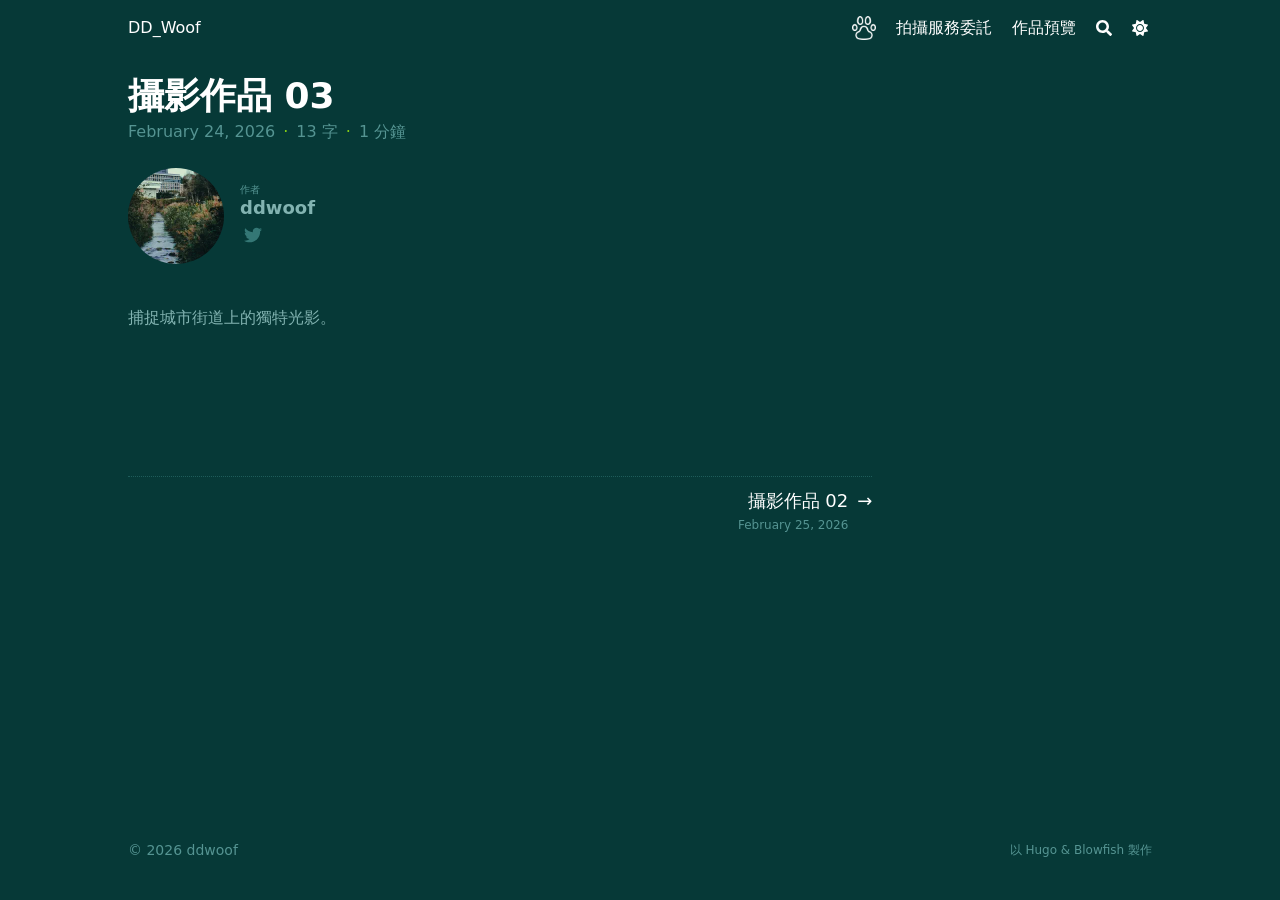
<file: posts/photo-3/index.html>
<!doctype html>
<html
  lang="zh-tw"
  dir="ltr"
  class="scroll-smooth"
  data-default-appearance="dark"
  data-auto-appearance="true"><head>
  <meta charset="utf-8">
  
    <meta http-equiv="content-language" content="zh-tw">
  
  <meta name="viewport" content="width=device-width, initial-scale=1.0">
  <meta http-equiv="X-UA-Compatible" content="ie=edge">
  <meta name="theme-color">

  
  
    <title>攝影作品 03 &middot; DD_Woof</title>
    <meta name="title" content="攝影作品 03 &middot; DD_Woof">
  

  
  
    <meta name="description" content="城市光影中的獨白。">
  
  
  
  
  <link rel="canonical" href="/posts/photo-3/">
  

  
  
    <meta name="author" content="ddwoof">
  
  
    
      
        
          <link href="https://x.com/DD_Woof" rel="me">
        
      
    
  

  
  <meta property="og:url" content="/posts/photo-3/">
  <meta property="og:site_name" content="DD_Woof">
  <meta property="og:title" content="攝影作品 03">
  <meta property="og:description" content="城市光影中的獨白。">
  <meta property="og:locale" content="zh_tw">
  <meta property="og:type" content="article">
    <meta property="article:section" content="posts">
    <meta property="article:published_time" content="2026-02-24T00:00:00+00:00">
    <meta property="article:modified_time" content="2026-02-24T00:00:00+00:00">
    <meta property="og:image" content="/posts/photo-3/feature.jpg">

  
  <meta name="twitter:card" content="summary_large_image">
  <meta name="twitter:image" content="/posts/photo-3/feature.jpg">
  <meta name="twitter:title" content="攝影作品 03">
  <meta name="twitter:description" content="城市光影中的獨白。">

  
  
  
  
    
      
    
  
    
      
    
  
    
      
    
  
  
    
  

  
  
  
  
  
  

  

  
  
  
  
  
  
  
    
  
  
    
  
  
  <link
    type="text/css"
    rel="stylesheet"
    href="/css/main.bundle.min.bacc5cdc9474db91ea3333a25206559b05ceb0ef3ecc49c3214e8da3e983f6aa9cc485924662123fd63597dafd530e8fc702d7a046bd52d2ac4388a769b3c79e.css"
    integrity="sha512-usxc3JR025HqMzOiUgZVmwXOsO8&#43;zEnDIU6No&#43;mD9qqcxIWSRmISP9Y1l9r9Uw6PxwLXoEa9UtKsQ4inabPHng==">

  
  
  <script
    type="text/javascript"
    src="/js/appearance.min.6f41174b3a05b680820fe08cadbfa5fb7a7ca347b76a0955cdc68b9d8aca1ce24f0547e138cea33bcc7904d551a90afcb1cc7f2d9fe8557075d501419046c08c.js"
    integrity="sha512-b0EXSzoFtoCCD&#43;CMrb&#43;l&#43;3p8o0e3aglVzcaLnYrKHOJPBUfhOM6jO8x5BNVRqQr8scx/LZ/oVXB11QFBkEbAjA=="></script>
  
  
  
  
  
  
    
    <script src="/lib/zoom/zoom.min.umd.a527109b68c082a70f3697716dd72a9d5aa8b545cf800cecbbc7399f2ca6f6e0ce3e431f2062b48bbfa47c9ea42822714060bef309be073f49b9c0e30d318d7b.js" integrity="sha512-pScQm2jAgqcPNpdxbdcqnVqotUXPgAzsu8c5nyym9uDOPkMfIGK0i7&#43;kfJ6kKCJxQGC&#43;8wm&#43;Bz9JucDjDTGNew=="></script>
  

  
  
  
    
  
  
    
  
  
  
  
  
  
    
    <script
      defer
      type="text/javascript"
      id="script-bundle"
      src="/js/main.bundle.min.858f7f82734cfae08d59fcf8d0eb186f01706a84e2f7d20d39edfd7bc8bed6166e02d5c65ecce1de82b1ac52d1e01d77bd1a82d19186fdae5fe6e12d867fcf68.js"
      integrity="sha512-hY9/gnNM&#43;uCNWfz40OsYbwFwaoTi99INOe39e8i&#43;1hZuAtXGXszh3oKxrFLR4B13vRqC0ZGG/a5f5uEthn/PaA=="
      data-copy="複製"
      data-copied="已複製"></script>
  

  
  
























  

  

  

  

  













  
  
    <link rel="apple-touch-icon" sizes="180x180" href="/apple-touch-icon.png">
    <link rel="icon" type="image/png" sizes="32x32" href="/favicon-32x32.png">
    <link rel="icon" type="image/png" sizes="16x16" href="/favicon-16x16.png">
    <link rel="manifest" href="/site.webmanifest">
  

  
  <script type="application/ld+json">
  [{
    "@context": "https://schema.org",
    "@type": "Article",
    "articleSection": "Posts",
    "name": "攝影作品 03",
    "headline": "攝影作品 03",
    "description": "城市光影中的獨白。",
    "inLanguage": "zh-tw",
    "url" : "/posts/photo-3/",
    "author" : {
      "@type": "Person",
      "name": "ddwoof"
    },
    "copyrightYear": "2026",
    "dateCreated": "2026-02-24T00:00:00\u002b00:00",
    "datePublished": "2026-02-24T00:00:00\u002b00:00",
    
    "dateModified": "2026-02-24T00:00:00\u002b00:00",
    
    
    
    "mainEntityOfPage": "true",
    "wordCount": "13"
  }]
  </script>



  
  
    




  

  
  

  
  

  
  
</head>


















  
  <body class="flex flex-col h-screen m-auto leading-7 max-w-7xl px-6 sm:px-14 md:px-24 lg:px-32 text-lg bg-neutral text-neutral-900 dark:bg-neutral-800 dark:text-neutral bf-scrollbar">
    <div id="the-top" class="absolute flex self-center">
      <a
        class="px-3 py-1 text-sm -translate-y-8 rounded-b-lg bg-primary-200 focus:translate-y-0 dark:bg-neutral-600"
        href="#main-content">
        <span class="font-bold text-primary-600 pe-2 dark:text-primary-400">&darr;</span>
        快轉到主要內容
      </a>
    </div>
    
    
      <div class="main-menu flex items-center w-full gap-2 p-1 pl-0">
  
    
    
  
  
    <a href="/" class="text-base font-medium truncate min-w-0 shrink">
      DD_Woof
    </a>
  
  <div class="flex items-center ms-auto">
    <div class="hidden md:flex">
      <nav class="flex items-center gap-x-5 h-12">
  
    
      
  
    <a
      href="/"
      
      class="flex items-center bf-icon-color-hover"
      aria-label="&lt;img src=&#39;/img/paw_icon.webp&#39; class=&#39;h-6 w-auto inline-block nozoom&#39; alt=&#39;Home&#39;&gt;"
      title="">
      
      
        <span class="text-base font-medium break-normal">
          <img src='/img/paw_icon.webp' class='h-6 w-auto inline-block nozoom' alt='Home'>
        </span>
      
    </a>
  

    
      
  
    <a
      href="/services/"
      
      class="flex items-center bf-icon-color-hover"
      aria-label="拍攝服務委託"
      title="2026 非商業攝影服務委託 🐶 📸">
      
      
        <span class="text-base font-medium break-normal">
          拍攝服務委託
        </span>
      
    </a>
  

    
      
  
    <a
      href="/portfolio/"
      
      class="flex items-center bf-icon-color-hover"
      aria-label="作品預覽"
      title="作品預覽 📷">
      
      
        <span class="text-base font-medium break-normal">
          作品預覽
        </span>
      
    </a>
  

    
  

  

  

  
    <button
      id="search-button"
      aria-label="Search"
      class="text-base bf-icon-color-hover"
      title="搜尋 (/)">
      <span class="relative block icon"><svg aria-hidden="true" focusable="false" data-prefix="fas" data-icon="search" class="svg-inline--fa fa-search fa-w-16" role="img" xmlns="http://www.w3.org/2000/svg" viewBox="0 0 512 512"><path fill="currentColor" d="M505 442.7L405.3 343c-4.5-4.5-10.6-7-17-7H372c27.6-35.3 44-79.7 44-128C416 93.1 322.9 0 208 0S0 93.1 0 208s93.1 208 208 208c48.3 0 92.7-16.4 128-44v16.3c0 6.4 2.5 12.5 7 17l99.7 99.7c9.4 9.4 24.6 9.4 33.9 0l28.3-28.3c9.4-9.4 9.4-24.6.1-34zM208 336c-70.7 0-128-57.2-128-128 0-70.7 57.2-128 128-128 70.7 0 128 57.2 128 128 0 70.7-57.2 128-128 128z"/></svg>
</span>
    </button>
  

  
    <div class="flex items-center">
      <button
        id="appearance-switcher"
        aria-label="Dark mode switcher"
        type="button"
        class="text-base bf-icon-color-hover">
        <div class="flex items-center justify-center dark:hidden">
          <span class="relative block icon"><svg xmlns="http://www.w3.org/2000/svg" viewBox="0 0 512 512"><path fill="currentColor" d="M32 256c0-123.8 100.3-224 223.8-224c11.36 0 29.7 1.668 40.9 3.746c9.616 1.777 11.75 14.63 3.279 19.44C245 86.5 211.2 144.6 211.2 207.8c0 109.7 99.71 193 208.3 172.3c9.561-1.805 16.28 9.324 10.11 16.95C387.9 448.6 324.8 480 255.8 480C132.1 480 32 379.6 32 256z"/></svg>
</span>
        </div>
        <div class="items-center justify-center hidden dark:flex">
          <span class="relative block icon"><svg xmlns="http://www.w3.org/2000/svg" viewBox="0 0 512 512"><path fill="currentColor" d="M256 159.1c-53.02 0-95.1 42.98-95.1 95.1S202.1 351.1 256 351.1s95.1-42.98 95.1-95.1S309 159.1 256 159.1zM509.3 347L446.1 255.1l63.15-91.01c6.332-9.125 1.104-21.74-9.826-23.72l-109-19.7l-19.7-109c-1.975-10.93-14.59-16.16-23.72-9.824L256 65.89L164.1 2.736c-9.125-6.332-21.74-1.107-23.72 9.824L121.6 121.6L12.56 141.3C1.633 143.2-3.596 155.9 2.736 164.1L65.89 256l-63.15 91.01c-6.332 9.125-1.105 21.74 9.824 23.72l109 19.7l19.7 109c1.975 10.93 14.59 16.16 23.72 9.824L256 446.1l91.01 63.15c9.127 6.334 21.75 1.107 23.72-9.822l19.7-109l109-19.7C510.4 368.8 515.6 356.1 509.3 347zM256 383.1c-70.69 0-127.1-57.31-127.1-127.1c0-70.69 57.31-127.1 127.1-127.1s127.1 57.3 127.1 127.1C383.1 326.7 326.7 383.1 256 383.1z"/></svg>
</span>
        </div>
      </button>
    </div>
  
</nav>



    </div>
    <div class="flex md:hidden">
      <div class="flex items-center h-14 gap-4">
  
    <button
      id="search-button-mobile"
      aria-label="Search"
      class="flex items-center justify-center bf-icon-color-hover"
      title="搜尋 (/)">
      <span class="relative block icon"><svg aria-hidden="true" focusable="false" data-prefix="fas" data-icon="search" class="svg-inline--fa fa-search fa-w-16" role="img" xmlns="http://www.w3.org/2000/svg" viewBox="0 0 512 512"><path fill="currentColor" d="M505 442.7L405.3 343c-4.5-4.5-10.6-7-17-7H372c27.6-35.3 44-79.7 44-128C416 93.1 322.9 0 208 0S0 93.1 0 208s93.1 208 208 208c48.3 0 92.7-16.4 128-44v16.3c0 6.4 2.5 12.5 7 17l99.7 99.7c9.4 9.4 24.6 9.4 33.9 0l28.3-28.3c9.4-9.4 9.4-24.6.1-34zM208 336c-70.7 0-128-57.2-128-128 0-70.7 57.2-128 128-128 70.7 0 128 57.2 128 128 0 70.7-57.2 128-128 128z"/></svg>
</span>
    </button>
  

  
    <button
      id="appearance-switcher-mobile"
      type="button"
      aria-label="Dark mode switcher"
      class="flex items-center justify-center text-neutral-900 hover:text-primary-600 dark:text-neutral-200 dark:hover:text-primary-400">
      <div class="dark:hidden">
        <span class="relative block icon"><svg xmlns="http://www.w3.org/2000/svg" viewBox="0 0 512 512"><path fill="currentColor" d="M32 256c0-123.8 100.3-224 223.8-224c11.36 0 29.7 1.668 40.9 3.746c9.616 1.777 11.75 14.63 3.279 19.44C245 86.5 211.2 144.6 211.2 207.8c0 109.7 99.71 193 208.3 172.3c9.561-1.805 16.28 9.324 10.11 16.95C387.9 448.6 324.8 480 255.8 480C132.1 480 32 379.6 32 256z"/></svg>
</span>
      </div>
      <div class="hidden dark:block">
        <span class="relative block icon"><svg xmlns="http://www.w3.org/2000/svg" viewBox="0 0 512 512"><path fill="currentColor" d="M256 159.1c-53.02 0-95.1 42.98-95.1 95.1S202.1 351.1 256 351.1s95.1-42.98 95.1-95.1S309 159.1 256 159.1zM509.3 347L446.1 255.1l63.15-91.01c6.332-9.125 1.104-21.74-9.826-23.72l-109-19.7l-19.7-109c-1.975-10.93-14.59-16.16-23.72-9.824L256 65.89L164.1 2.736c-9.125-6.332-21.74-1.107-23.72 9.824L121.6 121.6L12.56 141.3C1.633 143.2-3.596 155.9 2.736 164.1L65.89 256l-63.15 91.01c-6.332 9.125-1.105 21.74 9.824 23.72l109 19.7l19.7 109c1.975 10.93 14.59 16.16 23.72 9.824L256 446.1l91.01 63.15c9.127 6.334 21.75 1.107 23.72-9.822l19.7-109l109-19.7C510.4 368.8 515.6 356.1 509.3 347zM256 383.1c-70.69 0-127.1-57.31-127.1-127.1c0-70.69 57.31-127.1 127.1-127.1s127.1 57.3 127.1 127.1C383.1 326.7 326.7 383.1 256 383.1z"/></svg>
</span>
      </div>
    </button>
  

  
    <input type="checkbox" id="mobile-menu-toggle" autocomplete="off" class="hidden peer">
    <label for="mobile-menu-toggle" class="flex items-center justify-center cursor-pointer bf-icon-color-hover">
      <span class="relative block icon"><svg xmlns="http://www.w3.org/2000/svg" viewBox="0 0 448 512"><path fill="currentColor" d="M0 96C0 78.33 14.33 64 32 64H416C433.7 64 448 78.33 448 96C448 113.7 433.7 128 416 128H32C14.33 128 0 113.7 0 96zM0 256C0 238.3 14.33 224 32 224H416C433.7 224 448 238.3 448 256C448 273.7 433.7 288 416 288H32C14.33 288 0 273.7 0 256zM416 448H32C14.33 448 0 433.7 0 416C0 398.3 14.33 384 32 384H416C433.7 384 448 398.3 448 416C448 433.7 433.7 448 416 448z"/></svg>
</span>
    </label>

    <div
      role="dialog"
      aria-modal="true"
      style="scrollbar-gutter: stable;"
      class="fixed inset-0 z-50 invisible overflow-y-auto px-6 py-20 opacity-0 transition-[opacity,visibility] duration-300 peer-checked:visible peer-checked:opacity-100 bg-neutral-50/97 dark:bg-neutral-900/99
      bf-scrollbar">
      <label
        for="mobile-menu-toggle"
        class="fixed end-8 top-5 flex items-center justify-center z-50 h-12 w-12 cursor-pointer select-none rounded-full bf-icon-color-hover border bf-border-color bf-border-color-hover bg-neutral-50 dark:bg-neutral-900">
        <span class="relative block icon"><svg xmlns="http://www.w3.org/2000/svg" viewBox="0 0 320 512"><path fill="currentColor" d="M310.6 361.4c12.5 12.5 12.5 32.75 0 45.25C304.4 412.9 296.2 416 288 416s-16.38-3.125-22.62-9.375L160 301.3L54.63 406.6C48.38 412.9 40.19 416 32 416S15.63 412.9 9.375 406.6c-12.5-12.5-12.5-32.75 0-45.25l105.4-105.4L9.375 150.6c-12.5-12.5-12.5-32.75 0-45.25s32.75-12.5 45.25 0L160 210.8l105.4-105.4c12.5-12.5 32.75-12.5 45.25 0s12.5 32.75 0 45.25l-105.4 105.4L310.6 361.4z"/></svg>
</span>
      </label>
      <nav class="mx-auto max-w-md space-y-6">
        
  
    
    <div class="px-2">
      <a
        href="/"
        aria-label="&lt;img src=&#39;/img/paw_icon.webp&#39; class=&#39;h-6 w-auto inline-block nozoom&#39; alt=&#39;Home&#39;&gt;"
        
        class="flex items-center gap-4 group bf-icon-color-hover text-neutral-700 dark:text-neutral-200">
        
        <span title="" class="text-2xl font-bold tracking-tight">
          <img src='/img/paw_icon.webp' class='h-6 w-auto inline-block nozoom' alt='Home'>
        </span>
        
      </a>

      
    </div>
  
    
    <div class="px-2">
      <a
        href="/services/"
        aria-label="拍攝服務委託"
        
        class="flex items-center gap-4 group bf-icon-color-hover text-neutral-700 dark:text-neutral-200">
        
        <span title="2026 非商業攝影服務委託 🐶 📸" class="text-2xl font-bold tracking-tight">
          拍攝服務委託
        </span>
        
      </a>

      
    </div>
  
    
    <div class="px-2">
      <a
        href="/portfolio/"
        aria-label="作品預覽"
        
        class="flex items-center gap-4 group bf-icon-color-hover text-neutral-700 dark:text-neutral-200">
        
        <span title="作品預覽 📷" class="text-2xl font-bold tracking-tight">
          作品預覽
        </span>
        
      </a>

      
    </div>
  

        
  

        
  

      </nav>
    </div>
  
</div>







    </div>
  </div>
</div>





    
    <div class="relative flex flex-col grow">
      <main id="main-content" class="grow">
        
  
  <article>
    
    

    
    <header id="single_header" class="mt-5 max-w-prose">
      
      <h1 class="mt-0 text-4xl font-extrabold text-neutral-900 dark:text-neutral">
        攝影作品 03
      </h1>
      <div class="mt-1 mb-6 text-base text-neutral-500 dark:text-neutral-400 print:hidden">
        





  
  



  

  
  
  
    
  

  

  
    
  

  

  
    
  

  
    
  

  

  

  

  

  


  <div class="flex flex-row flex-wrap items-center">
    
    
      <time datetime="2026-02-24T00:00:00&#43;00:00">February 24, 2026</time><span class="px-2 text-primary-500">&middot;</span><span>13 字</span><span class="px-2 text-primary-500">&middot;</span><span title="預計閱讀時間">1 分鐘</span>
    

    
    
  </div>

  

  
  

  
  



      </div>
      
        
  
  
  
  
  
  

  

  
    
    
<div class="flex author">
  
    
    
      
    
    
      
      
      
        
        
        
      
      <img
        class="!mt-0 !mb-0 h-24 w-24 rounded-full me-4"
        width="96"
        height="96"
        alt="ddwoof"
        src="/img/homepage_hu_8d004490c26ffb15.webp"
        data-zoom-src="/img/homepage_hu_cf225e2786b52e87.webp">
    
  
  <div class="place-self-center">
    
      <div class="text-[0.6rem] uppercase leading-3 text-neutral-500 dark:text-neutral-400">
        作者
      </div>
      <div class="font-semibold leading-6 text-neutral-800 dark:text-neutral-300">
        ddwoof
      </div>
    
    
    <div class="text-2xl sm:text-lg">
  <div class="flex flex-wrap text-neutral-400 dark:text-neutral-500">
    
      
        <a
          class="px-1 hover:text-primary-700 dark:hover:text-primary-400"
          href="https://x.com/DD_Woof"
          target="_blank"
          aria-label="Twitter"
          title="Twitter"
          rel="me noopener noreferrer"
          ><span class="inline-block align-text-bottom"><span class="relative block icon"><svg xmlns="http://www.w3.org/2000/svg" viewBox="0 0 512 512"><path fill="currentColor" d="M459.37 151.716c.325 4.548.325 9.097.325 13.645 0 138.72-105.583 298.558-298.558 298.558-59.452 0-114.68-17.219-161.137-47.106 8.447.974 16.568 1.299 25.34 1.299 49.055 0 94.213-16.568 130.274-44.832-46.132-.975-84.792-31.188-98.112-72.772 6.498.974 12.995 1.624 19.818 1.624 9.421 0 18.843-1.3 27.614-3.573-48.081-9.747-84.143-51.98-84.143-102.985v-1.299c13.969 7.797 30.214 12.67 47.431 13.319-28.264-18.843-46.781-51.005-46.781-87.391 0-19.492 5.197-37.36 14.294-52.954 51.655 63.675 129.3 105.258 216.365 109.807-1.624-7.797-2.599-15.918-2.599-24.04 0-57.828 46.782-104.934 104.934-104.934 30.213 0 57.502 12.67 76.67 33.137 23.715-4.548 46.456-13.32 66.599-25.34-7.798 24.366-24.366 44.833-46.132 57.827 21.117-2.273 41.584-8.122 60.426-16.243-14.292 20.791-32.161 39.308-52.628 54.253z"/></svg>
</span></span></a
        >
      
    
  </div>

</div>
  </div>
</div>

  

  

  
    <div class="mb-5"></div>
  

      
    </header>

    
    <section class="flex flex-col max-w-full mt-0 prose dark:prose-invert lg:flex-row">
      
      
      
      
      


      <div class="min-w-0 min-h-0 max-w-fit">
        

        <div class="article-content max-w-prose mb-20">
          <p>捕捉城市街道上的獨特光影。</p>

          
          
          
        </div>
        
        

        

        

      </div>
    </section>

    
    <footer class="pt-8 max-w-prose print:hidden">
      
  
    
    
    
    <div class="pt-8">
      <hr class="border-dotted border-neutral-300 dark:border-neutral-600">
      <div class="flex justify-between pt-3">
        <span class="flex flex-col">
          
        </span>
        <span class="flex flex-col items-end">
          
            <a
              class="flex text-right text-neutral-700 hover:text-primary-600 dark:text-neutral dark:hover:text-primary-400"
              href="/posts/photo-2/">
              <span class="leading-6">
                攝影作品 02&ensp;<span class="inline-block rtl:rotate-180">&rarr;</span>
              </span>
            </a>
            
              <span class="me-6 mt-1 text-xs text-neutral-500 dark:text-neutral-400">
                <time datetime="2026-02-25T00:00:00&#43;00:00">February 25, 2026</time>
              </span>
            
          
        </span>
      </div>
    </div>
  


      
    </footer>
  </article>

        


  






<div
  id="scroll-to-top"
  class="fixed bottom-6 end-6 z-50 transform translate-y-4 opacity-0 duration-200">
  <a
    href="#the-top"
    class="pointer-events-auto flex h-12 w-12 items-center justify-center rounded-full bg-neutral/50 text-xl text-neutral-700 hover:text-primary-600 dark:bg-neutral-800/50 dark:text-neutral dark:hover:text-primary-400"
    aria-label="捲動到頁頂"
    title="捲動到頁頂">
    &uarr;
  </a>
</div>

      </main><footer id="site-footer" class="py-10 print:hidden">
  
  
    
  
  <div class="flex items-center justify-between">
    
    
      <p class="text-sm text-neutral-500 dark:text-neutral-400">
          &copy;
          2026
          ddwoof
      </p>
    

    
    
      <p class="text-xs text-neutral-500 dark:text-neutral-400">
        
        
        以 <a class="hover:underline hover:decoration-primary-400 hover:text-primary-500"
          href="https://gohugo.io/" target="_blank" rel="noopener noreferrer">Hugo</a> &amp; <a class="hover:underline hover:decoration-primary-400 hover:text-primary-500"
          href="https://blowfish.page/" target="_blank" rel="noopener noreferrer">Blowfish</a> 製作
      </p>
    
  </div>
  
    <script>
      mediumZoom(document.querySelectorAll("img:not(.nozoom)"), {
        margin: 24,
        background: "rgba(0,0,0,0.5)",
        scrollOffset: 0,
      });
    </script>
  
  
  
</footer>
<div
  id="search-wrapper"
  class="invisible fixed inset-0 flex h-screen w-screen cursor-default flex-col bg-neutral-500/50 p-4 backdrop-blur-sm dark:bg-neutral-900/50 sm:p-6 md:p-[10vh] lg:p-[12vh] z-500"
  data-url="/">
  <div
    id="search-modal"
    class="flex flex-col w-full max-w-3xl min-h-0 mx-auto border rounded-md shadow-lg top-20 border-neutral-200 bg-neutral dark:border-neutral-700 dark:bg-neutral-800">
    <header class="relative z-10 flex items-center justify-between flex-none px-2">
      <form class="flex items-center flex-auto min-w-0">
        <div class="flex items-center justify-center w-8 h-8 text-neutral-400">
          <span class="relative block icon"><svg aria-hidden="true" focusable="false" data-prefix="fas" data-icon="search" class="svg-inline--fa fa-search fa-w-16" role="img" xmlns="http://www.w3.org/2000/svg" viewBox="0 0 512 512"><path fill="currentColor" d="M505 442.7L405.3 343c-4.5-4.5-10.6-7-17-7H372c27.6-35.3 44-79.7 44-128C416 93.1 322.9 0 208 0S0 93.1 0 208s93.1 208 208 208c48.3 0 92.7-16.4 128-44v16.3c0 6.4 2.5 12.5 7 17l99.7 99.7c9.4 9.4 24.6 9.4 33.9 0l28.3-28.3c9.4-9.4 9.4-24.6.1-34zM208 336c-70.7 0-128-57.2-128-128 0-70.7 57.2-128 128-128 70.7 0 128 57.2 128 128 0 70.7-57.2 128-128 128z"/></svg>
</span>
        </div>
        <input
          type="search"
          id="search-query"
          class="flex flex-auto h-12 mx-1 bg-transparent appearance-none focus:outline-dotted focus:outline-2 focus:outline-transparent"
          placeholder="搜尋"
          tabindex="0">
      </form>
      <button
        id="close-search-button"
        class="flex items-center justify-center w-8 h-8 text-neutral-700 hover:text-primary-600 dark:text-neutral dark:hover:text-primary-400"
        title="關閉 (Esc)">
        <span class="relative block icon"><svg xmlns="http://www.w3.org/2000/svg" viewBox="0 0 320 512"><path fill="currentColor" d="M310.6 361.4c12.5 12.5 12.5 32.75 0 45.25C304.4 412.9 296.2 416 288 416s-16.38-3.125-22.62-9.375L160 301.3L54.63 406.6C48.38 412.9 40.19 416 32 416S15.63 412.9 9.375 406.6c-12.5-12.5-12.5-32.75 0-45.25l105.4-105.4L9.375 150.6c-12.5-12.5-12.5-32.75 0-45.25s32.75-12.5 45.25 0L160 210.8l105.4-105.4c12.5-12.5 32.75-12.5 45.25 0s12.5 32.75 0 45.25l-105.4 105.4L310.6 361.4z"/></svg>
</span>
      </button>
    </header>
    <section class="flex-auto px-2 overflow-auto">
      <ul id="search-results">
        
      </ul>
    </section>
  </div>
</div>

    </div>
  </body>
  
</html>
</file>
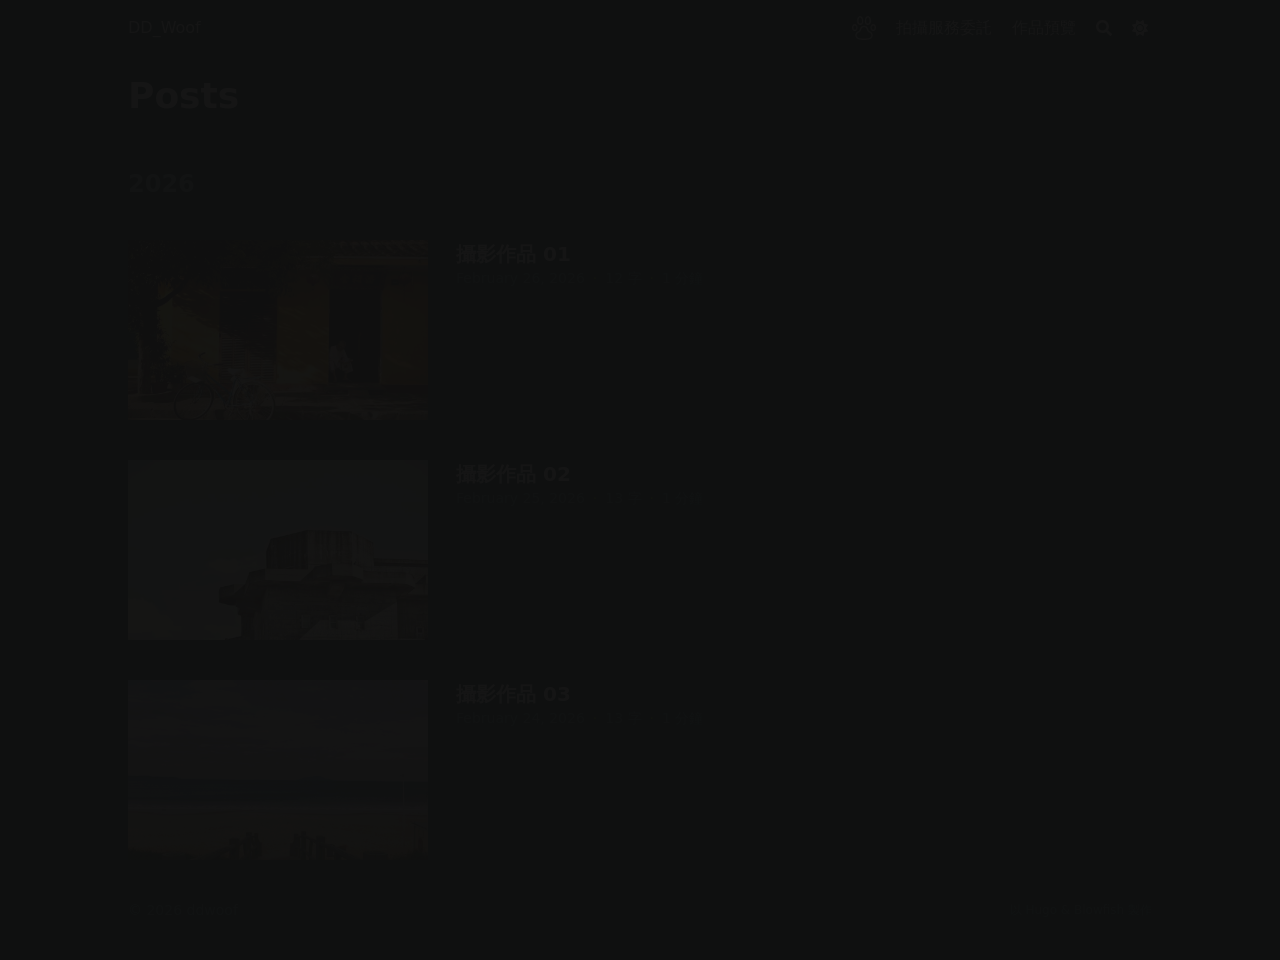
<file: posts/page/1/index.html>
<!DOCTYPE html>
<html lang="zh-tw">
  <head>
    <title>/posts/</title>
    <link rel="canonical" href="/posts/">
    <meta charset="utf-8">
    <meta http-equiv="refresh" content="0; url=/posts/">
  </head>
</html>
</file>
<file: css/main.bundle.min.bacc5cdc9474db91ea3333a25206559b05ceb0ef3ecc49c3214e8da3e983f6aa9cc485924662123fd63597dafd530e8fc702d7a046bd52d2ac4388a769b3c79e.css>
:root{--color-neutral:255, 255, 255;--color-neutral-50:238, 246, 245;--color-neutral-100:218, 232, 230;--color-neutral-200:178, 208, 206;--color-neutral-300:130, 179, 177;--color-neutral-400:85, 148, 146;--color-neutral-500:52, 119, 117;--color-neutral-600:30, 92, 90;--color-neutral-700:14, 68, 66;--color-neutral-800:6, 57, 55;--color-neutral-900:2, 47, 46;--color-primary-50:247, 254, 231;--color-primary-100:236, 252, 203;--color-primary-200:217, 249, 157;--color-primary-300:190, 242, 100;--color-primary-400:163, 230, 53;--color-primary-500:132, 204, 22;--color-primary-600:101, 163, 13;--color-primary-700:77, 124, 15;--color-primary-800:63, 98, 18;--color-primary-900:54, 83, 20;--color-secondary-50:236, 253, 245;--color-secondary-100:209, 250, 229;--color-secondary-200:167, 243, 208;--color-secondary-300:110, 231, 183;--color-secondary-400:52, 211, 153;--color-secondary-500:16, 185, 129;--color-secondary-600:5, 150, 105;--color-secondary-700:4, 120, 87;--color-secondary-800:6, 95, 70;--color-secondary-900:6, 78, 59}/*!tailwindcss v4.1.18 | MIT License | https://tailwindcss.com*//*!Blowfish | MIT License | https://github.com/nunocoracao/blowfish*/@layer properties;@layer theme,base,components,utilities;@layer theme{:root,:host{--font-sans:ui-sans-serif, system-ui, sans-serif, "Apple Color Emoji",
      "Segoe UI Emoji", "Segoe UI Symbol", "Noto Color Emoji";--font-mono:ui-monospace, SFMono-Regular, Menlo, Monaco, Consolas, "Liberation Mono",
      "Courier New", monospace;--spacing:0.25rem;--container-2xs:18rem;--container-md:28rem;--container-xl:36rem;--container-3xl:48rem;--container-7xl:80rem;--text-xs:0.75rem;--text-xs--line-height:calc(1 / 0.75);--text-sm:0.875rem;--text-sm--line-height:calc(1.25 / 0.875);--text-base:1rem;--text-base--line-height:calc(1.5 / 1);--text-lg:1.125rem;--text-lg--line-height:calc(1.75 / 1.125);--text-xl:1.25rem;--text-xl--line-height:calc(1.75 / 1.25);--text-2xl:1.5rem;--text-2xl--line-height:calc(2 / 1.5);--text-3xl:1.875rem;--text-3xl--line-height:calc(2.25 / 1.875);--text-4xl:2.25rem;--text-4xl--line-height:calc(2.5 / 2.25);--font-weight-light:300;--font-weight-normal:400;--font-weight-medium:500;--font-weight-semibold:600;--font-weight-bold:700;--font-weight-extrabold:800;--tracking-tight:-0.025em;--tracking-normal:0em;--leading-snug:1.375;--leading-relaxed:1.625;--radius-md:0.375rem;--radius-lg:0.5rem;--radius-xl:0.75rem;--radius-2xl:1rem;--ease-in:cubic-bezier(0.4, 0, 1, 1);--ease-out:cubic-bezier(0, 0, 0.2, 1);--ease-in-out:cubic-bezier(0.4, 0, 0.2, 1);--animate-pulse:pulse 2s cubic-bezier(0.4, 0, 0.6, 1) infinite;--blur-sm:8px;--blur-xl:24px;--blur-2xl:40px;--aspect-video:16 / 9;--default-transition-duration:150ms;--default-transition-timing-function:cubic-bezier(0.4, 0, 0.2, 1);--default-font-family:var(--font-sans);--default-mono-font-family:var(--font-mono)}}@layer base{*,::after,::before,::backdrop,::file-selector-button{box-sizing:border-box;margin:0;padding:0;border:0 solid}html,:host{line-height:1.5;-webkit-text-size-adjust:100%;tab-size:4;font-family:var(--default-font-family,ui-sans-serif,system-ui,sans-serif,"Apple Color Emoji","Segoe UI Emoji","Segoe UI Symbol","Noto Color Emoji");font-feature-settings:var(--default-font-feature-settings,normal);font-variation-settings:var(--default-font-variation-settings,normal);-webkit-tap-highlight-color:transparent}hr{height:0;color:inherit;border-top-width:1px}abbr:where([title]){-webkit-text-decoration:underline dotted;text-decoration:underline dotted}h1,h2,h3,h4,h5,h6{font-size:inherit;font-weight:inherit}a{color:inherit;-webkit-text-decoration:inherit;text-decoration:inherit}b,strong{font-weight:bolder}code,kbd,samp,pre{font-family:var(--default-mono-font-family,ui-monospace,SFMono-Regular,Menlo,Monaco,Consolas,"Liberation Mono","Courier New",monospace);font-feature-settings:var(--default-mono-font-feature-settings,normal);font-variation-settings:var(--default-mono-font-variation-settings,normal);font-size:1em}small{font-size:80%}sub,sup{font-size:75%;line-height:0;position:relative;vertical-align:baseline}sub{bottom:-.25em}sup{top:-.5em}table{text-indent:0;border-color:inherit;border-collapse:collapse}:-moz-focusring{outline:auto}progress{vertical-align:baseline}summary{display:list-item}ol,ul,menu{list-style:none}img,svg,video,canvas,audio,iframe,embed,object{display:block;vertical-align:middle}img,video{max-width:100%;height:auto}button,input,select,optgroup,textarea,::file-selector-button{font:inherit;font-feature-settings:inherit;font-variation-settings:inherit;letter-spacing:inherit;color:inherit;border-radius:0;background-color:initial;opacity:1}:where(select:is([multiple],[size])) optgroup{font-weight:bolder}:where(select:is([multiple],[size])) optgroup option{padding-inline-start:20px}::file-selector-button{margin-inline-end:4px}::placeholder{opacity:1}@supports(not (-webkit-appearance:-apple-pay-button)) or (contain-intrinsic-size:1px){::placeholder{color:currentcolor;@supports(color:color-mix(in lab,red,red)){color: color-mix(in oklab,currentcolor 50%,transparent);}}}textarea{resize:vertical}::-webkit-search-decoration{-webkit-appearance:none}::-webkit-date-and-time-value{min-height:1lh;text-align:inherit}::-webkit-datetime-edit{display:inline-flex}::-webkit-datetime-edit-fields-wrapper{padding:0}::-webkit-datetime-edit,::-webkit-datetime-edit-year-field,::-webkit-datetime-edit-month-field,::-webkit-datetime-edit-day-field,::-webkit-datetime-edit-hour-field,::-webkit-datetime-edit-minute-field,::-webkit-datetime-edit-second-field,::-webkit-datetime-edit-millisecond-field,::-webkit-datetime-edit-meridiem-field{padding-block:0}::-webkit-calendar-picker-indicator{line-height:1}:-moz-ui-invalid{box-shadow:none}button,input:where([type=button],[type=reset],[type=submit]),::file-selector-button{appearance:button}::-webkit-inner-spin-button,::-webkit-outer-spin-button{height:auto}[hidden]:where(:not([hidden=until-found])){display:none!important}}@layer utilities{.pointer-events-auto{pointer-events:auto}.pointer-events-none{pointer-events:none}.\!visible{visibility:visible!important}.collapse{visibility:collapse}.invisible{visibility:hidden}.visible{visibility:visible}.sr-only{position:absolute;width:1px;height:1px;padding:0;margin:-1px;overflow:hidden;clip-path:inset(50%);white-space:nowrap;border-width:0}.\!absolute{position:absolute!important}.absolute{position:absolute}.fixed{position:fixed}.relative{position:relative}.static{position:static}.sticky{position:sticky}.inset-0{inset:calc(var(--spacing) * 0)}.inset-x-0{inset-inline:calc(var(--spacing) * 0)}.-start-6{inset-inline-start:calc(var(--spacing) * -6)}.start-\[calc\(max\(-50vw\,-800px\)\+50\%\)\]{inset-inline-start:calc(max(-50vw,-800px) + 50%)}.end-6{inset-inline-end:calc(var(--spacing) * 6)}.end-8{inset-inline-end:calc(var(--spacing) * 8)}.top-0{top:calc(var(--spacing) * 0)}.top-1\/2{top:calc(1/2 * 100%)}.top-5{top:calc(var(--spacing) * 5)}.top-20{top:calc(var(--spacing) * 20)}.right-0{right:calc(var(--spacing) * 0)}.bottom-0{bottom:calc(var(--spacing) * 0)}.bottom-6{bottom:calc(var(--spacing) * 6)}.bottom-24{bottom:calc(var(--spacing) * 24)}.left-0{left:calc(var(--spacing) * 0)}.left-1\/2{left:calc(1/2 * 100%)}.-z-10{z-index:calc(10 * -1)}.z-2{z-index:2}.z-10{z-index:10}.z-50{z-index:50}.z-80{z-index:80}.z-100{z-index:100}.z-500{z-index:500}.z-\[1\]{z-index:1}.z-\[999\]{z-index:999}.z-\[1040\]{z-index:1040}.z-\[1070\]{z-index:1070}.z-\[1080\]{z-index:1080}.order-first{order:-9999}.float-left{float:left}.container{width:100%;@media(width >= 640px){max-width: 640px;}@media(width >= 853px){max-width: 853px;}@media(width >= 1024px){max-width: 1024px;}@media(width >= 1280px){max-width: 1280px;}@media(width >= 1536px){max-width: 1536px;}}.\!-m-px{margin:-1px!important}.m-0{margin:calc(var(--spacing) * 0)}.m-1{margin:calc(var(--spacing) * 1)}.m-2{margin:calc(var(--spacing) * 2)}.m-300{margin:calc(var(--spacing) * 300)}.m-auto{margin:auto}.-mx-2{margin-inline:calc(var(--spacing) * -2)}.mx-1{margin-inline:calc(var(--spacing) * 1)}.mx-\[3px\]{margin-inline:3px}.mx-\[15\%\]{margin-inline:15%}.mx-auto{margin-inline:auto}.my-0{margin-block:calc(var(--spacing) * 0)}.my-3{margin-block:calc(var(--spacing) * 3)}.-ms-5{margin-inline-start:calc(var(--spacing) * -5)}.ms-0{margin-inline-start:calc(var(--spacing) * 0)}.ms-2{margin-inline-start:calc(var(--spacing) * 2)}.ms-6{margin-inline-start:calc(var(--spacing) * 6)}.ms-7{margin-inline-start:calc(var(--spacing) * 7)}.ms-auto{margin-inline-start:auto}.-me-48{margin-inline-end:calc(var(--spacing) * -48)}.me-1{margin-inline-end:calc(var(--spacing) * 1)}.me-2{margin-inline-end:calc(var(--spacing) * 2)}.me-4{margin-inline-end:calc(var(--spacing) * 4)}.me-6{margin-inline-end:calc(var(--spacing) * 6)}.prose{color:var(--tw-prose-body);max-width:65ch; :where(p):not(:where([class~="not-prose"],[class~="not-prose"] *)) { margin-top: 1.25em; margin-bottom: 1.25em; } :where([class~="lead"]):not(:where([class~="not-prose"],[class~="not-prose"] *)) { color: var(--tw-prose-lead); font-size: 1.25em; line-height: 1.6; margin-top: 1.2em; margin-bottom: 1.2em; } :where(a):not(:where([class~="not-prose"],[class~="not-prose"] *)) { color: var(--tw-prose-links); text-decoration: none; font-weight: 500; text-decoration-color: rgba(var(--color-primary-300), 1); &:hover { color: rgba(var(--color-primary-600), 1); text-decoration: none; border-radius: 0.09rem; } } :where(strong):not(:where([class~="not-prose"],[class~="not-prose"] *)) { color: var(--tw-prose-bold); font-weight: 600; } :where(a strong):not(:where([class~="not-prose"],[class~="not-prose"] *)) { color: inherit; } :where(blockquote strong):not(:where([class~="not-prose"],[class~="not-prose"] *)) { color: inherit; } :where(thead th strong):not(:where([class~="not-prose"],[class~="not-prose"] *)) { color: inherit; } :where(ol):not(:where([class~="not-prose"],[class~="not-prose"] *)) { list-style-type: decimal; margin-top: 1.25em; margin-bottom: 1.25em; padding-inline-start: 1.625em; } :where(ol[type="A"]):not(:where([class~="not-prose"],[class~="not-prose"] *)) { list-style-type: upper-alpha; } :where(ol[type="a"]):not(:where([class~="not-prose"],[class~="not-prose"] *)) { list-style-type: lower-alpha; } :where(ol[type="A" s]):not(:where([class~="not-prose"],[class~="not-prose"] *)) { list-style-type: upper-alpha; } :where(ol[type="a" s]):not(:where([class~="not-prose"],[class~="not-prose"] *)) { list-style-type: lower-alpha; } :where(ol[type="I"]):not(:where([class~="not-prose"],[class~="not-prose"] *)) { list-style-type: upper-roman; } :where(ol[type="i"]):not(:where([class~="not-prose"],[class~="not-prose"] *)) { list-style-type: lower-roman; } :where(ol[type="I" s]):not(:where([class~="not-prose"],[class~="not-prose"] *)) { list-style-type: upper-roman; } :where(ol[type="i" s]):not(:where([class~="not-prose"],[class~="not-prose"] *)) { list-style-type: lower-roman; } :where(ol[type="1"]):not(:where([class~="not-prose"],[class~="not-prose"] *)) { list-style-type: decimal; } :where(ul):not(:where([class~="not-prose"],[class~="not-prose"] *)) { list-style-type: disc; margin-top: 1.25em; margin-bottom: 1.25em; padding-inline-start: 1.625em; } :where(ol > li):not(:where([class~="not-prose"],[class~="not-prose"] *))::marker { font-weight: 400; color: var(--tw-prose-counters); } :where(ul > li):not(:where([class~="not-prose"],[class~="not-prose"] *))::marker { color: var(--tw-prose-bullets); } :where(dt):not(:where([class~="not-prose"],[class~="not-prose"] *)) { color: var(--tw-prose-headings); font-weight: 600; margin-top: 1.25em; } :where(hr):not(:where([class~="not-prose"],[class~="not-prose"] *)) { border-color: var(--tw-prose-hr); border-top-width: 1px; margin-top: 3em; margin-bottom: 3em; border: 0.8px solid rgba(var(--color-neutral-300), 1); } :where(blockquote):not(:where([class~="not-prose"],[class~="not-prose"] *)) { font-weight: 500; font-style: italic; color: var(--tw-prose-quotes); border-inline-start-width: 0.25rem; border-inline-start-color: var(--tw-prose-quote-borders); quotes: "\201C""\201D""\2018""\2019"; margin-top: 1.6em; margin-bottom: 1.6em; padding-inline-start: 1em; } :where(blockquote p:first-of-type):not(:where([class~="not-prose"],[class~="not-prose"] *))::before { content: open-quote; } :where(blockquote p:last-of-type):not(:where([class~="not-prose"],[class~="not-prose"] *))::after { content: close-quote; } :where(h1):not(:where([class~="not-prose"],[class~="not-prose"] *)) { color: var(--tw-prose-headings); font-weight: 800; font-size: 2.25em; margin-top: 0; margin-bottom: 0.8888889em; line-height: 1.1111111; } :where(h1 strong):not(:where([class~="not-prose"],[class~="not-prose"] *)) { font-weight: 900; color: inherit; } :where(h2):not(:where([class~="not-prose"],[class~="not-prose"] *)) { color: var(--tw-prose-headings); font-weight: 700; font-size: 1.5em; margin-top: 2em; margin-bottom: 1em; line-height: 1.3333333; } :where(h2 strong):not(:where([class~="not-prose"],[class~="not-prose"] *)) { font-weight: 800; color: inherit; } :where(h3):not(:where([class~="not-prose"],[class~="not-prose"] *)) { color: var(--tw-prose-headings); font-weight: 600; font-size: 1.25em; margin-top: 1.6em; margin-bottom: 0.6em; line-height: 1.6; } :where(h3 strong):not(:where([class~="not-prose"],[class~="not-prose"] *)) { font-weight: 700; color: inherit; } :where(h4):not(:where([class~="not-prose"],[class~="not-prose"] *)) { color: var(--tw-prose-headings); font-weight: 600; margin-top: 1.5em; margin-bottom: 0.5em; line-height: 1.5; } :where(h4 strong):not(:where([class~="not-prose"],[class~="not-prose"] *)) { font-weight: 700; color: inherit; } :where(img):not(:where([class~="not-prose"],[class~="not-prose"] *)) { margin-top: 2em; margin-bottom: 2em; } :where(picture):not(:where([class~="not-prose"],[class~="not-prose"] *)) { display: block; margin-top: 2em; margin-bottom: 2em; } :where(video):not(:where([class~="not-prose"],[class~="not-prose"] *)) { margin-top: 2em; margin-bottom: 2em; } :where(kbd):not(:where([class~="not-prose"],[class~="not-prose"] *)) { font-weight: 600; font-family: inherit; color: var(--tw-prose-kbd); box-shadow: 0 0 0 1px var(--tw-prose-kbd-shadows), 0 3px 0 var(--tw-prose-kbd-shadows); font-size: 0.9rem; border-radius: 0.25rem; padding-top: 0.1875em; padding-inline-end: 0.375em; padding-bottom: 0.1875em; padding-inline-start: 0.375em; background-color: rgba(var(--color-neutral-200), 1); padding: 0.1rem 0.4rem; } :where(code):not(:where([class~="not-prose"],[class~="not-prose"] *)) { color: var(--tw-prose-code); font-weight: 600; font-size: 0.875em; padding-top: 3px; padding-bottom: 3px; padding-left: 5px; padding-right: 5px; border-radius: 0.25rem; } :where(code):not(:where([class~="not-prose"],[class~="not-prose"] *))::before { content: "`"; display: none; } :where(code):not(:where([class~="not-prose"],[class~="not-prose"] *))::after { content: "`"; display: none; } :where(a code):not(:where([class~="not-prose"],[class~="not-prose"] *)) { color: var(--tw-prose-code); } :where(h1 code):not(:where([class~="not-prose"],[class~="not-prose"] *)) { color: inherit; } :where(h2 code):not(:where([class~="not-prose"],[class~="not-prose"] *)) { color: inherit; font-size: 0.875em; } :where(h3 code):not(:where([class~="not-prose"],[class~="not-prose"] *)) { color: inherit; font-size: 0.9em; } :where(h4 code):not(:where([class~="not-prose"],[class~="not-prose"] *)) { color: inherit; } :where(blockquote code):not(:where([class~="not-prose"],[class~="not-prose"] *)) { color: inherit; } :where(thead th code):not(:where([class~="not-prose"],[class~="not-prose"] *)) { color: inherit; } :where(pre):not(:where([class~="not-prose"],[class~="not-prose"] *)) { color: var(--tw-prose-pre-code); background-color: var(--tw-prose-pre-bg); overflow-x: auto; font-weight: 400; font-size: 0.875em; line-height: 1.7142857; margin-top: 1.7142857em; margin-bottom: 1.7142857em; border-radius: 0.375rem; padding-top: 0.8571429em; padding-inline-end: 1.1428571em; padding-bottom: 0.8571429em; padding-inline-start: 1.1428571em; } :where(pre code):not(:where([class~="not-prose"],[class~="not-prose"] *)) { background-color: transparent; border-width: 0; border-radius: 0; padding: 0; font-weight: inherit; color: inherit; font-size: inherit; font-family: inherit; line-height: inherit; } :where(pre code):not(:where([class~="not-prose"],[class~="not-prose"] *))::before { content: none; } :where(pre code):not(:where([class~="not-prose"],[class~="not-prose"] *))::after { content: none; } :where(table):not(:where([class~="not-prose"],[class~="not-prose"] *)) { width: 100%; table-layout: auto; margin-top: 2em; margin-bottom: 2em; font-size: 0.875em; line-height: 1.7142857; } :where(thead):not(:where([class~="not-prose"],[class~="not-prose"] *)) { border-bottom-width: 1px; border-bottom-color: var(--tw-prose-th-borders); } :where(thead th):not(:where([class~="not-prose"],[class~="not-prose"] *)) { color: var(--tw-prose-headings); font-weight: 600; vertical-align: bottom; padding-inline-end: 0.5714286em; padding-bottom: 0.5714286em; padding-inline-start: 0.5714286em; } :where(tbody tr):not(:where([class~="not-prose"],[class~="not-prose"] *)) { border-bottom-width: 1px; border-bottom-color: var(--tw-prose-td-borders); } :where(tbody tr:last-child):not(:where([class~="not-prose"],[class~="not-prose"] *)) { border-bottom-width: 0; } :where(tbody td):not(:where([class~="not-prose"],[class~="not-prose"] *)) { vertical-align: baseline; } :where(tfoot):not(:where([class~="not-prose"],[class~="not-prose"] *)) { border-top-width: 1px; border-top-color: var(--tw-prose-th-borders); } :where(tfoot td):not(:where([class~="not-prose"],[class~="not-prose"] *)) { vertical-align: top; } :where(th, td):not(:where([class~="not-prose"],[class~="not-prose"] *)) { text-align: start; } :where(figure > *):not(:where([class~="not-prose"],[class~="not-prose"] *)) { margin-top: 0; margin-bottom: 0; } :where(figcaption):not(:where([class~="not-prose"],[class~="not-prose"] *)) { color: var(--tw-prose-captions); font-size: 0.875em; line-height: 1.4285714; margin-top: 0.8571429em; } --tw-prose-body: rgba(var(--color-neutral-700), 1);--tw-prose-headings:rgba(var(--color-neutral-800), 1);--tw-prose-lead:rgba(var(--color-neutral-500), 1);--tw-prose-links:rgba(var(--color-primary-600), 1);--tw-prose-bold:inherit;--tw-prose-counters:rgba(var(--color-neutral-800), 1);--tw-prose-bullets:rgba(var(--color-neutral-500), 1);--tw-prose-hr:oklch(92.8% 0.006 264.531);--tw-prose-quotes:rgba(var(--color-neutral-700), 1);--tw-prose-quote-borders:rgba(var(--color-primary-500), 1);--tw-prose-captions:rgba(var(--color-neutral-500), 1);--tw-prose-kbd:oklch(21% 0.034 264.665);--tw-prose-kbd-shadows:color-mix(in oklab, oklch(21% 0.034 264.665) 10%, transparent);--tw-prose-code:rgba(var(--color-secondary-700), 1);--tw-prose-pre-code:rgba(var(--color-neutral-700), 1);--tw-prose-pre-bg:rgba(var(--color-neutral-50), 1);--tw-prose-th-borders:rgba(var(--color-neutral-500), 1);--tw-prose-td-borders:rgba(var(--color-neutral-300), 1);--tw-prose-invert-body:rgba(var(--color-neutral-300), 1);--tw-prose-invert-headings:rgba(var(--color-neutral-50), 1);--tw-prose-invert-lead:rgba(var(--color-neutral-500), 1);--tw-prose-invert-links:rgba(var(--color-primary-400), 1);--tw-prose-invert-bold:rgba(var(--color-neutral), 1);--tw-prose-invert-counters:rgba(var(--color-neutral-400), 1);--tw-prose-invert-bullets:rgba(var(--color-neutral-600), 1);--tw-prose-invert-hr:oklch(37.3% 0.034 259.733);--tw-prose-invert-quotes:rgba(var(--color-neutral-200), 1);--tw-prose-invert-quote-borders:rgba(var(--color-primary-600), 1);--tw-prose-invert-captions:rgba(var(--color-neutral-400), 1);--tw-prose-invert-kbd:#fff;--tw-prose-invert-kbd-shadows:rgb(255 255 255 / 10%);--tw-prose-invert-code:rgba(var(--color-secondary-400), 1);--tw-prose-invert-pre-code:rgba(var(--color-neutral-200), 1);--tw-prose-invert-pre-bg:rgba(var(--color-neutral-700), 1);--tw-prose-invert-th-borders:rgba(var(--color-neutral-500), 1);--tw-prose-invert-td-borders:rgba(var(--color-neutral-700), 1);font-size:1rem;line-height:1.75; :where(picture > img):not(:where([class~="not-prose"],[class~="not-prose"] *)) { margin-top: 0; margin-bottom: 0; } :where(li):not(:where([class~="not-prose"],[class~="not-prose"] *)) { margin-top: 0.5em; margin-bottom: 0.5em; } :where(ol > li):not(:where([class~="not-prose"],[class~="not-prose"] *)) { padding-inline-start: 0.375em; } :where(ul > li):not(:where([class~="not-prose"],[class~="not-prose"] *)) { padding-inline-start: 0.375em; } :where(.prose > ul > li p):not(:where([class~="not-prose"],[class~="not-prose"] *)) { margin-top: 0.75em; margin-bottom: 0.75em; } :where(.prose > ul > li > p:first-child):not(:where([class~="not-prose"],[class~="not-prose"] *)) { margin-top: 1.25em; } :where(.prose > ul > li > p:last-child):not(:where([class~="not-prose"],[class~="not-prose"] *)) { margin-bottom: 1.25em; } :where(.prose > ol > li > p:first-child):not(:where([class~="not-prose"],[class~="not-prose"] *)) { margin-top: 1.25em; } :where(.prose > ol > li > p:last-child):not(:where([class~="not-prose"],[class~="not-prose"] *)) { margin-bottom: 1.25em; } :where(ul ul, ul ol, ol ul, ol ol):not(:where([class~="not-prose"],[class~="not-prose"] *)) { margin-top: 0.75em; margin-bottom: 0.75em; } :where(dl):not(:where([class~="not-prose"],[class~="not-prose"] *)) { margin-top: 1.25em; margin-bottom: 1.25em; } :where(dd):not(:where([class~="not-prose"],[class~="not-prose"] *)) { margin-top: 0.5em; padding-inline-start: 1.625em; } :where(hr + *):not(:where([class~="not-prose"],[class~="not-prose"] *)) { margin-top: 0; } :where(h2 + *):not(:where([class~="not-prose"],[class~="not-prose"] *)) { margin-top: 0; } :where(h3 + *):not(:where([class~="not-prose"],[class~="not-prose"] *)) { margin-top: 0; } :where(h4 + *):not(:where([class~="not-prose"],[class~="not-prose"] *)) { margin-top: 0; } :where(thead th:first-child):not(:where([class~="not-prose"],[class~="not-prose"] *)) { padding-inline-start: 0; } :where(thead th:last-child):not(:where([class~="not-prose"],[class~="not-prose"] *)) { padding-inline-end: 0; } :where(tbody td, tfoot td):not(:where([class~="not-prose"],[class~="not-prose"] *)) { padding-top: 0.5714286em; padding-inline-end: 0.5714286em; padding-bottom: 0.5714286em; padding-inline-start: 0.5714286em; } :where(tbody td:first-child, tfoot td:first-child):not(:where([class~="not-prose"],[class~="not-prose"] *)) { padding-inline-start: 0; } :where(tbody td:last-child, tfoot td:last-child):not(:where([class~="not-prose"],[class~="not-prose"] *)) { padding-inline-end: 0; } :where(figure):not(:where([class~="not-prose"],[class~="not-prose"] *)) { margin-top: 2em; margin-bottom: 2em; } :where(.prose > :first-child):not(:where([class~="not-prose"],[class~="not-prose"] *)) { margin-top: 0; } :where(.prose > :last-child):not(:where([class~="not-prose"],[class~="not-prose"] *)) { margin-bottom: 0; } :where(mark):not(:where([class~="not-prose"],[class~="not-prose"] *)) { color: rgba(var(--color-neutral-800), 1); background-color: rgba(var(--color-primary-600), 1); padding: 0.1rem 0.2rem; border-radius: 0.25rem; } :where(p):not(:where([class~="not-prose"],[class~="not-prose"] *))::before { display: none; } :where(p):not(:where([class~="not-prose"],[class~="not-prose"] *))::after { display: none; } :where(a.active):not(:where([class~="not-prose"],[class~="not-prose"] *)) { text-decoration-color: rgba(var(--color-primary-600), 1); } :where(p.active):not(:where([class~="not-prose"],[class~="not-prose"] *)) { text-decoration-color: rgba(var(--color-primary-600), 1); }}.\!mt-0{margin-top:calc(var(--spacing) * 0)!important}.-mt-\[2px\]{margin-top:calc(2px * -1)}.-mt-\[15px\]{margin-top:calc(15px * -1)}.mt-0{margin-top:calc(var(--spacing) * 0)}.mt-1{margin-top:calc(var(--spacing) * 1)}.mt-2{margin-top:calc(var(--spacing) * 2)}.mt-3{margin-top:calc(var(--spacing) * 3)}.mt-4{margin-top:calc(var(--spacing) * 4)}.mt-5{margin-top:calc(var(--spacing) * 5)}.mt-6{margin-top:calc(var(--spacing) * 6)}.mt-8{margin-top:calc(var(--spacing) * 8)}.mt-10{margin-top:calc(var(--spacing) * 10)}.mt-12{margin-top:calc(var(--spacing) * 12)}.mt-16{margin-top:calc(var(--spacing) * 16)}.mt-20{margin-top:calc(var(--spacing) * 20)}.mt-\[0\.5rem\]{margin-top:.5rem}.-mr-\[100\%\]{margin-right:calc(100% * -1)}.mr-0{margin-right:calc(var(--spacing) * 0)}.mr-1{margin-right:calc(var(--spacing) * 1)}.mr-2{margin-right:calc(var(--spacing) * 2)}.mr-3{margin-right:calc(var(--spacing) * 3)}.mr-5{margin-right:calc(var(--spacing) * 5)}.\!mb-0{margin-bottom:calc(var(--spacing) * 0)!important}.\!mb-9{margin-bottom:calc(var(--spacing) * 9)!important}.-mb-1{margin-bottom:calc(var(--spacing) * -1)}.mb-0{margin-bottom:calc(var(--spacing) * 0)}.mb-1{margin-bottom:calc(var(--spacing) * 1)}.mb-2{margin-bottom:calc(var(--spacing) * 2)}.mb-3{margin-bottom:calc(var(--spacing) * 3)}.mb-5{margin-bottom:calc(var(--spacing) * 5)}.mb-6{margin-bottom:calc(var(--spacing) * 6)}.mb-8{margin-bottom:calc(var(--spacing) * 8)}.mb-10{margin-bottom:calc(var(--spacing) * 10)}.mb-12{margin-bottom:calc(var(--spacing) * 12)}.mb-16{margin-bottom:calc(var(--spacing) * 16)}.mb-20{margin-bottom:calc(var(--spacing) * 20)}.mb-\[2px\]{margin-bottom:2px}.ml-0{margin-left:calc(var(--spacing) * 0)}.ml-2{margin-left:calc(var(--spacing) * 2)}.box-border{box-sizing:border-box}.box-content{box-sizing:content-box}.scrollbar{&::-webkit-scrollbar-track{background-color:var(--scrollbar-track);border-radius:var(--scrollbar-track-radius)}&::-webkit-scrollbar-thumb{background-color:var(--scrollbar-thumb);border-radius:var(--scrollbar-thumb-radius)}&::-webkit-scrollbar-corner{background-color:var(--scrollbar-corner);border-radius:var(--scrollbar-corner-radius)}@supports(-moz-appearance:none){scrollbar-width: auto; scrollbar-color: var(--scrollbar-thumb,initial) var(--scrollbar-track,initial);}&::-webkit-scrollbar{display:block;width:var(--scrollbar-width,16px);height:var(--scrollbar-height,16px)}}.line-clamp-3{overflow:hidden;display:-webkit-box;-webkit-box-orient:vertical;-webkit-line-clamp:3}.line-clamp-5{overflow:hidden;display:-webkit-box;-webkit-box-orient:vertical;-webkit-line-clamp:5}.\!block{display:block!important}.block{display:block}.contents{display:contents}.flex{display:flex}.grid{display:grid}.hidden{display:none}.inline{display:inline}.inline-block{display:inline-block}.inline-flex{display:inline-flex}.table{display:table}.table-cell{display:table-cell}.aspect-\[4\/3\]{aspect-ratio:4/3}.aspect-auto{aspect-ratio:auto}.aspect-square{aspect-ratio:1/1}.aspect-video{aspect-ratio:var(--aspect-video)}.size-1{width:calc(var(--spacing) * 1);height:calc(var(--spacing) * 1)}.\!h-px{height:1px!important}.h-0{height:calc(var(--spacing) * 0)}.h-1\/2{height:calc(1/2 * 100%)}.h-3{height:calc(var(--spacing) * 3)}.h-4{height:calc(var(--spacing) * 4)}.h-5{height:calc(var(--spacing) * 5)}.h-6{height:calc(var(--spacing) * 6)}.h-8{height:calc(var(--spacing) * 8)}.h-10{height:calc(var(--spacing) * 10)}.h-12{height:calc(var(--spacing) * 12)}.h-14{height:calc(var(--spacing) * 14)}.h-16{height:calc(var(--spacing) * 16)}.h-24{height:calc(var(--spacing) * 24)}.h-36{height:calc(var(--spacing) * 36)}.h-40{height:calc(var(--spacing) * 40)}.h-48{height:calc(var(--spacing) * 48)}.h-84{height:calc(var(--spacing) * 84)}.h-\[3px\]{height:3px}.h-\[150px\]{height:150px}.h-\[800px\]{height:800px}.h-\[1000px\]{height:1e3px}.h-auto{height:auto}.h-full{height:100%}.h-screen{height:100vh}.max-h-3{max-height:calc(var(--spacing) * 3)}.max-h-20{max-height:calc(var(--spacing) * 20)}.min-h-0{min-height:calc(var(--spacing) * 0)}.min-h-\[130px\]{min-height:130px}.min-h-\[148px\]{min-height:148px}.min-h-full{min-height:100%}.\!w-px{width:1px!important}.w-0{width:calc(var(--spacing) * 0)}.w-2{width:calc(var(--spacing) * 2)}.w-3{width:calc(var(--spacing) * 3)}.w-4{width:calc(var(--spacing) * 4)}.w-5{width:calc(var(--spacing) * 5)}.w-6{width:calc(var(--spacing) * 6)}.w-8{width:calc(var(--spacing) * 8)}.w-10{width:calc(var(--spacing) * 10)}.w-12{width:calc(var(--spacing) * 12)}.w-16{width:calc(var(--spacing) * 16)}.w-24{width:calc(var(--spacing) * 24)}.w-36{width:calc(var(--spacing) * 36)}.w-80{width:calc(var(--spacing) * 80)}.w-\[15\%\]{width:15%}.w-\[30px\]{width:30px}.w-auto{width:auto}.w-full{width:100%}.w-screen{width:100vw}.max-w-3xl{max-width:var(--container-3xl)}.max-w-7xl{max-width:var(--container-7xl)}.max-w-20{max-width:calc(var(--spacing) * 20)}.max-w-\[200px\]{max-width:200px}.max-w-\[267px\]{max-width:267px}.max-w-\[1600px\]{max-width:1600px}.max-w-\[calc\(100\%-1rem\)\]{max-width:calc(100% - 1rem)}.max-w-fit{max-width:fit-content}.max-w-full{max-width:100%}.max-w-md{max-width:var(--container-md)}.max-w-prose{max-width:65ch}.max-w-xl{max-width:var(--container-xl)}.min-w-0{min-width:calc(var(--spacing) * 0)}.min-w-\[1\.8rem\]{min-width:1.8rem}.min-w-\[30px\]{min-width:30px}.min-w-\[220px\]{min-width:220px}.min-w-full{min-width:100%}.flex-1{flex:1}.flex-auto{flex:auto}.flex-initial{flex:0 auto}.flex-none{flex:none}.shrink{flex-shrink:1}.shrink-0{flex-shrink:0}.grow{flex-grow:1}.grow-0{flex-grow:0}.basis-auto{flex-basis:auto}.-translate-x-1\/2{--tw-translate-x:calc(calc(1/2 * 100%) * -1);translate:var(--tw-translate-x)var(--tw-translate-y)}.-translate-x-full{--tw-translate-x:-100%;translate:var(--tw-translate-x)var(--tw-translate-y)}.translate-x-full{--tw-translate-x:100%;translate:var(--tw-translate-x)var(--tw-translate-y)}.-translate-y-1\/2{--tw-translate-y:calc(calc(1/2 * 100%) * -1);translate:var(--tw-translate-x)var(--tw-translate-y)}.-translate-y-8{--tw-translate-y:calc(var(--spacing) * -8);translate:var(--tw-translate-x)var(--tw-translate-y)}.translate-y-0{--tw-translate-y:calc(var(--spacing) * 0);translate:var(--tw-translate-x)var(--tw-translate-y)}.translate-y-4{--tw-translate-y:calc(var(--spacing) * 4);translate:var(--tw-translate-x)var(--tw-translate-y)}.scale-0{--tw-scale-x:0%;--tw-scale-y:0%;--tw-scale-z:0%;scale:var(--tw-scale-x)var(--tw-scale-y)}.scale-100{--tw-scale-x:100%;--tw-scale-y:100%;--tw-scale-z:100%;scale:var(--tw-scale-x)var(--tw-scale-y)}.scale-\[1\.02\]{scale:1.02}.-rotate-90{rotate:calc(90deg * -1)}.transform{transform:var(--tw-rotate-x,)var(--tw-rotate-y,)var(--tw-rotate-z,)var(--tw-skew-x,)var(--tw-skew-y,)}.transform\!{transform:var(--tw-rotate-x,)var(--tw-rotate-y,)var(--tw-rotate-z,)var(--tw-skew-x,)var(--tw-skew-y,)!important}.transform-none{transform:none}.animate-pulse{animation:var(--animate-pulse)}.cursor-default{cursor:default}.cursor-pointer{cursor:pointer}.touch-pan-y{--tw-pan-y:pan-y;touch-action:var(--tw-pan-x,)var(--tw-pan-y,)var(--tw-pinch-zoom,)}.touch-none{touch-action:none}.resize{resize:both}.list-none{list-style-type:none}.appearance-none{appearance:none}.grid-rows-\[0fr\]{grid-template-rows:0fr}.flex-col{flex-direction:column}.flex-row{flex-direction:row}.flex-wrap{flex-wrap:wrap}.items-center{align-items:center}.items-end{align-items:flex-end}.justify-between{justify-content:space-between}.justify-center{justify-content:center}.gap-1{gap:calc(var(--spacing) * 1)}.gap-2{gap:calc(var(--spacing) * 2)}.gap-3{gap:calc(var(--spacing) * 3)}.gap-4{gap:calc(var(--spacing) * 4)}.space-y-2{ :where(& > :not(:last-child)) { --tw-space-y-reverse: 0; margin-block-start: calc(calc(var(--spacing) * 2) * var(--tw-space-y-reverse)); margin-block-end: calc(calc(var(--spacing) * 2) * calc(1 - var(--tw-space-y-reverse))); }}.space-y-3{ :where(& > :not(:last-child)) { --tw-space-y-reverse: 0; margin-block-start: calc(calc(var(--spacing) * 3) * var(--tw-space-y-reverse)); margin-block-end: calc(calc(var(--spacing) * 3) * calc(1 - var(--tw-space-y-reverse))); }}.space-y-5{ :where(& > :not(:last-child)) { --tw-space-y-reverse: 0; margin-block-start: calc(calc(var(--spacing) * 5) * var(--tw-space-y-reverse)); margin-block-end: calc(calc(var(--spacing) * 5) * calc(1 - var(--tw-space-y-reverse))); }}.space-y-6{ :where(& > :not(:last-child)) { --tw-space-y-reverse: 0; margin-block-start: calc(calc(var(--spacing) * 6) * var(--tw-space-y-reverse)); margin-block-end: calc(calc(var(--spacing) * 6) * calc(1 - var(--tw-space-y-reverse))); }}.space-y-10{ :where(& > :not(:last-child)) { --tw-space-y-reverse: 0; margin-block-start: calc(calc(var(--spacing) * 10) * var(--tw-space-y-reverse)); margin-block-end: calc(calc(var(--spacing) * 10) * calc(1 - var(--tw-space-y-reverse))); }}.gap-x-5{column-gap:calc(var(--spacing) * 5)}.gap-x-6{column-gap:calc(var(--spacing) * 6)}.space-x-2{ :where(& > :not(:last-child)) { --tw-space-x-reverse: 0; margin-inline-start: calc(calc(var(--spacing) * 2) * var(--tw-space-x-reverse)); margin-inline-end: calc(calc(var(--spacing) * 2) * calc(1 - var(--tw-space-x-reverse))); }}.space-x-3{ :where(& > :not(:last-child)) { --tw-space-x-reverse: 0; margin-inline-start: calc(calc(var(--spacing) * 3) * var(--tw-space-x-reverse)); margin-inline-end: calc(calc(var(--spacing) * 3) * calc(1 - var(--tw-space-x-reverse))); }}.space-x-5{ :where(& > :not(:last-child)) { --tw-space-x-reverse: 0; margin-inline-start: calc(calc(var(--spacing) * 5) * var(--tw-space-x-reverse)); margin-inline-end: calc(calc(var(--spacing) * 5) * calc(1 - var(--tw-space-x-reverse))); }}.place-self-center{place-self:center}.self-center{align-self:center}.truncate{overflow:hidden;text-overflow:ellipsis;white-space:nowrap}.\!overflow-hidden{overflow:hidden!important}.overflow-auto{overflow:auto}.overflow-hidden{overflow:hidden}.overflow-visible{overflow:visible}.overflow-x-auto{overflow-x:auto}.overflow-y-auto{overflow-y:auto}.overscroll-contain{overscroll-behavior:contain}.scroll-smooth{scroll-behavior:smooth}.\!rounded-md{border-radius:var(--radius-md)!important}.rounded{border-radius:.25rem}.rounded-2xl{border-radius:var(--radius-2xl)}.rounded-\[50\%\]{border-radius:50%}.rounded-full{border-radius:calc(infinity * 1px)}.rounded-lg{border-radius:var(--radius-lg)}.rounded-md{border-radius:var(--radius-md)}.rounded-xl{border-radius:var(--radius-xl)}.rounded-s-\[0\.25rem\]{border-start-start-radius:.25rem;border-end-start-radius:.25rem}.rounded-e-\[0\.25rem\]{border-start-end-radius:.25rem;border-end-end-radius:.25rem}.rounded-t-lg{border-top-left-radius:var(--radius-lg);border-top-right-radius:var(--radius-lg)}.rounded-t-md{border-top-left-radius:var(--radius-md);border-top-right-radius:var(--radius-md)}.rounded-b-lg{border-bottom-right-radius:var(--radius-lg);border-bottom-left-radius:var(--radius-lg)}.\!border-0{border-style:var(--tw-border-style)!important;border-width:0!important}.border{border-style:var(--tw-border-style);border-width:1px}.border-0{border-style:var(--tw-border-style);border-width:0}.border-2{border-style:var(--tw-border-style);border-width:2px}.border-y-\[10px\]{border-block-style:var(--tw-border-style);border-block-width:10px}.border-s-0{border-inline-start-style:var(--tw-border-style);border-inline-start-width:0}.border-s-1{border-inline-start-style:var(--tw-border-style);border-inline-start-width:1px}.border-s-2{border-inline-start-style:var(--tw-border-style);border-inline-start-width:2px}.border-s-\[0\.125rem\]{border-inline-start-style:var(--tw-border-style);border-inline-start-width:.125rem}.border-e-0{border-inline-end-style:var(--tw-border-style);border-inline-end-width:0}.border-t{border-top-style:var(--tw-border-style);border-top-width:1px}.border-b-2{border-bottom-style:var(--tw-border-style);border-bottom-width:2px}.border-l-4{border-left-style:var(--tw-border-style);border-left-width:4px}.border-dotted{--tw-border-style:dotted;border-style:dotted}.border-none{--tw-border-style:none;border-style:none}.border-solid{--tw-border-style:solid;border-style:solid}.border-neutral-100{border-color:rgba(var(--color-neutral-100),1)}.border-neutral-200{border-color:rgba(var(--color-neutral-200),1)}.border-neutral-300{border-color:rgba(var(--color-neutral-300),1)}.border-primary-400{border-color:rgba(var(--color-primary-400),1)}.border-primary-500{border-color:rgba(var(--color-primary-500),1)}.border-secondary-500{border-color:rgba(var(--color-secondary-500),1)}.border-transparent{border-color:transparent}.prose-invert{--tw-prose-body:var(--tw-prose-invert-body);--tw-prose-headings:var(--tw-prose-invert-headings);--tw-prose-lead:var(--tw-prose-invert-lead);--tw-prose-links:var(--tw-prose-invert-links);--tw-prose-bold:var(--tw-prose-invert-bold);--tw-prose-counters:var(--tw-prose-invert-counters);--tw-prose-bullets:var(--tw-prose-invert-bullets);--tw-prose-hr:var(--tw-prose-invert-hr);--tw-prose-quotes:var(--tw-prose-invert-quotes);--tw-prose-quote-borders:var(--tw-prose-invert-quote-borders);--tw-prose-captions:var(--tw-prose-invert-captions);--tw-prose-kbd:var(--tw-prose-invert-kbd);--tw-prose-kbd-shadows:var(--tw-prose-invert-kbd-shadows);--tw-prose-code:var(--tw-prose-invert-code);--tw-prose-pre-code:var(--tw-prose-invert-pre-code);--tw-prose-pre-bg:var(--tw-prose-invert-pre-bg);--tw-prose-th-borders:var(--tw-prose-invert-th-borders);--tw-prose-td-borders:var(--tw-prose-invert-td-borders); :where(a):not(:where([class~="not-prose"],[class~="not-prose"] *)) { text-decoration-color: rgba(var(--color-neutral-600), 1); &:hover { color: rgba(var(--color-primary-400), 1); } } :where(kbd):not(:where([class~="not-prose"],[class~="not-prose"] *)) { color: rgba(var(--color-neutral-200), 1); background-color: rgba(var(--color-neutral-700), 1); } :where(mark):not(:where([class~="not-prose"],[class~="not-prose"] *)) { background-color: rgba(var(--color-primary-400), 1); } :where(code:not(pre code)):not(:where([class~="not-prose"],[class~="not-prose"] *)) { background-color: color-mix(in oklab, oklch(21% 0.006 285.885) 70%, transparent); } :where(a.active):not(:where([class~="not-prose"],[class~="not-prose"] *)) { text-decoration-color: rgba(var(--color-primary-400), 1); } :where(p.active):not(:where([class~="not-prose"],[class~="not-prose"] *)) { text-decoration-color: rgba(var(--color-primary-400), 1); } :where(hr):not(:where([class~="not-prose"],[class~="not-prose"] *)) { border: 0.8px solid rgba(var(--color-neutral-500), 1); }}.bg-\[\#6d6d6d\]{background-color:#6d6d6d}.bg-black{background-color:#000}.bg-neutral{background-color:rgba(var(--color-neutral),1)}.bg-neutral-50{background-color:rgba(var(--color-neutral-50),1)}.bg-neutral-50\/97{background-color:color-mix(in srgb,rgba(rgba(var(--color-neutral-50),1),1) 97%,transparent);@supports(color:color-mix(in lab,red,red)){background-color: color-mix(in oklab,rgba(var(--color-neutral-50),1) 97%,transparent);}}.bg-neutral-100{background-color:rgba(var(--color-neutral-100),1)}.bg-neutral-100\/75{background-color:color-mix(in srgb,rgba(rgba(var(--color-neutral-100),1),1) 75%,transparent);@supports(color:color-mix(in lab,red,red)){background-color: color-mix(in oklab,rgba(var(--color-neutral-100),1) 75%,transparent);}}.bg-neutral-300{background-color:rgba(var(--color-neutral-300),1)}.bg-neutral-500\/50{background-color:color-mix(in srgb,rgba(rgba(var(--color-neutral-500),1),1) 50%,transparent);@supports(color:color-mix(in lab,red,red)){background-color: color-mix(in oklab,rgba(var(--color-neutral-500),1) 50%,transparent);}}.bg-neutral\/25{background-color:color-mix(in srgb,rgba(rgba(var(--color-neutral),1),1) 25%,transparent);@supports(color:color-mix(in lab,red,red)){background-color: color-mix(in oklab,rgba(var(--color-neutral),1) 25%,transparent);}}.bg-neutral\/50{background-color:color-mix(in srgb,rgba(rgba(var(--color-neutral),1),1) 50%,transparent);@supports(color:color-mix(in lab,red,red)){background-color: color-mix(in oklab,rgba(var(--color-neutral),1) 50%,transparent);}}.bg-primary-100{background-color:rgba(var(--color-primary-100),1)}.bg-primary-200{background-color:rgba(var(--color-primary-200),1)}.bg-primary-200\/80{background-color:color-mix(in srgb,rgba(rgba(var(--color-primary-200),1),1) 80%,transparent);@supports(color:color-mix(in lab,red,red)){background-color: color-mix(in oklab,rgba(var(--color-primary-200),1) 80%,transparent);}}.bg-primary-500{background-color:rgba(var(--color-primary-500),1)}.bg-primary-600{background-color:rgba(var(--color-primary-600),1)}.bg-transparent{background-color:initial}.bg-white{background-color:#fff}.bg-linear-60{--tw-gradient-position:60deg;@supports(background-image:linear-gradient(in lab,red,red)){--tw-gradient-position: 60deg in oklab;}background-image:linear-gradient(var(--tw-gradient-stops))}.bg-gradient-to-b{--tw-gradient-position:to bottom in oklab;background-image:linear-gradient(var(--tw-gradient-stops))}.bg-gradient-to-r{--tw-gradient-position:to right in oklab;background-image:linear-gradient(var(--tw-gradient-stops))}.bg-gradient-to-t{--tw-gradient-position:to top in oklab;background-image:linear-gradient(var(--tw-gradient-stops))}.bg-none{background-image:none}.from-neutral{--tw-gradient-from:rgba(var(--color-neutral), 1);--tw-gradient-stops:var(--tw-gradient-via-stops, var(--tw-gradient-position), var(--tw-gradient-from) var(--tw-gradient-from-position), var(--tw-gradient-to) var(--tw-gradient-to-position))}.from-primary-500{--tw-gradient-from:rgba(var(--color-primary-500), 1);--tw-gradient-stops:var(--tw-gradient-via-stops, var(--tw-gradient-position), var(--tw-gradient-from) var(--tw-gradient-from-position), var(--tw-gradient-to) var(--tw-gradient-to-position))}.from-60\%{--tw-gradient-from-position:60%}.to-neutral{--tw-gradient-to:rgba(var(--color-neutral), 1);--tw-gradient-stops:var(--tw-gradient-via-stops, var(--tw-gradient-position), var(--tw-gradient-from) var(--tw-gradient-from-position), var(--tw-gradient-to) var(--tw-gradient-to-position))}.to-neutral-100{--tw-gradient-to:rgba(var(--color-neutral-100), 1);--tw-gradient-stops:var(--tw-gradient-via-stops, var(--tw-gradient-position), var(--tw-gradient-from) var(--tw-gradient-from-position), var(--tw-gradient-to) var(--tw-gradient-to-position))}.to-secondary-600{--tw-gradient-to:rgba(var(--color-secondary-600), 1);--tw-gradient-stops:var(--tw-gradient-via-stops, var(--tw-gradient-position), var(--tw-gradient-from) var(--tw-gradient-from-position), var(--tw-gradient-to) var(--tw-gradient-to-position))}.to-transparent{--tw-gradient-to:transparent;--tw-gradient-stops:var(--tw-gradient-via-stops, var(--tw-gradient-position), var(--tw-gradient-from) var(--tw-gradient-from-position), var(--tw-gradient-to) var(--tw-gradient-to-position))}.bg-clip-padding{background-clip:padding-box}.object-contain{object-fit:contain}.object-cover{object-fit:cover}.object-fill{object-fit:fill}.object-scale-down{object-fit:scale-down}.object-left{object-position:left}.\!p-0{padding:calc(var(--spacing) * 0)!important}.p-0{padding:calc(var(--spacing) * 0)}.p-1{padding:calc(var(--spacing) * 1)}.p-1\.5{padding:calc(var(--spacing) * 1.5)}.p-2{padding:calc(var(--spacing) * 2)}.p-4{padding:calc(var(--spacing) * 4)}.p-5{padding:calc(var(--spacing) * 5)}.p-6{padding:calc(var(--spacing) * 6)}.px-0{padding-inline:calc(var(--spacing) * 0)}.px-1{padding-inline:calc(var(--spacing) * 1)}.px-1\.5{padding-inline:calc(var(--spacing) * 1.5)}.px-2{padding-inline:calc(var(--spacing) * 2)}.px-3{padding-inline:calc(var(--spacing) * 3)}.px-4{padding-inline:calc(var(--spacing) * 4)}.px-6{padding-inline:calc(var(--spacing) * 6)}.px-\[0\.4rem\]{padding-inline:.4rem}.px-\[30px\]{padding-inline:30px}.py-1{padding-block:calc(var(--spacing) * 1)}.py-1\.5{padding-block:calc(var(--spacing) * 1.5)}.py-2{padding-block:calc(var(--spacing) * 2)}.py-3{padding-block:calc(var(--spacing) * 3)}.py-4{padding-block:calc(var(--spacing) * 4)}.py-6{padding-block:calc(var(--spacing) * 6)}.py-8{padding-block:calc(var(--spacing) * 8)}.py-10{padding-block:calc(var(--spacing) * 10)}.py-16{padding-block:calc(var(--spacing) * 16)}.py-20{padding-block:calc(var(--spacing) * 20)}.py-\[0\.4rem\]{padding-block:.4rem}.py-\[1px\]{padding-block:1px}.ps-2{padding-inline-start:calc(var(--spacing) * 2)}.ps-5{padding-inline-start:calc(var(--spacing) * 5)}.pe-2{padding-inline-end:calc(var(--spacing) * 2)}.pe-3{padding-inline-end:calc(var(--spacing) * 3)}.pt-2{padding-top:calc(var(--spacing) * 2)}.pt-3{padding-top:calc(var(--spacing) * 3)}.pt-4{padding-top:calc(var(--spacing) * 4)}.pt-8{padding-top:calc(var(--spacing) * 8)}.pt-16{padding-top:calc(var(--spacing) * 16)}.pr-8{padding-right:calc(var(--spacing) * 8)}.pb-2{padding-bottom:calc(var(--spacing) * 2)}.pb-3{padding-bottom:calc(var(--spacing) * 3)}.pb-4{padding-bottom:calc(var(--spacing) * 4)}.pb-6{padding-bottom:calc(var(--spacing) * 6)}.pb-32{padding-bottom:calc(var(--spacing) * 32)}.pl-0{padding-left:calc(var(--spacing) * 0)}.text-center{text-align:center}.text-end{text-align:end}.text-left{text-align:left}.text-right{text-align:right}.text-start{text-align:start}.-indent-\[999px\]{text-indent:calc(999px * -1)}.align-bottom{vertical-align:bottom}.align-middle{vertical-align:middle}.align-text-bottom{vertical-align:text-bottom}.align-top{vertical-align:top}.text-2xl{font-size:var(--text-2xl);line-height:var(--tw-leading,var(--text-2xl--line-height))}.text-3xl{font-size:var(--text-3xl);line-height:var(--tw-leading,var(--text-3xl--line-height))}.text-4xl{font-size:var(--text-4xl);line-height:var(--tw-leading,var(--text-4xl--line-height))}.text-base{font-size:var(--text-base);line-height:var(--tw-leading,var(--text-base--line-height))}.text-lg{font-size:var(--text-lg);line-height:var(--tw-leading,var(--text-lg--line-height))}.text-sm{font-size:var(--text-sm);line-height:var(--tw-leading,var(--text-sm--line-height))}.text-xl{font-size:var(--text-xl);line-height:var(--tw-leading,var(--text-xl--line-height))}.text-xs{font-size:var(--text-xs);line-height:var(--tw-leading,var(--text-xs--line-height))}.text-\[0\.6rem\]{font-size:.6rem}.leading-3{--tw-leading:calc(var(--spacing) * 3);line-height:calc(var(--spacing) * 3)}.leading-6{--tw-leading:calc(var(--spacing) * 6);line-height:calc(var(--spacing) * 6)}.leading-7{--tw-leading:calc(var(--spacing) * 7);line-height:calc(var(--spacing) * 7)}.leading-\[1\.6\]{--tw-leading:1.6;line-height:1.6}.leading-relaxed{--tw-leading:var(--leading-relaxed);line-height:var(--leading-relaxed)}.font-bold{--tw-font-weight:var(--font-weight-bold);font-weight:var(--font-weight-bold)}.font-extrabold{--tw-font-weight:var(--font-weight-extrabold);font-weight:var(--font-weight-extrabold)}.font-light{--tw-font-weight:var(--font-weight-light);font-weight:var(--font-weight-light)}.font-medium{--tw-font-weight:var(--font-weight-medium);font-weight:var(--font-weight-medium)}.font-normal{--tw-font-weight:var(--font-weight-normal);font-weight:var(--font-weight-normal)}.font-semibold{--tw-font-weight:var(--font-weight-semibold);font-weight:var(--font-weight-semibold)}.tracking-normal{--tw-tracking:var(--tracking-normal);letter-spacing:var(--tracking-normal)}.tracking-tight{--tw-tracking:var(--tracking-tight);letter-spacing:var(--tracking-tight)}.text-wrap{text-wrap:wrap}.break-normal{overflow-wrap:normal;word-break:normal}.break-words{overflow-wrap:break-word}.\!whitespace-nowrap{white-space:nowrap!important}.whitespace-normal{white-space:normal}.\!text-neutral{color:rgba(var(--color-neutral),1)!important}.text-inherit{color:inherit}.text-neutral-50{color:rgba(var(--color-neutral-50),1)}.text-neutral-200{color:rgba(var(--color-neutral-200),1)}.text-neutral-300{color:rgba(var(--color-neutral-300),1)}.text-neutral-400{color:rgba(var(--color-neutral-400),1)}.text-neutral-500{color:rgba(var(--color-neutral-500),1)}.text-neutral-600{color:rgba(var(--color-neutral-600),1)}.text-neutral-700{color:rgba(var(--color-neutral-700),1)}.text-neutral-800{color:rgba(var(--color-neutral-800),1)}.text-neutral-900{color:rgba(var(--color-neutral-900),1)}.text-primary-100{color:rgba(var(--color-primary-100),1)}.text-primary-300{color:rgba(var(--color-primary-300),1)}.text-primary-400{color:rgba(var(--color-primary-400),1)}.text-primary-500{color:rgba(var(--color-primary-500),1)}.text-primary-600{color:rgba(var(--color-primary-600),1)}.text-primary-700{color:rgba(var(--color-primary-700),1)}.text-primary-800{color:rgba(var(--color-primary-800),1)}.text-transparent{color:transparent}.text-white{color:#fff}.capitalize{text-transform:capitalize}.lowercase{text-transform:lowercase}.normal-case{text-transform:none}.uppercase{text-transform:uppercase}.italic{font-style:italic}.not-italic{font-style:normal}.ordinal{--tw-ordinal:ordinal;font-variant-numeric:var(--tw-ordinal,)var(--tw-slashed-zero,)var(--tw-numeric-figure,)var(--tw-numeric-spacing,)var(--tw-numeric-fraction,)}.\!no-underline{text-decoration-line:none!important}.line-through{text-decoration-line:line-through}.no-underline{text-decoration-line:none}.overline{text-decoration-line:overline}.underline{text-decoration-line:underline}.decoration-neutral-300{text-decoration-color:rgba(var(--color-neutral-300),1)}.decoration-primary-500{text-decoration-color:rgba(var(--color-primary-500),1)}.underline-offset-auto{text-underline-offset:auto}.\!opacity-0{opacity:0%!important}.\!opacity-100{opacity:100%!important}.opacity-0{opacity:0%}.opacity-30{opacity:30%}.opacity-50{opacity:50%}.opacity-60{opacity:60%}.opacity-65{opacity:65%}.opacity-100{opacity:100%}.mix-blend-multiply{mix-blend-mode:multiply}.mix-blend-normal{mix-blend-mode:normal}.shadow{--tw-shadow:0 1px 3px 0 var(--tw-shadow-color, rgb(0 0 0 / 0.1)), 0 1px 2px -1px var(--tw-shadow-color, rgb(0 0 0 / 0.1));box-shadow:var(--tw-inset-shadow),var(--tw-inset-ring-shadow),var(--tw-ring-offset-shadow),var(--tw-ring-shadow),var(--tw-shadow)}.shadow-2xl{--tw-shadow:0 25px 50px -12px var(--tw-shadow-color, rgb(0 0 0 / 0.25));box-shadow:var(--tw-inset-shadow),var(--tw-inset-ring-shadow),var(--tw-ring-offset-shadow),var(--tw-ring-shadow),var(--tw-shadow)}.shadow-lg{--tw-shadow:0 10px 15px -3px var(--tw-shadow-color, rgb(0 0 0 / 0.1)), 0 4px 6px -4px var(--tw-shadow-color, rgb(0 0 0 / 0.1));box-shadow:var(--tw-inset-shadow),var(--tw-inset-ring-shadow),var(--tw-ring-offset-shadow),var(--tw-ring-shadow),var(--tw-shadow)}.shadow-sm{--tw-shadow:0 1px 3px 0 var(--tw-shadow-color, rgb(0 0 0 / 0.1)), 0 1px 2px -1px var(--tw-shadow-color, rgb(0 0 0 / 0.1));box-shadow:var(--tw-inset-shadow),var(--tw-inset-ring-shadow),var(--tw-ring-offset-shadow),var(--tw-ring-shadow),var(--tw-shadow)}.shadow-xl{--tw-shadow:0 20px 25px -5px var(--tw-shadow-color, rgb(0 0 0 / 0.1)), 0 8px 10px -6px var(--tw-shadow-color, rgb(0 0 0 / 0.1));box-shadow:var(--tw-inset-shadow),var(--tw-inset-ring-shadow),var(--tw-ring-offset-shadow),var(--tw-ring-shadow),var(--tw-shadow)}.ring-2{--tw-ring-shadow:var(--tw-ring-inset,) 0 0 0 calc(2px + var(--tw-ring-offset-width)) var(--tw-ring-color, currentcolor);box-shadow:var(--tw-inset-shadow),var(--tw-inset-ring-shadow),var(--tw-ring-offset-shadow),var(--tw-ring-shadow),var(--tw-shadow)}.ring-primary-500{--tw-ring-color:rgba(var(--color-primary-500), 1)}.outline{outline-style:var(--tw-outline-style);outline-width:1px}.blur{--tw-blur:blur(8px);filter:var(--tw-blur,)var(--tw-brightness,)var(--tw-contrast,)var(--tw-grayscale,)var(--tw-hue-rotate,)var(--tw-invert,)var(--tw-saturate,)var(--tw-sepia,)var(--tw-drop-shadow,)}.blur\!{--tw-blur:blur(8px) !important;filter:var(--tw-blur,)var(--tw-brightness,)var(--tw-contrast,)var(--tw-grayscale,)var(--tw-hue-rotate,)var(--tw-invert,)var(--tw-saturate,)var(--tw-sepia,)var(--tw-drop-shadow,)!important}.invert{--tw-invert:invert(100%);filter:var(--tw-blur,)var(--tw-brightness,)var(--tw-contrast,)var(--tw-grayscale,)var(--tw-hue-rotate,)var(--tw-invert,)var(--tw-saturate,)var(--tw-sepia,)var(--tw-drop-shadow,)}.filter{filter:var(--tw-blur,)var(--tw-brightness,)var(--tw-contrast,)var(--tw-grayscale,)var(--tw-hue-rotate,)var(--tw-invert,)var(--tw-saturate,)var(--tw-sepia,)var(--tw-drop-shadow,)}.filter\!{filter:var(--tw-blur,)var(--tw-brightness,)var(--tw-contrast,)var(--tw-grayscale,)var(--tw-hue-rotate,)var(--tw-invert,)var(--tw-saturate,)var(--tw-sepia,)var(--tw-drop-shadow,)!important}.backdrop-blur{--tw-backdrop-blur:blur(8px);-webkit-backdrop-filter:var(--tw-backdrop-blur,)var(--tw-backdrop-brightness,)var(--tw-backdrop-contrast,)var(--tw-backdrop-grayscale,)var(--tw-backdrop-hue-rotate,)var(--tw-backdrop-invert,)var(--tw-backdrop-opacity,)var(--tw-backdrop-saturate,)var(--tw-backdrop-sepia,);backdrop-filter:var(--tw-backdrop-blur,)var(--tw-backdrop-brightness,)var(--tw-backdrop-contrast,)var(--tw-backdrop-grayscale,)var(--tw-backdrop-hue-rotate,)var(--tw-backdrop-invert,)var(--tw-backdrop-opacity,)var(--tw-backdrop-saturate,)var(--tw-backdrop-sepia,)}.backdrop-blur-2xl{--tw-backdrop-blur:blur(var(--blur-2xl));-webkit-backdrop-filter:var(--tw-backdrop-blur,)var(--tw-backdrop-brightness,)var(--tw-backdrop-contrast,)var(--tw-backdrop-grayscale,)var(--tw-backdrop-hue-rotate,)var(--tw-backdrop-invert,)var(--tw-backdrop-opacity,)var(--tw-backdrop-saturate,)var(--tw-backdrop-sepia,);backdrop-filter:var(--tw-backdrop-blur,)var(--tw-backdrop-brightness,)var(--tw-backdrop-contrast,)var(--tw-backdrop-grayscale,)var(--tw-backdrop-hue-rotate,)var(--tw-backdrop-invert,)var(--tw-backdrop-opacity,)var(--tw-backdrop-saturate,)var(--tw-backdrop-sepia,)}.backdrop-blur-sm{--tw-backdrop-blur:blur(var(--blur-sm));-webkit-backdrop-filter:var(--tw-backdrop-blur,)var(--tw-backdrop-brightness,)var(--tw-backdrop-contrast,)var(--tw-backdrop-grayscale,)var(--tw-backdrop-hue-rotate,)var(--tw-backdrop-invert,)var(--tw-backdrop-opacity,)var(--tw-backdrop-saturate,)var(--tw-backdrop-sepia,);backdrop-filter:var(--tw-backdrop-blur,)var(--tw-backdrop-brightness,)var(--tw-backdrop-contrast,)var(--tw-backdrop-grayscale,)var(--tw-backdrop-hue-rotate,)var(--tw-backdrop-invert,)var(--tw-backdrop-opacity,)var(--tw-backdrop-saturate,)var(--tw-backdrop-sepia,)}.backdrop-blur-xl{--tw-backdrop-blur:blur(var(--blur-xl));-webkit-backdrop-filter:var(--tw-backdrop-blur,)var(--tw-backdrop-brightness,)var(--tw-backdrop-contrast,)var(--tw-backdrop-grayscale,)var(--tw-backdrop-hue-rotate,)var(--tw-backdrop-invert,)var(--tw-backdrop-opacity,)var(--tw-backdrop-saturate,)var(--tw-backdrop-sepia,);backdrop-filter:var(--tw-backdrop-blur,)var(--tw-backdrop-brightness,)var(--tw-backdrop-contrast,)var(--tw-backdrop-grayscale,)var(--tw-backdrop-hue-rotate,)var(--tw-backdrop-invert,)var(--tw-backdrop-opacity,)var(--tw-backdrop-saturate,)var(--tw-backdrop-sepia,)}.backdrop-brightness-112{--tw-backdrop-brightness:brightness(112%);-webkit-backdrop-filter:var(--tw-backdrop-blur,)var(--tw-backdrop-brightness,)var(--tw-backdrop-contrast,)var(--tw-backdrop-grayscale,)var(--tw-backdrop-hue-rotate,)var(--tw-backdrop-invert,)var(--tw-backdrop-opacity,)var(--tw-backdrop-saturate,)var(--tw-backdrop-sepia,);backdrop-filter:var(--tw-backdrop-blur,)var(--tw-backdrop-brightness,)var(--tw-backdrop-contrast,)var(--tw-backdrop-grayscale,)var(--tw-backdrop-hue-rotate,)var(--tw-backdrop-invert,)var(--tw-backdrop-opacity,)var(--tw-backdrop-saturate,)var(--tw-backdrop-sepia,)}.backdrop-saturate-220{--tw-backdrop-saturate:saturate(220%);-webkit-backdrop-filter:var(--tw-backdrop-blur,)var(--tw-backdrop-brightness,)var(--tw-backdrop-contrast,)var(--tw-backdrop-grayscale,)var(--tw-backdrop-hue-rotate,)var(--tw-backdrop-invert,)var(--tw-backdrop-opacity,)var(--tw-backdrop-saturate,)var(--tw-backdrop-sepia,);backdrop-filter:var(--tw-backdrop-blur,)var(--tw-backdrop-brightness,)var(--tw-backdrop-contrast,)var(--tw-backdrop-grayscale,)var(--tw-backdrop-hue-rotate,)var(--tw-backdrop-invert,)var(--tw-backdrop-opacity,)var(--tw-backdrop-saturate,)var(--tw-backdrop-sepia,)}.transition{transition-property:color,background-color,border-color,outline-color,text-decoration-color,fill,stroke,--tw-gradient-from,--tw-gradient-via,--tw-gradient-to,opacity,box-shadow,transform,translate,scale,rotate,filter,-webkit-backdrop-filter,backdrop-filter,display,content-visibility,overlay,pointer-events;transition-timing-function:var(--tw-ease,var(--default-transition-timing-function));transition-duration:var(--tw-duration,var(--default-transition-duration))}.transition-\[grid-template-rows\]{transition-property:grid-template-rows;transition-timing-function:var(--tw-ease,var(--default-transition-timing-function));transition-duration:var(--tw-duration,var(--default-transition-duration))}.transition-\[height\]{transition-property:height;transition-timing-function:var(--tw-ease,var(--default-transition-timing-function));transition-duration:var(--tw-duration,var(--default-transition-duration))}.transition-\[opacity\,visibility\]{transition-property:opacity,visibility;transition-timing-function:var(--tw-ease,var(--default-transition-timing-function));transition-duration:var(--tw-duration,var(--default-transition-duration))}.transition-\[transform\,_opacity\]{transition-property:transform,opacity;transition-timing-function:var(--tw-ease,var(--default-transition-timing-function));transition-duration:var(--tw-duration,var(--default-transition-duration))}.transition-\[width\]{transition-property:width;transition-timing-function:var(--tw-ease,var(--default-transition-timing-function));transition-duration:var(--tw-duration,var(--default-transition-duration))}.transition-all{transition-property:all;transition-timing-function:var(--tw-ease,var(--default-transition-timing-function));transition-duration:var(--tw-duration,var(--default-transition-duration))}.transition-colors{transition-property:color,background-color,border-color,outline-color,text-decoration-color,fill,stroke,--tw-gradient-from,--tw-gradient-via,--tw-gradient-to;transition-timing-function:var(--tw-ease,var(--default-transition-timing-function));transition-duration:var(--tw-duration,var(--default-transition-duration))}.transition-opacity{transition-property:opacity;transition-timing-function:var(--tw-ease,var(--default-transition-timing-function));transition-duration:var(--tw-duration,var(--default-transition-duration))}.transition-transform{transition-property:transform,translate,scale,rotate;transition-timing-function:var(--tw-ease,var(--default-transition-timing-function));transition-duration:var(--tw-duration,var(--default-transition-duration))}.duration-150{--tw-duration:150ms;transition-duration:150ms}.duration-200{--tw-duration:200ms;transition-duration:200ms}.duration-300{--tw-duration:300ms;transition-duration:300ms}.duration-\[350ms\]{--tw-duration:350ms;transition-duration:350ms}.duration-\[600ms\]{--tw-duration:600ms;transition-duration:600ms}.ease-\[cubic-bezier\(0\,0\,0\.15\,1\)\,_cubic-bezier\(0\,0\,0\.15\,1\)\]{--tw-ease:cubic-bezier(0,0,0.15,1), cubic-bezier(0,0,0.15,1);transition-timing-function:cubic-bezier(0,0,.15,1),cubic-bezier(0,0,.15,1)}.ease-\[cubic-bezier\(0\.25\,0\.1\,0\.25\,1\.0\)\]{--tw-ease:cubic-bezier(0.25,0.1,0.25,1.0);transition-timing-function:cubic-bezier(.25,.1,.25,1)}.ease-in{--tw-ease:var(--ease-in);transition-timing-function:var(--ease-in)}.ease-in-out{--tw-ease:var(--ease-in-out);transition-timing-function:var(--ease-in-out)}.ease-linear{--tw-ease:linear;transition-timing-function:linear}.ease-out{--tw-ease:var(--ease-out);transition-timing-function:var(--ease-out)}.select-none{-webkit-user-select:none;user-select:none}.\!\[clip\:rect\(0\,0\,0\,0\)\]{clip:rect(0,0,0,0)!important}.group-open\:rotate-0{&:is(:where(.group):is([open], :popover-open, :open) *){rotate:0}}.group-hover\:scale-110{&:is(:where(.group):hover *){@media(hover:hover){--tw-scale-x: 110%; --tw-scale-y: 110%; --tw-scale-z: 110%; scale: var(--tw-scale-x) var(--tw-scale-y);}}}.group-hover\:text-primary-500{&:is(:where(.group):hover *){@media(hover:hover){color: rgba(var(--color-primary-500),1);}}}.group-hover\:opacity-100{&:is(:where(.group):hover *){@media(hover:hover){opacity: 100%;}}}.group-hover\:ring-2{&:is(:where(.group):hover *){@media(hover:hover){--tw-ring-shadow: var(--tw-ring-inset,) 0 0 0 calc(2px+var(--tw-ring-offset-width)) var(--tw-ring-color,currentcolor); box-shadow: var(--tw-inset-shadow),var(--tw-inset-ring-shadow),var(--tw-ring-offset-shadow),var(--tw-ring-shadow),var(--tw-shadow);}}}.group-hover\:ring-primary-500{&:is(:where(.group):hover *){@media(hover:hover){--tw-ring-color: rgba(var(--color-primary-500),1);}}}.group-data-\[twe-input-focused\]\:border-x-0{&:is(:where(.group)[data-twe-input-focused] *){border-inline-style:var(--tw-border-style);border-inline-width:0}}.group-data-\[twe-input-focused\]\:border-s-0{&:is(:where(.group)[data-twe-input-focused] *){border-inline-start-style:var(--tw-border-style);border-inline-start-width:0}}.group-data-\[twe-input-focused\]\:border-e-0{&:is(:where(.group)[data-twe-input-focused] *){border-inline-end-style:var(--tw-border-style);border-inline-end-width:0}}.group-data-\[twe-input-focused\]\:border-t{&:is(:where(.group)[data-twe-input-focused] *){border-top-style:var(--tw-border-style);border-top-width:1px}}.group-data-\[twe-input-focused\]\:border-solid{&:is(:where(.group)[data-twe-input-focused] *){--tw-border-style:solid;border-style:solid}}.group-data-\[twe-input-focused\]\:border-white{&:is(:where(.group)[data-twe-input-focused] *){border-color:#fff}}.group-data-\[twe-input-focused\]\:border-t-transparent{&:is(:where(.group)[data-twe-input-focused] *){border-top-color:transparent}}.group-data-\[twe-input-focused\]\:shadow-white{&:is(:where(.group)[data-twe-input-focused] *){--tw-shadow-color:#fff;@supports(color:color-mix(in lab,red,red)){--tw-shadow-color: color-mix(in oklab,#fff var(--tw-shadow-alpha),transparent);}}}.group-data-\[twe-input-state-active\]\:border-x-0{&:is(:where(.group)[data-twe-input-state-active] *){border-inline-style:var(--tw-border-style);border-inline-width:0}}.group-data-\[twe-input-state-active\]\:border-s-0{&:is(:where(.group)[data-twe-input-state-active] *){border-inline-start-style:var(--tw-border-style);border-inline-start-width:0}}.group-data-\[twe-input-state-active\]\:border-e-0{&:is(:where(.group)[data-twe-input-state-active] *){border-inline-end-style:var(--tw-border-style);border-inline-end-width:0}}.group-data-\[twe-input-state-active\]\:border-t{&:is(:where(.group)[data-twe-input-state-active] *){border-top-style:var(--tw-border-style);border-top-width:1px}}.group-data-\[twe-input-state-active\]\:border-solid{&:is(:where(.group)[data-twe-input-state-active] *){--tw-border-style:solid;border-style:solid}}.group-data-\[twe-input-state-active\]\:border-t-transparent{&:is(:where(.group)[data-twe-input-state-active] *){border-top-color:transparent}}.peer-checked\:visible{&:is(:where(.peer):checked ~ *){visibility:visible}}.peer-checked\:opacity-100{&:is(:where(.peer):checked ~ *){opacity:100%}}.peer-checked\/full\:grid-rows-\[1fr\]{&:is(:where(.peer\/full):checked ~ *){grid-template-rows:1fr}}.before\:absolute{&::before{content:var(--tw-content);position:absolute}}.before\:inset-0{&::before{content:var(--tw-content);inset:calc(var(--spacing) * 0)}}.after\:clear-both{&::after{content:var(--tw-content);clear:both}}.after\:block{&::after{content:var(--tw-content);display:block}}.after\:content-\[\'\'\]{&::after{--tw-content:'';content:var(--tw-content)}}.first\:mt-8{&:first-child{margin-top:calc(var(--spacing) * 8)}}.empty\:hidden{&:empty{display:none}}.hover\:border-transparent{&:hover{@media(hover:hover){border-color: transparent;}}}.hover\:\!bg-primary-500{&:hover{@media(hover:hover){background-color: rgba(var(--color-primary-500),1) !important;}}}.hover\:bg-neutral-200{&:hover{@media(hover:hover){background-color: rgba(var(--color-neutral-200),1);}}}.hover\:bg-primary-100{&:hover{@media(hover:hover){background-color: rgba(var(--color-primary-100),1);}}}.hover\:bg-primary-500{&:hover{@media(hover:hover){background-color: rgba(var(--color-primary-500),1);}}}.hover\:bg-primary-600{&:hover{@media(hover:hover){background-color: rgba(var(--color-primary-600),1);}}}.hover\:text-neutral{&:hover{@media(hover:hover){color: rgba(var(--color-neutral),1);}}}.hover\:text-neutral-700{&:hover{@media(hover:hover){color: rgba(var(--color-neutral-700),1);}}}.hover\:text-primary-400{&:hover{@media(hover:hover){color: rgba(var(--color-primary-400),1);}}}.hover\:text-primary-500{&:hover{@media(hover:hover){color: rgba(var(--color-primary-500),1);}}}.hover\:text-primary-600{&:hover{@media(hover:hover){color: rgba(var(--color-primary-600),1);}}}.hover\:text-primary-700{&:hover{@media(hover:hover){color: rgba(var(--color-primary-700),1);}}}.hover\:no-underline{&:hover{@media(hover:hover){text-decoration-line: none;}}}.hover\:underline{&:hover{@media(hover:hover){text-decoration-line: underline;}}}.hover\:decoration-primary-400{&:hover{@media(hover:hover){text-decoration-color: rgba(var(--color-primary-400),1);}}}.hover\:decoration-2{&:hover{@media(hover:hover){text-decoration-thickness: 2px;}}}.hover\:underline-offset-2{&:hover{@media(hover:hover){text-underline-offset: 2px;}}}.hover\:opacity-90{&:hover{@media(hover:hover){opacity: 90%;}}}.hover\:outline-none{&:hover{@media(hover:hover){--tw-outline-style: none; outline-style: none;}}}.focus\:translate-y-0{&:focus{--tw-translate-y:calc(var(--spacing) * 0);translate:var(--tw-translate-x)var(--tw-translate-y)}}.focus\:border-primary-500{&:focus{border-color:rgba(var(--color-primary-500),1)}}.focus\:bg-primary-100{&:focus{background-color:rgba(var(--color-primary-100),1)}}.focus\:no-underline{&:focus{text-decoration-line:none}}.focus\:opacity-90{&:focus{opacity:90%}}.focus\:ring-primary-500{&:focus{--tw-ring-color:rgba(var(--color-primary-500), 1)}}.focus\:outline-2{&:focus{outline-style:var(--tw-outline-style);outline-width:2px}}.focus\:outline-transparent{&:focus{outline-color:transparent}}.focus\:outline-dotted{&:focus{--tw-outline-style:dotted;outline-style:dotted}}.focus\:outline-none{&:focus{--tw-outline-style:none;outline-style:none}}.data-\[popper-reference-hidden\]\:hidden{&[data-popper-reference-hidden]{display:none}}.data-\[twe-carousel-fade\]\:z-0{&[data-twe-carousel-fade]{z-index:0}}.data-\[twe-carousel-fade\]\:z-\[1\]{&[data-twe-carousel-fade]{z-index:1}}.data-\[twe-carousel-fade\]\:opacity-0{&[data-twe-carousel-fade]{opacity:0%}}.data-\[twe-carousel-fade\]\:opacity-100{&[data-twe-carousel-fade]{opacity:100%}}.data-\[twe-carousel-fade\]\:delay-600{&[data-twe-carousel-fade]{transition-delay:600ms}}.data-\[twe-carousel-fade\]\:duration-\[600ms\]{&[data-twe-carousel-fade]{--tw-duration:600ms;transition-duration:600ms}}.motion-reduce\:transition-none{@media(prefers-reduced-motion:reduce){transition-property: none;}}.sm\:me-7{@media(width >= 640px){margin-inline-end: calc(var(--spacing) * 7);}}.sm\:mt-16{@media(width >= 640px){margin-top: calc(var(--spacing) * 16);}}.sm\:mb-0{@media(width >= 640px){margin-bottom: calc(var(--spacing) * 0);}}.sm\:w-1\/2{@media(width >= 640px){width: calc(1/2 * 100%);}}.sm\:grid-cols-2{@media(width >= 640px){grid-template-columns: repeat(2,minmax(0,1fr));}}.sm\:flex-row{@media(width >= 640px){flex-direction: row;}}.sm\:overflow-hidden{@media(width >= 640px){overflow: hidden;}}.sm\:p-6{@media(width >= 640px){padding: calc(var(--spacing) * 6);}}.sm\:px-6{@media(width >= 640px){padding-inline: calc(var(--spacing) * 6);}}.sm\:px-14{@media(width >= 640px){padding-inline: calc(var(--spacing) * 14);}}.sm\:py-24{@media(width >= 640px){padding-block: calc(var(--spacing) * 24);}}.sm\:text-lg{@media(width >= 640px){font-size: var(--text-lg); line-height: var(--tw-leading,var(--text-lg--line-height));}}.sm\:last\:me-0{@media(width >= 640px){&:last-child{margin-inline-end:calc(var(--spacing) * 0)}}}.md\:-me-16{@media(width >= 853px){margin-inline-end: calc(var(--spacing) * -16);}}.md\:mt-0{@media(width >= 853px){margin-top: calc(var(--spacing) * 0);}}.md\:mr-7{@media(width >= 853px){margin-right: calc(var(--spacing) * 7);}}.md\:flex{@media(width >= 853px){display: flex;}}.md\:hidden{@media(width >= 853px){display: none;}}.md\:h-56{@media(width >= 853px){height: calc(var(--spacing) * 56);}}.md\:h-\[200px\]{@media(width >= 853px){height: 200px;}}.md\:w-1\/3{@media(width >= 853px){width: calc(1/3 * 100%);}}.md\:w-auto{@media(width >= 853px){width: auto;}}.md\:grid-cols-3{@media(width >= 853px){grid-template-columns: repeat(3,minmax(0,1fr));}}.md\:flex-row{@media(width >= 853px){flex-direction: row;}}.md\:justify-start{@media(width >= 853px){justify-content: flex-start;}}.md\:p-\[10vh\]{@media(width >= 853px){padding: 10vh;}}.md\:px-24{@media(width >= 853px){padding-inline: calc(var(--spacing) * 24);}}.lg\:absolute{@media(width >= 1024px){position: absolute;}}.lg\:relative{@media(width >= 1024px){position: relative;}}.lg\:sticky{@media(width >= 1024px){position: sticky;}}.lg\:top-10{@media(width >= 1024px){top: calc(var(--spacing) * 10);}}.lg\:top-\[140px\]{@media(width >= 1024px){top: 140px;}}.lg\:order-last{@media(width >= 1024px){order: 9999;}}.lg\:m-0{@media(width >= 1024px){margin: calc(var(--spacing) * 0);}}.lg\:mx-0{@media(width >= 1024px){margin-inline: calc(var(--spacing) * 0);}}.lg\:mx-auto{@media(width >= 1024px){margin-inline: auto;}}.lg\:ms-auto{@media(width >= 1024px){margin-inline-start: auto;}}.lg\:mt-0{@media(width >= 1024px){margin-top: calc(var(--spacing) * 0);}}.lg\:block{@media(width >= 1024px){display: block;}}.lg\:grid{@media(width >= 1024px){display: grid;}}.lg\:hidden{@media(width >= 1024px){display: none;}}.lg\:h-72{@media(width >= 1024px){height: calc(var(--spacing) * 72);}}.lg\:h-full{@media(width >= 1024px){height: 100%;}}.lg\:w-1\/4{@media(width >= 1024px){width: calc(1/4 * 100%);}}.lg\:w-auto{@media(width >= 1024px){width: auto;}}.lg\:max-w-2xs{@media(width >= 1024px){max-width: var(--container-2xs);}}.lg\:max-w-7xl{@media(width >= 1024px){max-width: var(--container-7xl);}}.lg\:max-w-none{@media(width >= 1024px){max-width: none;}}.lg\:grid-flow-col-dense{@media(width >= 1024px){grid-auto-flow: column dense;}}.lg\:grid-cols-2{@media(width >= 1024px){grid-template-columns: repeat(2,minmax(0,1fr));}}.lg\:flex-row{@media(width >= 1024px){flex-direction: row;}}.lg\:gap-24{@media(width >= 1024px){gap: calc(var(--spacing) * 24);}}.lg\:p-\[12vh\]{@media(width >= 1024px){padding: 12vh;}}.lg\:px-0{@media(width >= 1024px){padding-inline: calc(var(--spacing) * 0);}}.lg\:px-8{@media(width >= 1024px){padding-inline: calc(var(--spacing) * 8);}}.lg\:px-32{@media(width >= 1024px){padding-inline: calc(var(--spacing) * 32);}}.lg\:py-16{@media(width >= 1024px){padding-block: calc(var(--spacing) * 16);}}.lg\:py-32{@media(width >= 1024px){padding-block: calc(var(--spacing) * 32);}}.lg\:ps-8{@media(width >= 1024px){padding-inline-start: calc(var(--spacing) * 8);}}.xl\:w-1\/4{@media(width >= 1280px){width: calc(1/4 * 100%);}}.xl\:grid-cols-4{@media(width >= 1280px){grid-template-columns: repeat(4,minmax(0,1fr));}}.\32 xl\:grid-cols-5{@media(width >= 1536px){grid-template-columns: repeat(5,minmax(0,1fr));}}.ltr\:-ml-12{&:where(:dir(ltr), [dir=ltr], [dir=ltr] *){margin-left:calc(var(--spacing) * -12)}}.ltr\:block{&:where(:dir(ltr), [dir=ltr], [dir=ltr] *){display:block}}.ltr\:hidden{&:where(:dir(ltr), [dir=ltr], [dir=ltr] *){display:none}}.rtl\:-mr-\[79px\]{&:where(:dir(rtl), [dir=rtl], [dir=rtl] *){margin-right:calc(79px * -1)}}.rtl\:block{&:where(:dir(rtl), [dir=rtl], [dir=rtl] *){display:block}}.rtl\:hidden{&:where(:dir(rtl), [dir=rtl], [dir=rtl] *){display:none}}.rtl\:rotate-180{&:where(:dir(rtl), [dir=rtl], [dir=rtl] *){rotate:180deg}}.dark\:block{&:is(.dark *){display:block}}.dark\:flex{&:is(.dark *){display:flex}}.dark\:hidden{&:is(.dark *){display:none}}.dark\:border-neutral-400{&:is(.dark *){border-color:rgba(var(--color-neutral-400),1)}}.dark\:border-neutral-600{&:is(.dark *){border-color:rgba(var(--color-neutral-600),1)}}.dark\:border-neutral-700{&:is(.dark *){border-color:rgba(var(--color-neutral-700),1)}}.dark\:border-primary-300{&:is(.dark *){border-color:rgba(var(--color-primary-300),1)}}.dark\:border-primary-600{&:is(.dark *){border-color:rgba(var(--color-primary-600),1)}}.dark\:border-white\/10{&:is(.dark *){border-color:color-mix(in oklab,#fff 10%,transparent)}}.dark\:prose-invert{&:is(.dark *){--tw-prose-body:var(--tw-prose-invert-body);--tw-prose-headings:var(--tw-prose-invert-headings);--tw-prose-lead:var(--tw-prose-invert-lead);--tw-prose-links:var(--tw-prose-invert-links);--tw-prose-bold:var(--tw-prose-invert-bold);--tw-prose-counters:var(--tw-prose-invert-counters);--tw-prose-bullets:var(--tw-prose-invert-bullets);--tw-prose-hr:var(--tw-prose-invert-hr);--tw-prose-quotes:var(--tw-prose-invert-quotes);--tw-prose-quote-borders:var(--tw-prose-invert-quote-borders);--tw-prose-captions:var(--tw-prose-invert-captions);--tw-prose-kbd:var(--tw-prose-invert-kbd);--tw-prose-kbd-shadows:var(--tw-prose-invert-kbd-shadows);--tw-prose-code:var(--tw-prose-invert-code);--tw-prose-pre-code:var(--tw-prose-invert-pre-code);--tw-prose-pre-bg:var(--tw-prose-invert-pre-bg);--tw-prose-th-borders:var(--tw-prose-invert-th-borders);--tw-prose-td-borders:var(--tw-prose-invert-td-borders); :where(a):not(:where([class~="not-prose"],[class~="not-prose"] *)) { text-decoration-color: rgba(var(--color-neutral-600), 1); &:hover { color: rgba(var(--color-primary-400), 1); } } :where(kbd):not(:where([class~="not-prose"],[class~="not-prose"] *)) { color: rgba(var(--color-neutral-200), 1); background-color: rgba(var(--color-neutral-700), 1); } :where(mark):not(:where([class~="not-prose"],[class~="not-prose"] *)) { background-color: rgba(var(--color-primary-400), 1); } :where(code:not(pre code)):not(:where([class~="not-prose"],[class~="not-prose"] *)) { background-color: color-mix(in oklab, oklch(21% 0.006 285.885) 70%, transparent); } :where(a.active):not(:where([class~="not-prose"],[class~="not-prose"] *)) { text-decoration-color: rgba(var(--color-primary-400), 1); } :where(p.active):not(:where([class~="not-prose"],[class~="not-prose"] *)) { text-decoration-color: rgba(var(--color-primary-400), 1); } :where(hr):not(:where([class~="not-prose"],[class~="not-prose"] *)) { border: 0.8px solid rgba(var(--color-neutral-500), 1); }}}.dark\:bg-neutral-400{&:is(.dark *){background-color:rgba(var(--color-neutral-400),1)}}.dark\:bg-neutral-600{&:is(.dark *){background-color:rgba(var(--color-neutral-600),1)}}.dark\:bg-neutral-700{&:is(.dark *){background-color:rgba(var(--color-neutral-700),1)}}.dark\:bg-neutral-800{&:is(.dark *){background-color:rgba(var(--color-neutral-800),1)}}.dark\:bg-neutral-800\/25{&:is(.dark *){background-color:color-mix(in srgb,rgba(rgba(var(--color-neutral-800),1),1) 25%,transparent);@supports(color:color-mix(in lab,red,red)){background-color: color-mix(in oklab,rgba(var(--color-neutral-800),1) 25%,transparent);}}}.dark\:bg-neutral-800\/50{&:is(.dark *){background-color:color-mix(in srgb,rgba(rgba(var(--color-neutral-800),1),1) 50%,transparent);@supports(color:color-mix(in lab,red,red)){background-color: color-mix(in oklab,rgba(var(--color-neutral-800),1) 50%,transparent);}}}.dark\:bg-neutral-800\/60{&:is(.dark *){background-color:color-mix(in srgb,rgba(rgba(var(--color-neutral-800),1),1) 60%,transparent);@supports(color:color-mix(in lab,red,red)){background-color: color-mix(in oklab,rgba(var(--color-neutral-800),1) 60%,transparent);}}}.dark\:bg-neutral-900{&:is(.dark *){background-color:rgba(var(--color-neutral-900),1)}}.dark\:bg-neutral-900\/50{&:is(.dark *){background-color:color-mix(in srgb,rgba(rgba(var(--color-neutral-900),1),1) 50%,transparent);@supports(color:color-mix(in lab,red,red)){background-color: color-mix(in oklab,rgba(var(--color-neutral-900),1) 50%,transparent);}}}.dark\:bg-neutral-900\/99{&:is(.dark *){background-color:color-mix(in srgb,rgba(rgba(var(--color-neutral-900),1),1) 99%,transparent);@supports(color:color-mix(in lab,red,red)){background-color: color-mix(in oklab,rgba(var(--color-neutral-900),1) 99%,transparent);}}}.dark\:bg-primary-300{&:is(.dark *){background-color:rgba(var(--color-primary-300),1)}}.dark\:bg-primary-400{&:is(.dark *){background-color:rgba(var(--color-primary-400),1)}}.dark\:bg-primary-800{&:is(.dark *){background-color:rgba(var(--color-primary-800),1)}}.dark\:bg-primary-800\/30{&:is(.dark *){background-color:color-mix(in srgb,rgba(rgba(var(--color-primary-800),1),1) 30%,transparent);@supports(color:color-mix(in lab,red,red)){background-color: color-mix(in oklab,rgba(var(--color-primary-800),1) 30%,transparent);}}}.dark\:bg-primary-900{&:is(.dark *){background-color:rgba(var(--color-primary-900),1)}}.dark\:from-neutral-800{&:is(.dark *){--tw-gradient-from:rgba(var(--color-neutral-800), 1);--tw-gradient-stops:var(--tw-gradient-via-stops, var(--tw-gradient-position), var(--tw-gradient-from) var(--tw-gradient-from-position), var(--tw-gradient-to) var(--tw-gradient-to-position))}}.dark\:from-primary-600{&:is(.dark *){--tw-gradient-from:rgba(var(--color-primary-600), 1);--tw-gradient-stops:var(--tw-gradient-via-stops, var(--tw-gradient-position), var(--tw-gradient-from) var(--tw-gradient-from-position), var(--tw-gradient-to) var(--tw-gradient-to-position))}}.dark\:to-neutral-800{&:is(.dark *){--tw-gradient-to:rgba(var(--color-neutral-800), 1);--tw-gradient-stops:var(--tw-gradient-via-stops, var(--tw-gradient-position), var(--tw-gradient-from) var(--tw-gradient-from-position), var(--tw-gradient-to) var(--tw-gradient-to-position))}}.dark\:to-secondary-800{&:is(.dark *){--tw-gradient-to:rgba(var(--color-secondary-800), 1);--tw-gradient-stops:var(--tw-gradient-via-stops, var(--tw-gradient-position), var(--tw-gradient-from) var(--tw-gradient-from-position), var(--tw-gradient-to) var(--tw-gradient-to-position))}}.dark\:text-neutral{&:is(.dark *){color:rgba(var(--color-neutral),1)}}.dark\:text-neutral-100{&:is(.dark *){color:rgba(var(--color-neutral-100),1)}}.dark\:text-neutral-200{&:is(.dark *){color:rgba(var(--color-neutral-200),1)}}.dark\:text-neutral-300{&:is(.dark *){color:rgba(var(--color-neutral-300),1)}}.dark\:text-neutral-400{&:is(.dark *){color:rgba(var(--color-neutral-400),1)}}.dark\:text-neutral-500{&:is(.dark *){color:rgba(var(--color-neutral-500),1)}}.dark\:text-neutral-700{&:is(.dark *){color:rgba(var(--color-neutral-700),1)}}.dark\:text-neutral-800{&:is(.dark *){color:rgba(var(--color-neutral-800),1)}}.dark\:text-primary-200{&:is(.dark *){color:rgba(var(--color-primary-200),1)}}.dark\:text-primary-400{&:is(.dark *){color:rgba(var(--color-primary-400),1)}}.dark\:text-white{&:is(.dark *){color:#fff}}.dark\:opacity-60{&:is(.dark *){opacity:60%}}.dark\:backdrop-brightness-95{&:is(.dark *){--tw-backdrop-brightness:brightness(95%);-webkit-backdrop-filter:var(--tw-backdrop-blur,)var(--tw-backdrop-brightness,)var(--tw-backdrop-contrast,)var(--tw-backdrop-grayscale,)var(--tw-backdrop-hue-rotate,)var(--tw-backdrop-invert,)var(--tw-backdrop-opacity,)var(--tw-backdrop-saturate,)var(--tw-backdrop-sepia,);backdrop-filter:var(--tw-backdrop-blur,)var(--tw-backdrop-brightness,)var(--tw-backdrop-contrast,)var(--tw-backdrop-grayscale,)var(--tw-backdrop-hue-rotate,)var(--tw-backdrop-invert,)var(--tw-backdrop-opacity,)var(--tw-backdrop-saturate,)var(--tw-backdrop-sepia,)}}.dark\:backdrop-saturate-180{&:is(.dark *){--tw-backdrop-saturate:saturate(180%);-webkit-backdrop-filter:var(--tw-backdrop-blur,)var(--tw-backdrop-brightness,)var(--tw-backdrop-contrast,)var(--tw-backdrop-grayscale,)var(--tw-backdrop-hue-rotate,)var(--tw-backdrop-invert,)var(--tw-backdrop-opacity,)var(--tw-backdrop-saturate,)var(--tw-backdrop-sepia,);backdrop-filter:var(--tw-backdrop-blur,)var(--tw-backdrop-brightness,)var(--tw-backdrop-contrast,)var(--tw-backdrop-grayscale,)var(--tw-backdrop-hue-rotate,)var(--tw-backdrop-invert,)var(--tw-backdrop-opacity,)var(--tw-backdrop-saturate,)var(--tw-backdrop-sepia,)}}.dark\:hover\:\!bg-primary-700{&:is(.dark *){&:hover{@media(hover:hover){background-color: rgba(var(--color-primary-700),1) !important;}}}}.dark\:hover\:bg-neutral-700{&:is(.dark *){&:hover{@media(hover:hover){background-color: rgba(var(--color-neutral-700),1);}}}}.dark\:hover\:bg-primary-400{&:is(.dark *){&:hover{@media(hover:hover){background-color: rgba(var(--color-primary-400),1);}}}}.dark\:hover\:bg-primary-900{&:is(.dark *){&:hover{@media(hover:hover){background-color: rgba(var(--color-primary-900),1);}}}}.dark\:hover\:text-neutral-200{&:is(.dark *){&:hover{@media(hover:hover){color: rgba(var(--color-neutral-200),1);}}}}.dark\:hover\:text-neutral-800{&:is(.dark *){&:hover{@media(hover:hover){color: rgba(var(--color-neutral-800),1);}}}}.dark\:hover\:text-primary-400{&:is(.dark *){&:hover{@media(hover:hover){color: rgba(var(--color-primary-400),1);}}}}.dark\:focus\:bg-primary-900{&:is(.dark *){&:focus{background-color:rgba(var(--color-primary-900),1)}}}.print\:hidden{@media print{display: none;}}.\[\&_\.translation_\.menuhide_span\]\:text-sm\!{& .translation .menuhide span{font-size:var(--text-sm)!important;line-height:var(--tw-leading,var(--text-sm--line-height))!important}}.\[\&_\.translation_button_\.icon\]\:text-4xl\!{& .translation button .icon{font-size:var(--text-4xl)!important;line-height:var(--tw-leading,var(--text-4xl--line-height))!important}}.\[\&_\.translation_button_span\]\:text-base\!{& .translation button span{font-size:var(--text-base)!important;line-height:var(--tw-leading,var(--text-base--line-height))!important}}.\[\&_span\]\:text-2xl{& span{font-size:var(--text-2xl);line-height:var(--tw-leading,var(--text-2xl--line-height))}}}@layer utilities{.highlight-wrapper{position:relative;z-index:0;display:block;overflow:hidden;border-radius:var(--radius-md);--tw-shadow:0 1px 3px 0 var(--tw-shadow-color, rgb(0 0 0 / 0.1)), 0 1px 2px -1px var(--tw-shadow-color, rgb(0 0 0 / 0.1));box-shadow:var(--tw-inset-shadow),var(--tw-inset-ring-shadow),var(--tw-ring-offset-shadow),var(--tw-ring-shadow),var(--tw-shadow);margin-top:1.7142857em;margin-bottom:1.7142857em}.highlight-wrapper pre,.highlight-wrapper table,.highlight-wrapper div{margin-top:0;margin-bottom:0}.highlight-wrapper:has(.codeblock-title) pre{border-radius:0}.codeblock-title{border-bottom-style:var(--tw-border-style);border-bottom-width:1px;border-color:rgba(var(--color-neutral-200),1);padding-inline:calc(var(--spacing) * 4);padding-block:calc(var(--spacing) * 2);&:is(.dark *){border-color:rgba(var(--color-neutral-800),1)}background-color:#fff;&:is(.dark *){background-color:#0d1117}}.chroma .lntd,.chroma .lntd pre{margin:calc(var(--spacing) * 0);--tw-border-style:none;border-style:none;padding:calc(var(--spacing) * 0);vertical-align:top}.chroma .lntable{display:block;width:auto;overflow:hidden;padding-inline:calc(var(--spacing) * 4);padding-block:calc(var(--spacing) * 3);font-size:var(--text-base);line-height:var(--tw-leading,var(--text-base--line-height));border-spacing:0}.chroma .hl{margin-inline:calc(var(--spacing) * -4);display:block;width:auto;padding-inline:calc(var(--spacing) * 4)}.chroma .lntd .hl{margin:calc(var(--spacing) * 0);padding:calc(var(--spacing) * 0)}.chroma:not(:is(table *))>code{display:block;min-width:max-content}html:not(.dark){.bg{background-color:#fff}.chroma{background-color:#fff}.chroma .err{color:#f6f8fa;background-color:#82071e}.chroma .lnlinks{outline:none;text-decoration:none;color:inherit}.chroma .lntd{vertical-align:top;padding:0;margin:0;border:0}.chroma .lntable{border-spacing:0}.chroma .hl{background-color:#e5e5e5}.chroma .lnt{white-space:pre;-webkit-user-select:none;user-select:none;margin-right:.4em;padding:0 .4em;color:#7f7f7f}.chroma .ln{white-space:pre;-webkit-user-select:none;user-select:none;margin-right:.4em;padding:0 .4em;color:#7f7f7f}.chroma .line{display:flex}.chroma .k{color:#cf222e}.chroma .kc{color:#cf222e}.chroma .kd{color:#cf222e}.chroma .kn{color:#cf222e}.chroma .kp{color:#cf222e}.chroma .kr{color:#cf222e}.chroma .kt{color:#cf222e}.chroma .na{color:#1f2328}.chroma .nc{color:#1f2328}.chroma .no{color:#0550ae}.chroma .nd{color:#0550ae}.chroma .ni{color:#6639ba}.chroma .nl{color:#900;font-weight:700}.chroma .nn{color:#24292e}.chroma .nx{color:#1f2328}.chroma .nt{color:#0550ae}.chroma .nb{color:#6639ba}.chroma .bp{color:#6a737d}.chroma .nv{color:#953800}.chroma .vc{color:#953800}.chroma .vg{color:#953800}.chroma .vi{color:#953800}.chroma .vm{color:#953800}.chroma .nf{color:#6639ba}.chroma .fm{color:#6639ba}.chroma .s{color:#0a3069}.chroma .sa{color:#0a3069}.chroma .sb{color:#0a3069}.chroma .sc{color:#0a3069}.chroma .dl{color:#0a3069}.chroma .sd{color:#0a3069}.chroma .s2{color:#0a3069}.chroma .se{color:#0a3069}.chroma .sh{color:#0a3069}.chroma .si{color:#0a3069}.chroma .sx{color:#0a3069}.chroma .sr{color:#0a3069}.chroma .s1{color:#0a3069}.chroma .ss{color:#032f62}.chroma .m{color:#0550ae}.chroma .mb{color:#0550ae}.chroma .mf{color:#0550ae}.chroma .mh{color:#0550ae}.chroma .mi{color:#0550ae}.chroma .il{color:#0550ae}.chroma .mo{color:#0550ae}.chroma .o{color:#0550ae}.chroma .ow{color:#0550ae}.chroma .p{color:#1f2328}.chroma .c{color:#57606a}.chroma .ch{color:#57606a}.chroma .cm{color:#57606a}.chroma .c1{color:#57606a}.chroma .cs{color:#57606a}.chroma .cp{color:#57606a}.chroma .cpf{color:#57606a}.chroma .gd{color:#82071e;background-color:#ffebe9}.chroma .ge{color:#1f2328}.chroma .gi{color:#116329;background-color:#dafbe1}.chroma .go{color:#1f2328}.chroma .gl{text-decoration:underline}.chroma .w{color:#fff}}html.dark{.bg{color:#e6edf3;background-color:#0d1117}.chroma{color:#e6edf3;background-color:#0d1117}.chroma .err{color:#f85149}.chroma .lnlinks{outline:none;text-decoration:none;color:inherit}.chroma .lntd{vertical-align:top;padding:0;margin:0;border:0}.chroma .lntable{border-spacing:0}.chroma .hl{background-color:#333}.chroma .lnt{white-space:pre;-webkit-user-select:none;user-select:none;margin-right:.4em;padding:0 .4em;color:#737679}.chroma .ln{white-space:pre;-webkit-user-select:none;user-select:none;margin-right:.4em;padding:0 .4em;color:#6e7681}.chroma .line{display:flex}.chroma .k{color:#ff7b72}.chroma .kc{color:#79c0ff}.chroma .kd{color:#ff7b72}.chroma .kn{color:#ff7b72}.chroma .kp{color:#79c0ff}.chroma .kr{color:#ff7b72}.chroma .kt{color:#ff7b72}.chroma .nc{color:#f0883e;font-weight:700}.chroma .no{color:#79c0ff;font-weight:700}.chroma .nd{color:#d2a8ff;font-weight:700}.chroma .ni{color:#ffa657}.chroma .ne{color:#f0883e;font-weight:700}.chroma .nl{color:#79c0ff;font-weight:700}.chroma .nn{color:#ff7b72}.chroma .py{color:#79c0ff}.chroma .nt{color:#7ee787}.chroma .nv{color:#79c0ff}.chroma .vc{color:#79c0ff}.chroma .vg{color:#79c0ff}.chroma .vi{color:#79c0ff}.chroma .vm{color:#79c0ff}.chroma .nf{color:#d2a8ff;font-weight:700}.chroma .fm{color:#d2a8ff;font-weight:700}.chroma .l{color:#a5d6ff}.chroma .ld{color:#79c0ff}.chroma .s{color:#a5d6ff}.chroma .sa{color:#79c0ff}.chroma .sb{color:#a5d6ff}.chroma .sc{color:#a5d6ff}.chroma .dl{color:#79c0ff}.chroma .sd{color:#a5d6ff}.chroma .s2{color:#a5d6ff}.chroma .se{color:#79c0ff}.chroma .sh{color:#79c0ff}.chroma .si{color:#a5d6ff}.chroma .sx{color:#a5d6ff}.chroma .sr{color:#79c0ff}.chroma .s1{color:#a5d6ff}.chroma .ss{color:#a5d6ff}.chroma .m{color:#a5d6ff}.chroma .mb{color:#a5d6ff}.chroma .mf{color:#a5d6ff}.chroma .mh{color:#a5d6ff}.chroma .mi{color:#a5d6ff}.chroma .il{color:#a5d6ff}.chroma .mo{color:#a5d6ff}.chroma .o{color:#ff7b72;font-weight:700}.chroma .ow{color:#ff7b72;font-weight:700}.chroma .c{color:#8b949e;font-style:italic}.chroma .ch{color:#8b949e;font-style:italic}.chroma .cm{color:#8b949e;font-style:italic}.chroma .c1{color:#8b949e;font-style:italic}.chroma .cs{color:#8b949e;font-weight:700;font-style:italic}.chroma .cp{color:#8b949e;font-weight:700;font-style:italic}.chroma .cpf{color:#8b949e;font-weight:700;font-style:italic}.chroma .gd{color:#ffa198;background-color:#490202}.chroma .ge{font-style:italic}.chroma .gr{color:#ffa198}.chroma .gh{color:#79c0ff;font-weight:700}.chroma .gi{color:#56d364;background-color:#0f5323}.chroma .go{color:#8b949e}.chroma .gp{color:#8b949e}.chroma .gs{font-weight:700}.chroma .gu{color:#79c0ff}.chroma .gt{color:#ff7b72}.chroma .gl{text-decoration:underline}.chroma .w{color:#6e7681}}}@layer utilities{.tab__button.tab--active{border-bottom:2px solid rgb(var(--color-primary-500))}.tab__panel{display:none}.tab__panel.tab--active{display:block}}#zen-mode-button{cursor:pointer}.zen-mode{position:relative}body.zen-mode-enable{ #bmc-wbtn, .author { display: none !important; }}.a11y-panel-enter-active{animation:slideInFromTop .3s cubic-bezier(.4,0,.2,1)forwards}.a11y-panel-leave-active{animation:slideOutToTop .3s cubic-bezier(.4,0,.2,1)forwards}.ios-toggle{position:relative;width:42px;height:24px;background:#e5e5e5;border-radius:12px;cursor:pointer;transition:background-color .3s ease;pointer-events:auto}.ios-toggle input{position:absolute;top:0;left:0;width:100%;height:100%;opacity:0;cursor:pointer;z-index:1}.ios-toggle::after{content:"";position:absolute;top:2px;left:2px;width:20px;height:20px;background:#fff;border-radius:50%;transition:transform .3s ease,background-color .3s ease;box-shadow:0 1px 3px rgba(0,0,0,.2);z-index:0}.ios-toggle input:checked+.toggle-track::after{transform:translateX(18px)}.ios-toggle input:checked+.toggle-track{background:rgba(var(--color-primary-500),1)}.ios-toggle input:checked~.ios-toggle-ball{transform:translateX(18px)}.ios-toggle.is-checked{background:rgba(var(--color-primary-500),1)}.ios-toggle:has(input:checked){background:rgba(var(--color-primary-500),1)}.ios-toggle:has(input:checked)::after{transform:translateX(18px)}.dark .ios-toggle{background:#404040}.dark .ios-toggle::after{background:#f5f5f5}@layer components{:root{--adm-note-border:oklch(68.5% 0.169 237.323);--adm-note-bg:oklch(97.7% 0.013 236.62);--adm-note-text:oklch(39.1% 0.09 240.876);--adm-tip-border:oklch(69.6% 0.17 162.48);--adm-tip-bg:oklch(97.9% 0.021 166.113);--adm-tip-text:oklch(37.8% 0.077 168.94);--adm-important-border:oklch(62.7% 0.265 303.9);--adm-important-bg:oklch(97.7% 0.014 308.299);--adm-important-text:oklch(38.1% 0.176 304.987);--adm-warning-border:oklch(70.5% 0.213 47.604);--adm-warning-bg:oklch(98% 0.016 73.684);--adm-warning-text:oklch(40.8% 0.123 38.172);--adm-caution-border:oklch(63.7% 0.237 25.331);--adm-caution-bg:oklch(97.1% 0.013 17.38);--adm-caution-text:oklch(39.6% 0.141 25.723);--adm-abstract-border:oklch(71.5% 0.143 215.221);--adm-abstract-bg:oklch(98.4% 0.019 200.873);--adm-abstract-text:oklch(39.8% 0.07 227.392);--adm-bug-border:oklch(64.5% 0.246 16.439);--adm-bug-bg:oklch(96.9% 0.015 12.422);--adm-bug-text:oklch(41% 0.159 10.272);--adm-danger-border:oklch(63.7% 0.237 25.331);--adm-danger-bg:oklch(97.1% 0.013 17.38);--adm-danger-text:oklch(39.6% 0.141 25.723);--adm-example-border:oklch(55.8% 0.288 302.321);--adm-example-bg:oklch(97.7% 0.014 308.299);--adm-example-text:oklch(38.1% 0.176 304.987);--adm-failure-border:oklch(65.6% 0.241 354.308);--adm-failure-bg:oklch(97.1% 0.014 343.198);--adm-failure-text:oklch(40.8% 0.153 2.432);--adm-info-border:oklch(62.3% 0.214 259.815);--adm-info-bg:oklch(97% 0.014 254.604);--adm-info-text:oklch(37.9% 0.146 265.522);--adm-question-border:oklch(76.9% 0.188 70.08);--adm-question-bg:oklch(98.7% 0.022 95.277);--adm-question-text:oklch(41.4% 0.112 45.904);--adm-quote-border:oklch(55.1% 0.027 264.364);--adm-quote-bg:oklch(98.5% 0.002 247.839);--adm-quote-text:oklch(27.8% 0.033 256.848);--adm-success-border:oklch(69.6% 0.17 162.48);--adm-success-bg:oklch(97.9% 0.021 166.113);--adm-success-text:oklch(37.8% 0.077 168.94);--adm-todo-border:oklch(68.5% 0.169 237.323);--adm-todo-bg:oklch(97.7% 0.013 236.62);--adm-todo-text:oklch(44.3% 0.11 240.79)}html.dark{--adm-note-bg:color-mix(in srgb, oklch(44.3% 0.11 240.79), #0f0f0f 50%);--adm-note-text:oklch(95.1% 0.026 236.824);--adm-tip-bg:color-mix(in srgb, oklch(43.2% 0.095 166.913), #0f0f0f 50%);--adm-tip-text:oklch(95% 0.052 163.051);--adm-important-bg:color-mix(in srgb, oklch(43.8% 0.218 303.724), #0f0f0f 50%);--adm-important-text:oklch(94.6% 0.033 307.174);--adm-warning-bg:color-mix(in srgb, oklch(47% 0.157 37.304), #0f0f0f 45%);--adm-warning-text:oklch(95.4% 0.038 75.164);--adm-caution-bg:color-mix(in srgb, oklch(44.4% 0.177 26.899), #0f0f0f 45%);--adm-caution-text:oklch(93.6% 0.032 17.717);--adm-abstract-bg:color-mix(in srgb, oklch(45% 0.085 224.283), #0f0f0f 50%);--adm-abstract-text:oklch(95.6% 0.045 203.388);--adm-bug-bg:color-mix(in srgb, oklch(45.5% 0.188 13.697), #0f0f0f 50%);--adm-bug-text:oklch(94.1% 0.03 12.58);--adm-danger-bg:color-mix(in srgb, oklch(44.4% 0.177 26.899), #0f0f0f 45%);--adm-danger-text:oklch(93.6% 0.032 17.717);--adm-example-bg:color-mix(in srgb, oklch(43.8% 0.218 303.724), #0f0f0f 50%);--adm-example-text:oklch(94.6% 0.033 307.174);--adm-failure-bg:color-mix(in srgb, oklch(45.9% 0.187 3.815), #0f0f0f 50%);--adm-failure-text:oklch(94.8% 0.028 342.258);--adm-info-bg:color-mix(in srgb, oklch(42.4% 0.199 265.638), #0f0f0f 50%);--adm-info-text:oklch(93.2% 0.032 255.585);--adm-question-bg:color-mix(in srgb, oklch(47.3% 0.137 46.201), #0f0f0f 50%);--adm-question-text:oklch(96.2% 0.059 95.617);--adm-quote-bg:color-mix(in srgb, oklch(27.8% 0.033 256.848), #0f0f0f 50%);--adm-quote-text:oklch(96.7% 0.003 264.542);--adm-success-bg:color-mix(in srgb, oklch(43.2% 0.095 166.913), #0f0f0f 50%);--adm-success-text:oklch(95% 0.052 163.051);--adm-todo-bg:color-mix(in srgb, oklch(44.3% 0.11 240.79), #0f0f0f 50%);--adm-todo-text:oklch(95.1% 0.026 236.824)}.admonition-content>:first-child{margin-top:0!important}.admonition-content>:last-child{margin-bottom:0!important}.admonition-content pre{margin-block:0!important}.admonition[data-type=note]{border-color:var(--adm-note-border);background-color:var(--adm-note-bg);color:var(--adm-note-text)}.admonition[data-type=tip]{border-color:var(--adm-tip-border);background-color:var(--adm-tip-bg);color:var(--adm-tip-text)}.admonition[data-type=important]{border-color:var(--adm-important-border);background-color:var(--adm-important-bg);color:var(--adm-important-text)}.admonition[data-type=warning]{border-color:var(--adm-warning-border);background-color:var(--adm-warning-bg);color:var(--adm-warning-text)}.admonition[data-type=caution]{border-color:var(--adm-caution-border);background-color:var(--adm-caution-bg);color:var(--adm-caution-text)}.admonition[data-type=abstract]{border-color:var(--adm-abstract-border);background-color:var(--adm-abstract-bg);color:var(--adm-abstract-text)}.admonition[data-type=bug]{border-color:var(--adm-bug-border);background-color:var(--adm-bug-bg);color:var(--adm-bug-text)}.admonition[data-type=danger]{border-color:var(--adm-danger-border);background-color:var(--adm-danger-bg);color:var(--adm-danger-text)}.admonition[data-type=example]{border-color:var(--adm-example-border);background-color:var(--adm-example-bg);color:var(--adm-example-text)}.admonition[data-type=failure]{border-color:var(--adm-failure-border);background-color:var(--adm-failure-bg);color:var(--adm-failure-text)}.admonition[data-type=info]{border-color:var(--adm-info-border);background-color:var(--adm-info-bg);color:var(--adm-info-text)}.admonition[data-type=question]{border-color:var(--adm-question-border);background-color:var(--adm-question-bg);color:var(--adm-question-text)}.admonition[data-type=quote]{border-color:var(--adm-quote-border);background-color:var(--adm-quote-bg);color:var(--adm-quote-text)}.admonition[data-type=success]{border-color:var(--adm-success-border);background-color:var(--adm-success-bg);color:var(--adm-success-text)}.admonition[data-type=todo]{border-color:var(--adm-todo-border);background-color:var(--adm-todo-bg);color:var(--adm-todo-text)}}html:not(.dark){color-scheme:light}html.dark{color-scheme:dark}body a,body button{transition-property:color,background-color,border-color,outline-color,text-decoration-color,fill,stroke,--tw-gradient-from,--tw-gradient-via,--tw-gradient-to;transition-timing-function:var(--tw-ease,var(--default-transition-timing-function));transition-duration:var(--tw-duration,var(--default-transition-duration))}button,[role=button]{cursor:pointer}.icon svg{height:1em;width:1em}.logo svg{height:5rem;width:5rem}#search-query::-webkit-search-cancel-button,#search-query::-webkit-search-decoration,#search-query::-webkit-search-results-button,#search-query::-webkit-search-results-decoration{display:none}.prose blockquote{&:where(:dir(rtl), [dir=rtl], [dir=rtl] *){border-right-style:var(--tw-border-style);border-right-width:4px}&:where(:dir(rtl), [dir=rtl], [dir=rtl] *){border-left-style:var(--tw-border-style);border-left-width:0}&:where(:dir(rtl), [dir=rtl], [dir=rtl] *){padding-right:calc(var(--spacing) * 4)}}.prose ul>li,.prose ol>li{&:where(:dir(rtl), [dir=rtl], [dir=rtl] *){margin-right:calc(var(--spacing) * 7)}&:where(:dir(rtl), [dir=rtl], [dir=rtl] *){padding-right:calc(var(--spacing) * 2)}&:where(:dir(rtl), [dir=rtl], [dir=rtl] *){padding-left:calc(var(--spacing) * 0)}}.prose ol>li:before,.prose ul>li:before{&:where(:dir(rtl), [dir=rtl], [dir=rtl] *){right:calc(var(--spacing) * 1)}&:where(:dir(rtl), [dir=rtl], [dir=rtl] *){left:auto}}.prose thead td:first-child,.prose thead th:first-child{&:where(:dir(rtl), [dir=rtl], [dir=rtl] *){padding-right:calc(var(--spacing) * 0)}}.prose thead td:last-child,.prose thead th:last-child{&:where(:dir(rtl), [dir=rtl], [dir=rtl] *){padding-left:calc(var(--spacing) * 0)}}.prose div.min-w-0.max-w-prose>*:first-child{margin-top:calc(var(--spacing) * 3)}#TOCView{max-height:calc(100vh - 150px);min-height:0;overflow-x:hidden}.toc ul,.toc li{list-style-type:none;padding-inline:calc(var(--spacing) * 0);--tw-leading:var(--leading-snug);line-height:var(--leading-snug)}.toc ul ul{&:where(:dir(ltr), [dir=ltr], [dir=ltr] *){padding-left:calc(var(--spacing) * 4)}&:where(:dir(rtl), [dir=rtl], [dir=rtl] *){padding-right:calc(var(--spacing) * 4)}}.toc a{--tw-font-weight:var(--font-weight-normal);font-weight:var(--font-weight-normal);color:rgba(var(--color-neutral-700),1);&:is(.dark *){color:rgba(var(--color-neutral-300),1)}}.toc ul>li{&:where(:dir(rtl), [dir=rtl], [dir=rtl] *){margin-right:calc(var(--spacing) * 0)}}.highlight{position:relative;z-index:0}.highlight-wrapper:hover>.copy-button{visibility:visible}.copy-button{visibility:hidden;position:absolute;top:calc(var(--spacing) * 0);right:calc(var(--spacing) * 0);z-index:10;width:calc(var(--spacing) * 20);cursor:pointer;text-overflow:ellipsis;overflow:hidden;border-top-right-radius:var(--radius-md);border-bottom-left-radius:var(--radius-md);background-color:rgba(var(--color-neutral-200),1);padding-block:calc(var(--spacing) * 1);font-family:var(--font-mono);font-size:var(--text-sm);line-height:var(--tw-leading,var(--text-sm--line-height));white-space:nowrap;color:rgba(var(--color-neutral-700),1);opacity:90%;&:is(.dark *){background-color:rgba(var(--color-neutral-600),1)}&:is(.dark *){color:rgba(var(--color-neutral-200),1)}}.copy-button:hover,.copy-button:focus,.copy-button:active,.copy-button:active:hover{background-color:rgba(var(--color-primary-100),1);&:is(.dark *){background-color:rgba(var(--color-primary-600),1)}}.copy-textarea{position:absolute;z-index:calc(10 * -1);opacity:5%}.katex-display{overflow:auto hidden}.katex-display{padding:1em;width:calc(100% - 1em)}table{display:block;overflow:auto}code{word-wrap:break-word;overflow-wrap:break-word}a{word-break:break-word;word-wrap:break-word;overflow-wrap:break-word}.prose-invert .highlight pre>code{background-color:unset}pre{text-align:left}.single_hero_round{max-height:50vh;object-fit:cover}.single_hero_background{width:calc(100% + 1px);z-index:-10}.hero_gradient{width:100%;height:100%}.thumbnail_card{min-width:300px;height:200px}.thumbnail_card_related{height:150px}.thumbnail{width:300px;min-height:180px}@media(width < 853px){.thumbnail{width:100%}}.thumbnail-shadow{box-shadow:5px 5px 20px 1px rgba(0,0,0,.3)}@media(width < 853px){.width-patch{width:80vw}}@media(width >= 853px){.width-patch{width:65ch}}.anchor{display:block;position:relative;top:-150px;height:0;visibility:hidden}[id^=fn],[id^=fnref]{scroll-margin-top:145px}#main-content{scroll-margin-top:-125px}@media(width >= 640px){.article{flex-wrap:wrap}}@media(width >= 853px){.article{flex-wrap:nowrap}}.medium-zoom-image--opened{z-index:100}@layer utilities{.bf-border-color{border-color:rgba(var(--color-neutral-300),1);&:is(.dark *){border-color:rgba(var(--color-neutral-700),1)}}.bf-border-color-hover{&:hover{@media(hover:hover){border-color: rgba(var(--color-primary-600),1);}}&:is(.dark *){&:hover{@media(hover:hover){border-color: rgba(var(--color-primary-400),1);}}}}.bf-icon-color-hover{&:hover{@media(hover:hover){color: rgba(var(--color-primary-600),1);}}&:is(.dark *){&:hover{@media(hover:hover){color: rgba(var(--color-primary-400),1);}}}}.bf-scrollbar{&::-webkit-scrollbar-track{background-color:var(--scrollbar-track);border-radius:var(--scrollbar-track-radius)}&::-webkit-scrollbar-thumb{background-color:var(--scrollbar-thumb);border-radius:var(--scrollbar-thumb-radius)}&::-webkit-scrollbar-corner{background-color:var(--scrollbar-corner);border-radius:var(--scrollbar-corner-radius)}@supports(-moz-appearance:none){scrollbar-width: thin; scrollbar-color: var(--scrollbar-thumb,initial) var(--scrollbar-track,initial);}&::-webkit-scrollbar{display:block;width:8px;height:8px}--scrollbar-thumb:oklch(70.8% 0 0);--scrollbar-track:oklch(92.2% 0 0);&:is(.dark *){--scrollbar-thumb:oklch(43.9% 0 0)}&:is(.dark *){--scrollbar-track:oklch(26.9% 0 0)}}}body:has(#mobile-menu-toggle:checked){overflow:hidden}@media(min-width:853px){body:has(#mobile-menu-toggle:checked){overflow:visible}}#bmc-wbtn{z-index:50!important}.nested-menu{position:relative}.menuhide{position:absolute;z-index:1000;white-space:nowrap;opacity:0;visibility:hidden;transition:visibility .3s,opacity .3s ease-in-out}.nested-menu:hover .menuhide,.nested-menu:focus-within .menuhide{opacity:1;visibility:visible}.active{text-decoration-line:underline;text-decoration-thickness:3px;text-underline-offset:4px}@layer base{input:where([type=text]),input:where(:not([type])),input:where([type=email]),input:where([type=url]),input:where([type=password]),input:where([type=number]),input:where([type=date]),input:where([type=datetime-local]),input:where([type=month]),input:where([type=search]),input:where([type=tel]),input:where([type=time]),input:where([type=week]),select:where([multiple]),textarea,select{appearance:none;background-color:#fff;border-color:oklch(55.1% .027 264.364);border-width:1px;border-radius:0;padding-top:.5rem;padding-right:.75rem;padding-bottom:.5rem;padding-left:.75rem;font-size:1rem;line-height:1.5rem;--tw-shadow:0 0 #0000;&:focus{outline:2px solid transparent;outline-offset:2px;--tw-ring-inset:var(--tw-empty,/*!*/ /*!*/);--tw-ring-offset-width:0px;--tw-ring-offset-color:#fff;--tw-ring-color:oklch(54.6% 0.245 262.881);--tw-ring-offset-shadow:var(--tw-ring-inset) 0 0 0 var(--tw-ring-offset-width) var(--tw-ring-offset-color);--tw-ring-shadow:var(--tw-ring-inset) 0 0 0 calc(1px + var(--tw-ring-offset-width)) var(--tw-ring-color);box-shadow:var(--tw-ring-offset-shadow),var(--tw-ring-shadow),var(--tw-shadow);border-color:oklch(54.6% .245 262.881)}}input::placeholder,textarea::placeholder{color:oklch(55.1% .027 264.364);opacity:1}::-webkit-datetime-edit-fields-wrapper{padding:0}::-webkit-date-and-time-value{min-height:1.5em}::-webkit-date-and-time-value{text-align:inherit}::-webkit-datetime-edit{display:inline-flex}::-webkit-datetime-edit,::-webkit-datetime-edit-year-field,::-webkit-datetime-edit-month-field,::-webkit-datetime-edit-day-field,::-webkit-datetime-edit-hour-field,::-webkit-datetime-edit-minute-field,::-webkit-datetime-edit-second-field,::-webkit-datetime-edit-millisecond-field,::-webkit-datetime-edit-meridiem-field{padding-top:0;padding-bottom:0}select{background-image:url("data:image/svg+xml,%3csvg xmlns='http://www.w3.org/2000/svg' fill='none' viewBox='0 0 20 20'%3e%3cpath stroke='oklch(55.1%25 0.027 264.364)' stroke-linecap='round' stroke-linejoin='round' stroke-width='1.5' d='M6 8l4 4 4-4'/%3e%3c/svg%3e");background-position:right .5rem center;background-repeat:no-repeat;background-size:1.5em 1.5em;padding-right:2.5rem;print-color-adjust:exact}select:where([multiple]),select:where([size]:not([size="1"])){background-image:initial;background-position:initial;background-repeat:unset;background-size:initial;padding-right:.75rem;print-color-adjust:unset}input:where([type=checkbox]),input:where([type=radio]){appearance:none;padding:0;print-color-adjust:exact;display:inline-block;vertical-align:middle;background-origin:border-box;user-select:none;flex-shrink:0;height:1rem;width:1rem;color:oklch(54.6% .245 262.881);background-color:#fff;border-color:oklch(55.1% .027 264.364);border-width:1px;--tw-shadow:0 0 #0000}input:where([type=checkbox]){border-radius:0}input:where([type=radio]){border-radius:100%}input:where([type=checkbox]):focus,input:where([type=radio]):focus{outline:2px solid transparent;outline-offset:2px;--tw-ring-inset:var(--tw-empty,/*!*/ /*!*/);--tw-ring-offset-width:2px;--tw-ring-offset-color:#fff;--tw-ring-color:oklch(54.6% 0.245 262.881);--tw-ring-offset-shadow:var(--tw-ring-inset) 0 0 0 var(--tw-ring-offset-width) var(--tw-ring-offset-color);--tw-ring-shadow:var(--tw-ring-inset) 0 0 0 calc(2px + var(--tw-ring-offset-width)) var(--tw-ring-color);box-shadow:var(--tw-ring-offset-shadow),var(--tw-ring-shadow),var(--tw-shadow)}input:where([type=checkbox]):checked,input:where([type=radio]):checked{border-color:transparent;background-color:currentColor;background-size:100% 100%;background-position:50%;background-repeat:no-repeat}input:where([type=checkbox]):checked{background-image:url("data:image/svg+xml,%3csvg viewBox='0 0 16 16' fill='white' xmlns='http://www.w3.org/2000/svg'%3e%3cpath d='M12.207 4.793a1 1 0 010 1.414l-5 5a1 1 0 01-1.414 0l-2-2a1 1 0 011.414-1.414L6.5 9.086l4.293-4.293a1 1 0 011.414 0z'/%3e%3c/svg%3e");@media(forced-colors:active){appearance: auto;}}input:where([type=radio]):checked{background-image:url("data:image/svg+xml,%3csvg viewBox='0 0 16 16' fill='white' xmlns='http://www.w3.org/2000/svg'%3e%3ccircle cx='8' cy='8' r='3'/%3e%3c/svg%3e");@media(forced-colors:active){appearance: auto;}}input:where([type=checkbox]):checked:hover,input:where([type=checkbox]):checked:focus,input:where([type=radio]):checked:hover,input:where([type=radio]):checked:focus{border-color:transparent;background-color:currentColor}input:where([type=checkbox]):indeterminate{background-image:url("data:image/svg+xml,%3csvg xmlns='http://www.w3.org/2000/svg' fill='none' viewBox='0 0 16 16'%3e%3cpath stroke='white' stroke-linecap='round' stroke-linejoin='round' stroke-width='2' d='M4 8h8'/%3e%3c/svg%3e");border-color:transparent;background-color:currentColor;background-size:100% 100%;background-position:50%;background-repeat:no-repeat;@media(forced-colors:active){appearance: auto;}}input:where([type=checkbox]):indeterminate:hover,input:where([type=checkbox]):indeterminate:focus{border-color:transparent;background-color:currentColor}input:where([type=file]){background:unset;border-color:inherit;border-width:0;border-radius:0;padding:0;font-size:unset;line-height:inherit}input:where([type=file]):focus{outline:1px solid ButtonText;outline:1px auto -webkit-focus-ring-color}}@layer base{*{@supports(-moz-appearance:none){scrollbar-color: initial; scrollbar-width: initial;}}}@property --tw-translate-x{syntax: "*";
  inherits: false;
  initial-value: 0;
}@property --tw-translate-y{syntax: "*";
  inherits: false;
  initial-value: 0;
}@property --tw-translate-z{syntax: "*";
  inherits: false;
  initial-value: 0;
}@property --tw-scale-x{syntax: "*";
  inherits: false;
  initial-value: 1;
}@property --tw-scale-y{syntax: "*";
  inherits: false;
  initial-value: 1;
}@property --tw-scale-z{syntax: "*";
  inherits: false;
  initial-value: 1;
}@property --tw-rotate-x{syntax: "*";
  inherits: false;
}@property --tw-rotate-y{syntax: "*";
  inherits: false;
}@property --tw-rotate-z{syntax: "*";
  inherits: false;
}@property --tw-skew-x{syntax: "*";
  inherits: false;
}@property --tw-skew-y{syntax: "*";
  inherits: false;
}@property --tw-pan-x{syntax: "*";
  inherits: false;
}@property --tw-pan-y{syntax: "*";
  inherits: false;
}@property --tw-pinch-zoom{syntax: "*";
  inherits: false;
}@property --tw-space-y-reverse{syntax: "*";
  inherits: false;
  initial-value: 0;
}@property --tw-space-x-reverse{syntax: "*";
  inherits: false;
  initial-value: 0;
}@property --tw-border-style{syntax: "*";
  inherits: false;
  initial-value: solid;
}@property --tw-gradient-position{syntax: "*";
  inherits: false;
}@property --tw-gradient-from{syntax: "<color>";
  inherits: false;
  initial-value: #0000;
}@property --tw-gradient-via{syntax: "<color>";
  inherits: false;
  initial-value: #0000;
}@property --tw-gradient-to{syntax: "<color>";
  inherits: false;
  initial-value: #0000;
}@property --tw-gradient-stops{syntax: "*";
  inherits: false;
}@property --tw-gradient-via-stops{syntax: "*";
  inherits: false;
}@property --tw-gradient-from-position{syntax: "<length-percentage>";
  inherits: false;
  initial-value: 0%;
}@property --tw-gradient-via-position{syntax: "<length-percentage>";
  inherits: false;
  initial-value: 50%;
}@property --tw-gradient-to-position{syntax: "<length-percentage>";
  inherits: false;
  initial-value: 100%;
}@property --tw-leading{syntax: "*";
  inherits: false;
}@property --tw-font-weight{syntax: "*";
  inherits: false;
}@property --tw-tracking{syntax: "*";
  inherits: false;
}@property --tw-ordinal{syntax: "*";
  inherits: false;
}@property --tw-slashed-zero{syntax: "*";
  inherits: false;
}@property --tw-numeric-figure{syntax: "*";
  inherits: false;
}@property --tw-numeric-spacing{syntax: "*";
  inherits: false;
}@property --tw-numeric-fraction{syntax: "*";
  inherits: false;
}@property --tw-shadow{syntax: "*";
  inherits: false;
  initial-value: 0 0 #0000;
}@property --tw-shadow-color{syntax: "*";
  inherits: false;
}@property --tw-shadow-alpha{syntax: "<percentage>";
  inherits: false;
  initial-value: 100%;
}@property --tw-inset-shadow{syntax: "*";
  inherits: false;
  initial-value: 0 0 #0000;
}@property --tw-inset-shadow-color{syntax: "*";
  inherits: false;
}@property --tw-inset-shadow-alpha{syntax: "<percentage>";
  inherits: false;
  initial-value: 100%;
}@property --tw-ring-color{syntax: "*";
  inherits: false;
}@property --tw-ring-shadow{syntax: "*";
  inherits: false;
  initial-value: 0 0 #0000;
}@property --tw-inset-ring-color{syntax: "*";
  inherits: false;
}@property --tw-inset-ring-shadow{syntax: "*";
  inherits: false;
  initial-value: 0 0 #0000;
}@property --tw-ring-inset{syntax: "*";
  inherits: false;
}@property --tw-ring-offset-width{syntax: "<length>";
  inherits: false;
  initial-value: 0px;
}@property --tw-ring-offset-color{syntax: "*";
  inherits: false;
  initial-value: #fff;
}@property --tw-ring-offset-shadow{syntax: "*";
  inherits: false;
  initial-value: 0 0 #0000;
}@property --tw-outline-style{syntax: "*";
  inherits: false;
  initial-value: solid;
}@property --tw-blur{syntax: "*";
  inherits: false;
}@property --tw-brightness{syntax: "*";
  inherits: false;
}@property --tw-contrast{syntax: "*";
  inherits: false;
}@property --tw-grayscale{syntax: "*";
  inherits: false;
}@property --tw-hue-rotate{syntax: "*";
  inherits: false;
}@property --tw-invert{syntax: "*";
  inherits: false;
}@property --tw-opacity{syntax: "*";
  inherits: false;
}@property --tw-saturate{syntax: "*";
  inherits: false;
}@property --tw-sepia{syntax: "*";
  inherits: false;
}@property --tw-drop-shadow{syntax: "*";
  inherits: false;
}@property --tw-drop-shadow-color{syntax: "*";
  inherits: false;
}@property --tw-drop-shadow-alpha{syntax: "<percentage>";
  inherits: false;
  initial-value: 100%;
}@property --tw-drop-shadow-size{syntax: "*";
  inherits: false;
}@property --tw-backdrop-blur{syntax: "*";
  inherits: false;
}@property --tw-backdrop-brightness{syntax: "*";
  inherits: false;
}@property --tw-backdrop-contrast{syntax: "*";
  inherits: false;
}@property --tw-backdrop-grayscale{syntax: "*";
  inherits: false;
}@property --tw-backdrop-hue-rotate{syntax: "*";
  inherits: false;
}@property --tw-backdrop-invert{syntax: "*";
  inherits: false;
}@property --tw-backdrop-opacity{syntax: "*";
  inherits: false;
}@property --tw-backdrop-saturate{syntax: "*";
  inherits: false;
}@property --tw-backdrop-sepia{syntax: "*";
  inherits: false;
}@property --tw-duration{syntax: "*";
  inherits: false;
}@property --tw-ease{syntax: "*";
  inherits: false;
}@property --tw-content{syntax: "*";
  initial-value: "";
  inherits: false;
}@keyframes pulse{50%{opacity:.5}}@layer properties{@supports((-webkit-hyphens:none) and (not (margin-trim:inline))) or ((-moz-orient:inline) and (not (color:rgb(from red r g b)))){*,::before,::after,::backdrop{--tw-translate-x:0;--tw-translate-y:0;--tw-translate-z:0;--tw-scale-x:1;--tw-scale-y:1;--tw-scale-z:1;--tw-rotate-x:initial;--tw-rotate-y:initial;--tw-rotate-z:initial;--tw-skew-x:initial;--tw-skew-y:initial;--tw-pan-x:initial;--tw-pan-y:initial;--tw-pinch-zoom:initial;--tw-space-y-reverse:0;--tw-space-x-reverse:0;--tw-border-style:solid;--tw-gradient-position:initial;--tw-gradient-from:#0000;--tw-gradient-via:#0000;--tw-gradient-to:#0000;--tw-gradient-stops:initial;--tw-gradient-via-stops:initial;--tw-gradient-from-position:0%;--tw-gradient-via-position:50%;--tw-gradient-to-position:100%;--tw-leading:initial;--tw-font-weight:initial;--tw-tracking:initial;--tw-ordinal:initial;--tw-slashed-zero:initial;--tw-numeric-figure:initial;--tw-numeric-spacing:initial;--tw-numeric-fraction:initial;--tw-shadow:0 0 #0000;--tw-shadow-color:initial;--tw-shadow-alpha:100%;--tw-inset-shadow:0 0 #0000;--tw-inset-shadow-color:initial;--tw-inset-shadow-alpha:100%;--tw-ring-color:initial;--tw-ring-shadow:0 0 #0000;--tw-inset-ring-color:initial;--tw-inset-ring-shadow:0 0 #0000;--tw-ring-inset:initial;--tw-ring-offset-width:0px;--tw-ring-offset-color:#fff;--tw-ring-offset-shadow:0 0 #0000;--tw-outline-style:solid;--tw-blur:initial;--tw-brightness:initial;--tw-contrast:initial;--tw-grayscale:initial;--tw-hue-rotate:initial;--tw-invert:initial;--tw-opacity:initial;--tw-saturate:initial;--tw-sepia:initial;--tw-drop-shadow:initial;--tw-drop-shadow-color:initial;--tw-drop-shadow-alpha:100%;--tw-drop-shadow-size:initial;--tw-backdrop-blur:initial;--tw-backdrop-brightness:initial;--tw-backdrop-contrast:initial;--tw-backdrop-grayscale:initial;--tw-backdrop-hue-rotate:initial;--tw-backdrop-invert:initial;--tw-backdrop-opacity:initial;--tw-backdrop-saturate:initial;--tw-backdrop-sepia:initial;--tw-duration:initial;--tw-ease:initial;--tw-content:""}}}@keyframes fadeInFromDark{0%{filter:brightness(0);opacity:0}100%{filter:brightness(1);opacity:1}}html{animation:fadeInFromDark 1.5s ease-out forwards}.homepage-bg{position:fixed;inset:0;z-index:-1;background-image:var(--homepage-bg-url);background-size:cover;background-position:50%;filter:blur(4px)brightness(.6);transform:scale(1.55)}.homepage-center-wrapper{min-height:40vh;display:flex;align-items:center;padding:5rem 1rem}@media(min-width:1024px){.homepage-center-wrapper{padding:5rem 0}}@media(min-width:1024px){.homepage-grid{gap:8rem;grid-template-columns:1fr 1fr}}@media(max-width:1023px){.homepage-grid{display:flex;flex-direction:column}.carousel-col{order:2;margin-top:3rem}.homepage-right-col{order:1}[data-twe-slide=prev],[data-twe-slide=next]{z-index:20;pointer-events:auto}}.homepage-right-col{gap:1.5rem;align-items:center;text-align:center}@media(min-width:1024px){.homepage-right-col{gap:3rem}}.homepage-icon{width:130px;height:auto}@media(min-width:768px){.homepage-icon{width:200px}}.carousel-zoom-img{cursor:zoom-in;transition:transform .2s ease}.carousel-zoom-img:hover{transform:scale(1.03)}body.carousel-lightbox-open [data-twe-carousel-indicators],body.carousel-lightbox-open [data-twe-slide=prev],body.carousel-lightbox-open [data-twe-slide=next]{opacity:0!important;pointer-events:none!important;transition:opacity .2s ease}#carousel-lightbox-img{border-radius:.75rem!important}.homepage-text-width{max-width:400px;width:100%}@media(min-width:1024px){#homepage-title{font-size:45px}.homepage-text-width p{font-size:15px}}[data-twe-carousel-init],[data-twe-carousel-init] .relative,[data-twe-carousel-init] [data-twe-carousel-item],[data-twe-carousel-init] img{border-radius:15px!important;overflow:hidden!important}[data-twe-carousel-indicators] button{width:10px!important;height:10px!important;border-radius:50%!important;margin:0 5px!important;background-color:#fff!important;border:none!important;opacity:.4;transition:opacity .3s ease;padding:0!important}[data-twe-carousel-indicators] [data-twe-carousel-active],[data-twe-carousel-indicators] [aria-current=true]{opacity:1!important;background-color:#fff!important}.main-menu img.homepage-title-img,.main-menu img[alt=Home]{height:1.5rem;vertical-align:middle;display:inline-block;transition:transform .2s ease}.main-menu a:hover img[alt=Home]{transform:scale(1.1)}.centered-page-wrapper{max-width:720px;margin:2rem auto 4rem;padding:0 1.5rem;text-align:center}.centered-page-title{font-size:2rem;font-weight:800;margin-bottom:2rem;color:var(--color-neutral-800,#262626)}.centered-page-content table{margin-left:auto;margin-right:auto}.centered-page-content ul,.centered-page-content ol{display:inline-block;text-align:left}.medium-zoom-overlay{position:fixed;top:0;right:0;bottom:0;left:0;opacity:0;transition:opacity .3s;will-change:opacity}.medium-zoom--opened .medium-zoom-overlay{cursor:pointer;cursor:zoom-out;opacity:1}.medium-zoom-image{cursor:pointer;cursor:zoom-in;transition:transform .3s cubic-bezier(.2,0,.2,1)!important}.medium-zoom-image--hidden{visibility:hidden}.medium-zoom-image--opened{position:relative;cursor:pointer;cursor:zoom-out;will-change:transform}
</file>
